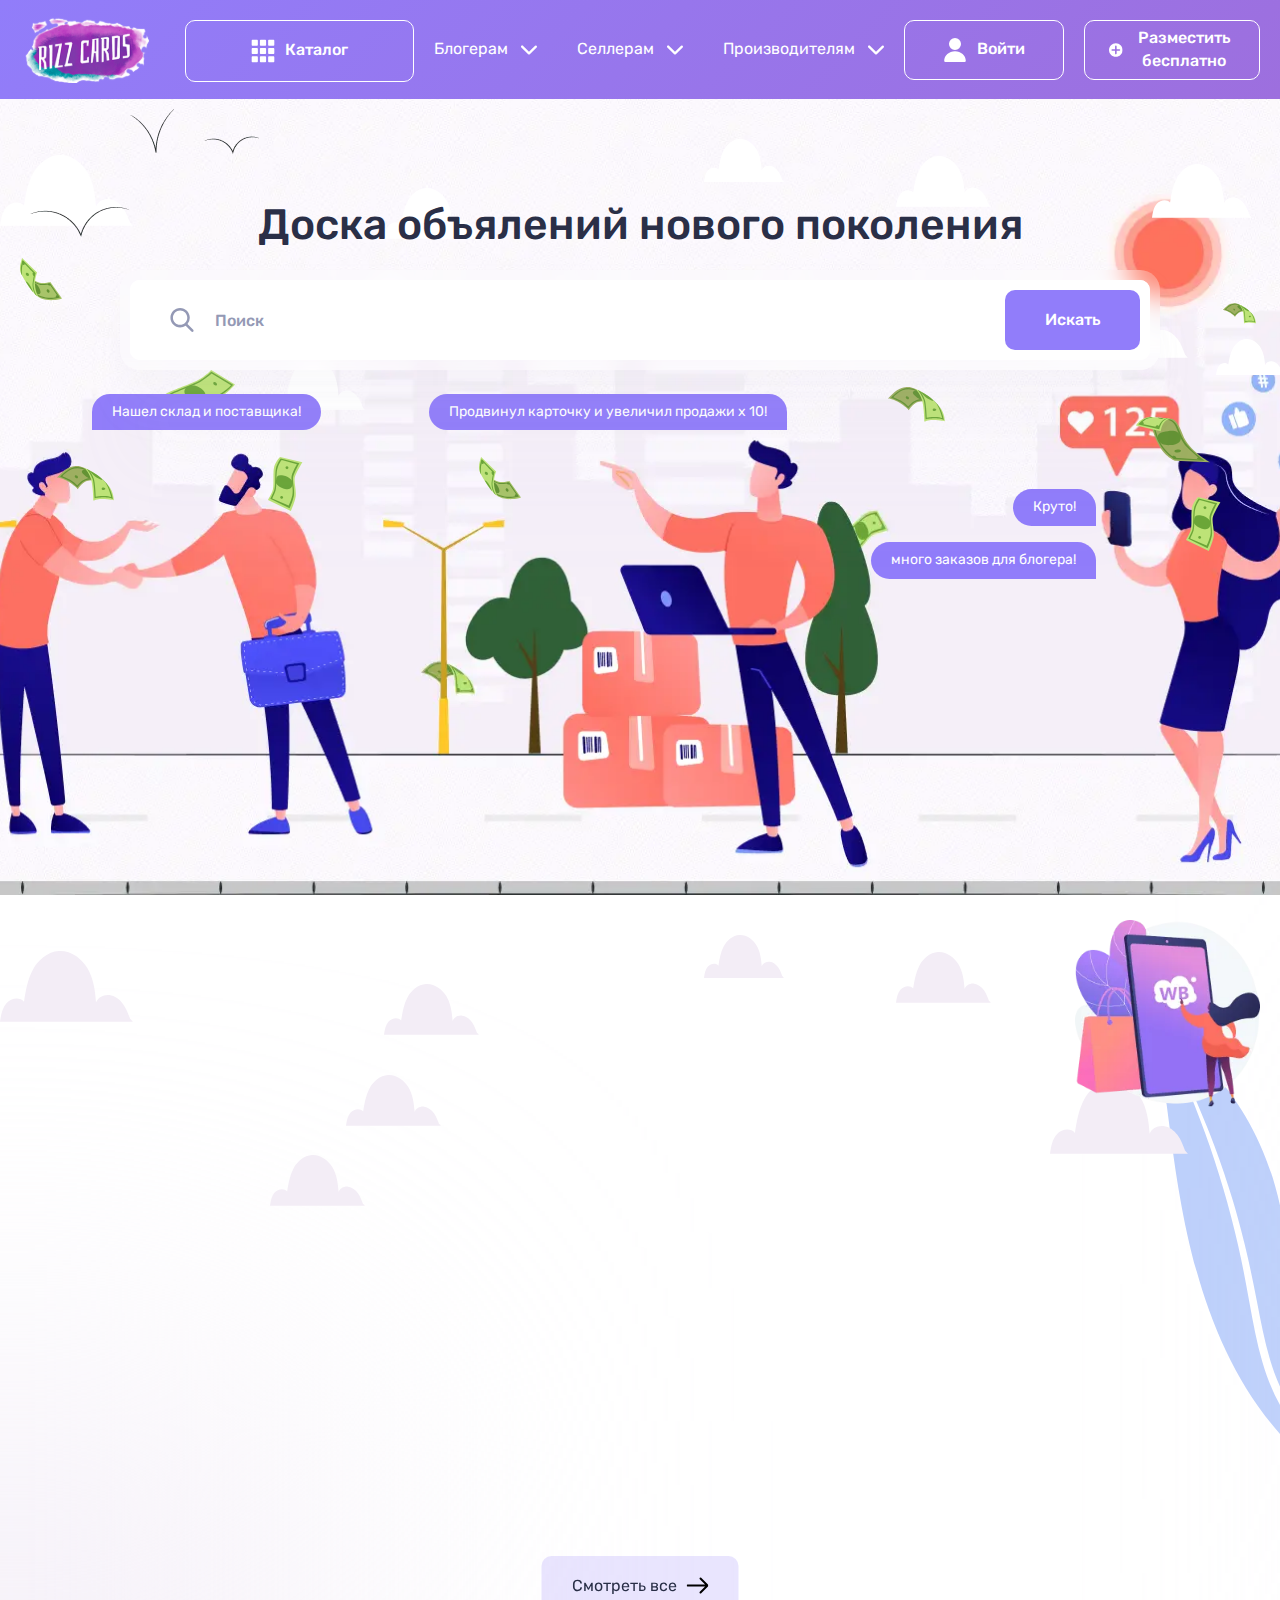
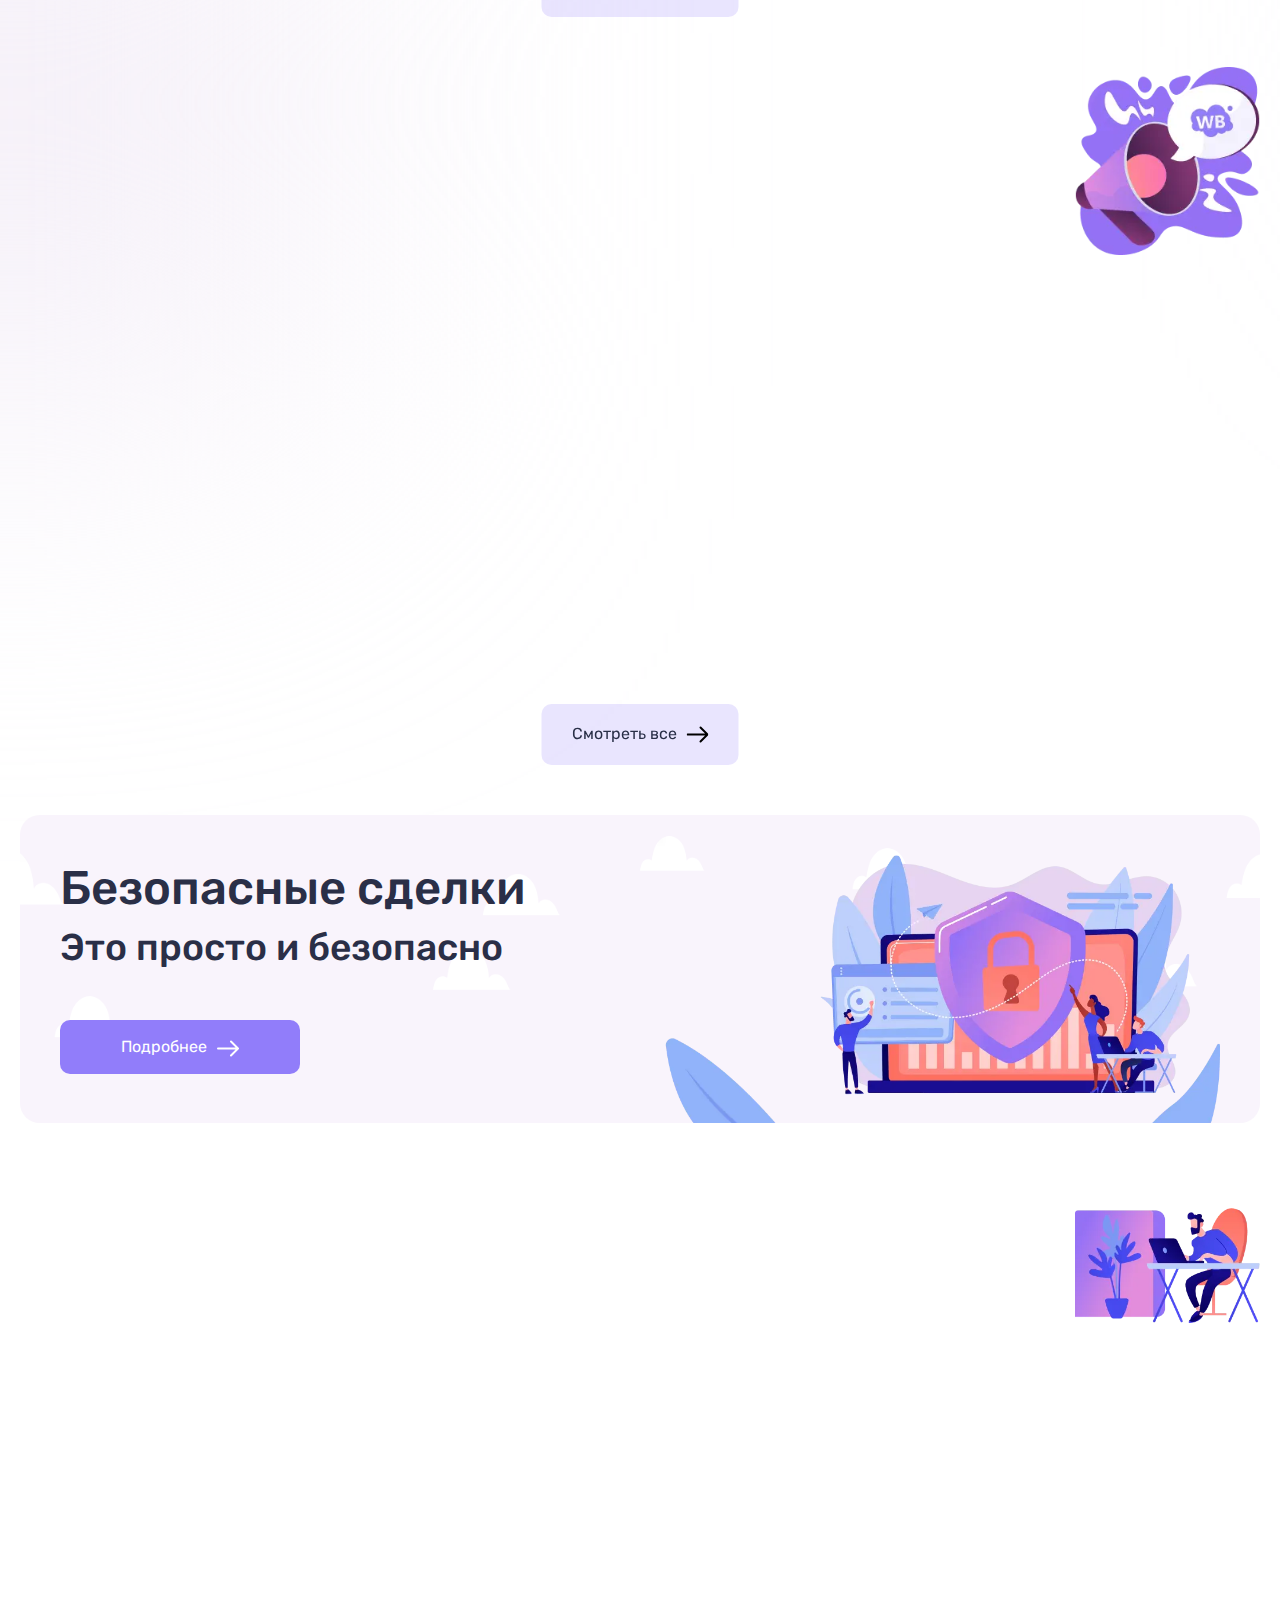
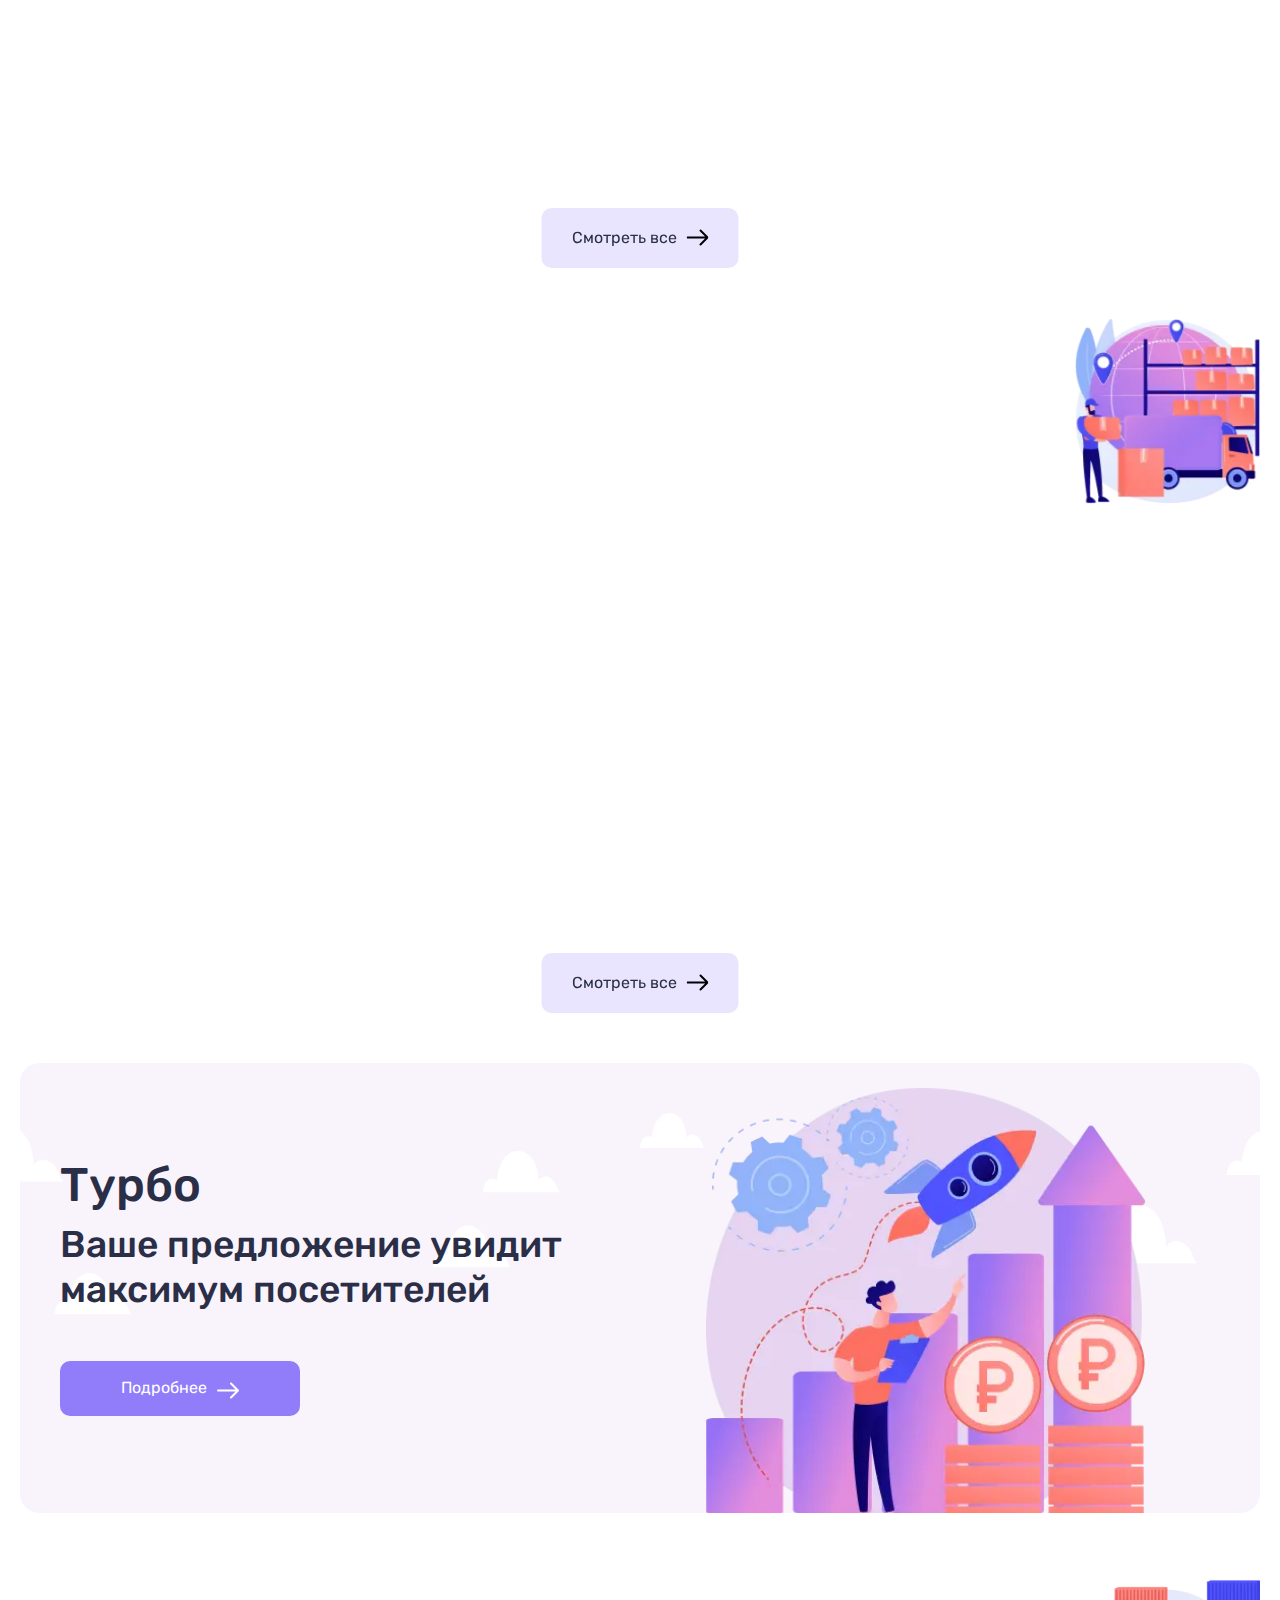
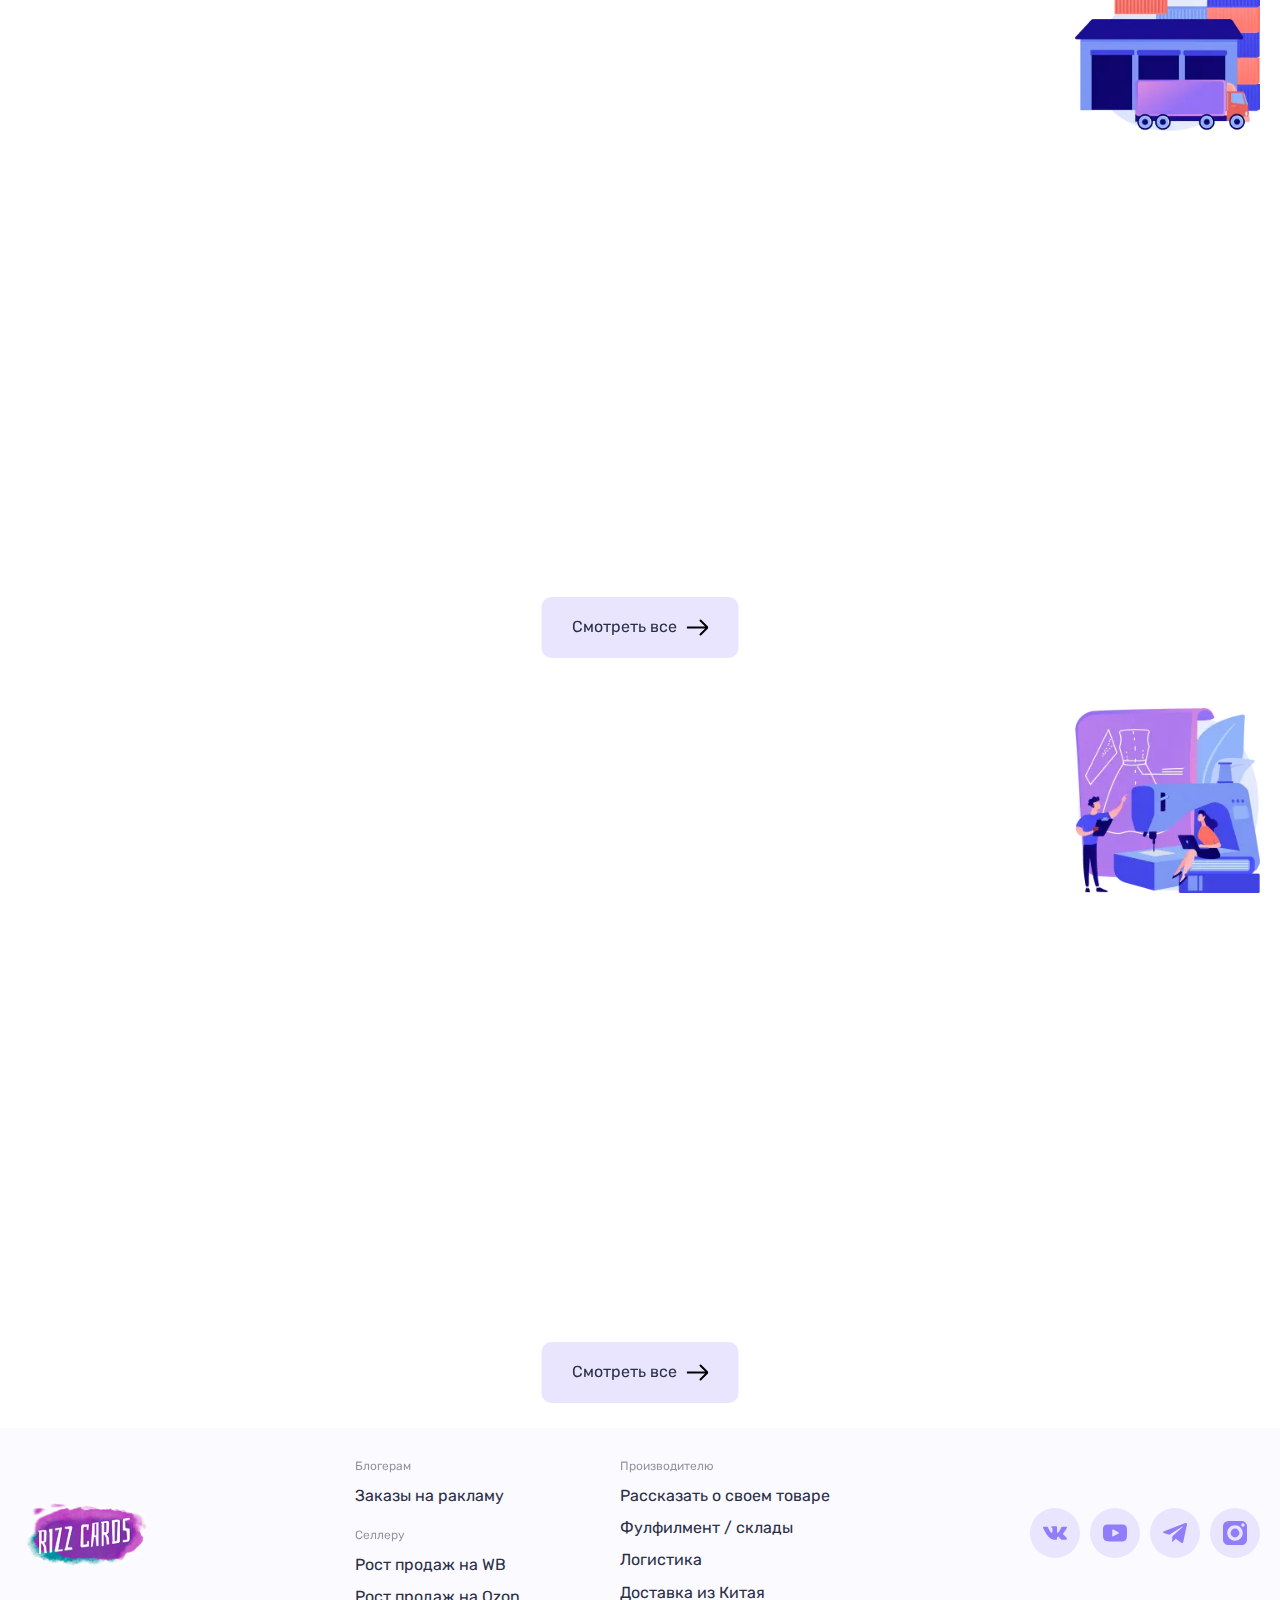
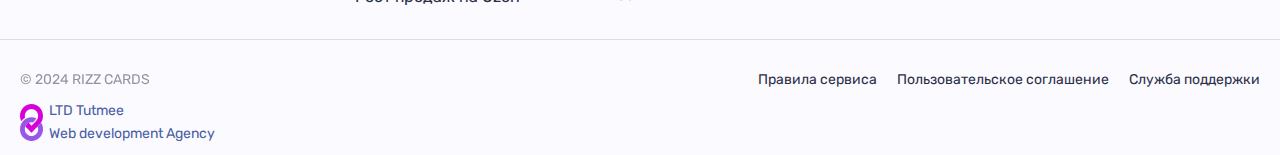
<file: index.html>
<!DOCTYPE html>
<html lang="ru">

<head>
   <meta charset="UTF-8">
   <meta http-equiv="X-UA-Compatible" content="IE=edge">
   <meta name="viewport" content="width=device-width, initial-scale=1.0">
   <meta name="description" content="Доска объялений нового поколения">
   <link rel="apple-touch-icon" sizes="180x180" href="apple-touch-icon.png">
   <link rel="icon" type="image/png" sizes="32x32" href="favicon-32x32.png">
   <link rel="icon" type="image/png" sizes="16x16" href="favicon-16x16.png">
   <link rel="icon" type="image/ico" href="favicon.ico">
   <meta name="msapplication-TileColor" content="#e5d8ed">
   <meta name="theme-color" content="#e5d8ed">
   <meta name="format-detection" content="telephone=no">
   <link rel="stylesheet" href="css/nouislider.min.css">
   <link rel="stylesheet" href="css/swiper-bundle.min.css">
   <link rel="stylesheet" href="css/style.css">
   <title>Rizz | Главная</title>
</head>

<body>
   <div class="wrapper">
      <div class="preloader">
         <span class="preloader__spinner"></span>
      </div>
      <header class="header element-animation">
         <div class="header__body container">
            <div class="header__top">
               <div class="header__logo">
                  <a href="index.html" aria-label="RizzCards">
                     <img src="img/logo.svg" alt="">
                  </a>
               </div>
               <form action="" method="" class="header__search">
                  <input type="search" placeholder="Поиск">
                  <button type="submit" class="header__search-submit" aria-label="Искать">
                     <svg class="header__search-icon">
                        <use xlink:href="img/icons/icons.svg#search"></use>
                     </svg>
                  </button>
               </form>
               <div class="header__add-buttons">
                  <button class="header__filter" aria-label="Фильтр">
                     <svg>
                        <use xlink:href="img/icons/icons.svg#filter"></use>
                     </svg>
                  </button>
                  <button class="header__menu-icon" aria-label="Меню">
                     <svg>
                        <use xlink:href="img/icons/icons.svg#burger"></use>
                     </svg>
                  </button>
               </div>
            </div>
            <div class="header__bottom">
               <div class="header__catalog">
                  <button class="header__catalog-button button" aria-label="Каталог">
                     <svg>
                        <use xlink:href="img/icons/icons.svg#menu"></use>
                     </svg>
                     <span>Каталог</span>
                  </button>
               </div>
               <div class="header__navigations">
                  <nav class="header__menu menu">
                     <ul class="menu__list">
                        <li class="menu__list-item">
                           <a href="" class="menu__link">
                              <span>Блогерам</span>
                              <svg class="menu__link-arrow">
                                 <use xlink:href="img/icons/icons.svg#chevron-down"></use>
                              </svg>
                           </a>
                           <ul class="menu__sublist">
                              <li><a href="" class="menu__sublist-link">Ссылка 1</a></li>
                              <li><a href="" class="menu__sublist-link">Ссылка 2</a></li>
                           </ul>
                        </li>
                        <li class="menu__list-item">
                           <a href="" class="menu__link">
                              <span>Селлерам</span>
                              <svg class="menu__link-arrow">
                                 <use xlink:href="img/icons/icons.svg#chevron-down"></use>
                              </svg>
                           </a>
                           <ul class="menu__sublist">
                              <li><a href="" class="menu__sublist-link">Рост продаж на WB</a></li>
                              <li><a href="" class="menu__sublist-link">Рост продаж на Ozon</a></li>
                           </ul>
                        </li>
                        <li class="menu__list-item">
                           <a href="" class="menu__link">
                              <span>Производителям</span>
                              <svg class="menu__link-arrow">
                                 <use xlink:href="img/icons/icons.svg#chevron-down"></use>
                              </svg>
                           </a>
                           <ul class="menu__sublist">
                              <li><a href="" class="menu__sublist-link">Ссылка 1</a></li>
                              <li><a href="" class="menu__sublist-link">Ссылка 2</a></li>
                           </ul>
                        </li>
                     </ul>
                  </nav>
                  <div class="header__buttons">
                     <button class="header__login button">
                        <svg>
                           <use xlink:href="img/icons/icons.svg#user"></use>
                        </svg>
                        <span>Войти</span>
                     </button>
                     <button class="header__add button">
                        <svg>
                           <use xlink:href="img/icons/icons.svg#plus"></use>
                        </svg>
                        <span>Разместить бесплатно</span>
                     </button>
                  </div>
               </div>
               <div class="header__tags">
                  <div class="header__tags-slider swiper">
                     <div class="header__tags-slider-wrapper swiper-wrapper">
                        <div class="header__tag swiper-slide">
                           <svg class="header__tag-icon">
                              <use xlink:href="img/icons/icons.svg#bloger"></use>
                           </svg>
                           <a href="catalog.html">Блогерам</a>
                        </div>
                        <div class="header__tag swiper-slide">
                           <svg class="header__tag-icon">
                              <use xlink:href="img/icons/icons.svg#seller"></use>
                           </svg>
                           <a href="catalog.html">Селлерам</a>
                        </div>
                        <div class="header__tag swiper-slide">
                           <svg class="header__tag-icon">
                              <use xlink:href="img/icons/icons.svg#manufact"></use>
                           </svg>
                           <a href="catalog.html">Производителям</a>
                        </div>
                     </div>
                  </div>
               </div>
            </div>
         </div>
         <div class="header__catalog-menu catalog-menu">
            <nav class="catalog-menu__nav">
               <div class="catalog-menu__categories">
                  <a href="catalog.html" class="catalog-menu__category" data-category="1">
                     <svg>
                        <use xlink:href="img/icons/icons.svg#w"></use>
                     </svg>
                     <span class="catalog-menu__category-text">Карточка WB</span>
                     <span class="quantity">(4)</span>
                  </a>
                  <a href="catalog.html" class="catalog-menu__category" data-category="2">
                     <svg>
                        <use xlink:href="img/icons/icons.svg#car"></use>
                     </svg>
                     <span class="catalog-menu__category-text">Транспорт</span>
                     <span class="quantity">(4)</span>
                  </a>
                  <a href="catalog.html" class="catalog-menu__category" data-category="3">
                     <svg>
                        <use xlink:href="img/icons/icons.svg#dish"></use>
                     </svg>
                     <span class="catalog-menu__category-text">Услуги</span>
                     <span class="quantity">(4)</span>
                  </a>
                  <a href="catalog.html" class="catalog-menu__category" data-category="4">
                     <svg>
                        <use xlink:href="img/icons/icons.svg#hands"></use>
                     </svg>
                     <span class="catalog-menu__category-text">Для бизнеса</span>
                     <span class="quantity">(4)</span>
                  </a>
                  <a href="catalog.html" class="catalog-menu__category" data-category="5">
                     <svg>
                        <use xlink:href="img/icons/icons.svg#baby"></use>
                     </svg>
                     <span class="catalog-menu__category-text">Детские товары</span>
                     <span class="quantity">(4)</span>
                  </a>
                  <a href="catalog.html" class="catalog-menu__category" data-category="6">
                     <svg>
                        <use xlink:href="img/icons/icons.svg#electric"></use>
                     </svg>
                     <span class="catalog-menu__category-text">Электроника</span>
                     <span class="quantity">(4)</span>
                  </a>
                  <a href="catalog.html" class="catalog-menu__category" data-category="7">
                     <svg>
                        <use xlink:href="img/icons/icons.svg#wear"></use>
                     </svg>
                     <span class="catalog-menu__category-text">Мода и стиль</span>
                     <span class="quantity">(4)</span>
                  </a>
                  <a href="catalog.html" class="catalog-menu__category" data-category="8">
                     <svg>
                        <use xlink:href="img/icons/icons.svg#cosmetic"></use>
                     </svg>
                     <span class="catalog-menu__category-text">Красота и здоровье</span>
                     <span class="quantity">(4)</span>
                  </a>
                  <a href="catalog.html" class="catalog-menu__category" data-category="9">
                     <svg>
                        <use xlink:href="img/icons/icons.svg#ball"></use>
                     </svg>
                     <span class="catalog-menu__category-text">Хобби и развлечения</span>
                     <span class="quantity">(4)</span>
                  </a>
                  <a href="catalog.html" class="catalog-menu__category" data-category="10">
                     <svg>
                        <use xlink:href="img/icons/icons.svg#sport"></use>
                     </svg>
                     <span class="catalog-menu__category-text">Спорт и отдых</span>
                     <span class="quantity">(4)</span>
                  </a>
                  <a href="catalog.html" class="catalog-menu__category" data-category="11">
                     <svg>
                        <use xlink:href="img/icons/icons.svg#shop"></use>
                     </svg>
                     <span class="catalog-menu__category-text">Для дома и дачи</span>
                     <span class="quantity">(4)</span>
                  </a>
                  <a href="catalog.html" class="catalog-menu__category" data-category="12">
                     <svg>
                        <use xlink:href="img/icons/icons.svg#animal"></use>
                     </svg>
                     <span class="catalog-menu__category-text">Животные</span>
                     <span class="quantity">(4)</span>
                  </a>
                  <a href="catalog.html" class="catalog-menu__category" data-category="13">
                     <svg>
                        <use xlink:href="img/icons/icons.svg#paint"></use>
                     </svg>
                     <span class="catalog-menu__category-text">Стройматериалы и инструменты</span>
                     <span class="quantity">(4)</span>
                  </a>
                  <a href="catalog.html" class="catalog-menu__category" data-category="14">
                     <svg>
                        <use xlink:href="img/icons/icons.svg#circle"></use>
                     </svg>
                     <span class="catalog-menu__category-text">Хэндмейд</span>
                     <span class="quantity">(4)</span>
                  </a>
                  <a href="catalog.html" class="catalog-menu__category" data-category="15">
                     <svg>
                        <use xlink:href="img/icons/icons.svg#port"></use>
                     </svg>
                     <span class="catalog-menu__category-text">Вакансии</span>
                     <span class="quantity">(4)</span>
                  </a>
               </div>
               <div class="catalog-menu__subcategories">
                  <div class="catalog-menu__subcategory" data-subcategory="1">
                     <a href="catalog.html" class="catalog-menu__title">
                        <svg class="catalog-menu__back">
                           <use xlink:href="img/icons/icons.svg#arrow-right"></use>
                        </svg>
                        Карточка WB</a>
                     <ul class="catalog-menu__list">
                        <li><a href="catalog.html" class="catalog-menu__link">Продажа квартиры <span
                                 class="quantity">(4)</span></a></li>
                        <li><a href="catalog.html" class="catalog-menu__link">Аренда комнаты длительно <span
                                 class="quantity">(4)</span></a></li>
                        <li><a href="catalog.html" class="catalog-menu__link">Продажа комнаты <span
                                 class="quantity">(4)</span></a></li>
                        <li><a href="catalog.html" class="catalog-menu__link">Аренда комнаты посуточно <span
                                 class="quantity">(4)</span></a></li>
                        <li><a href="catalog.html" class="catalog-menu__link">Продажа дома <span
                                 class="quantity">(4)</span></a></li>
                        <li><a href="catalog.html" class="catalog-menu__link">Аренда дома посуточно <span
                                 class="quantity">(4)</span></a>
                        </li>
                        <li><a href="catalog.html" class="catalog-menu__link">Аренда квартиры длительно <span
                                 class="quantity">(4)</span></a></li>
                        <li><a href="catalog.html" class="catalog-menu__link">Аренда дома длительно <span
                                 class="quantity">(4)</span></a>
                        </li>
                        <li><a href="catalog.html" class="catalog-menu__link">Аренда квартиры посуточно <span
                                 class="quantity">(4)</span></a></li>
                        <li><a href="catalog.html" class="catalog-menu__link">Коммерческая недвижимость <span
                                 class="quantity">(4)</span></a></li>
                        <li><a href="catalog.html" class="catalog-menu__link">Аренда комнаты длительно <span
                                 class="quantity">(4)</span></a></li>
                        <li><a href="catalog.html" class="catalog-menu__link">Прочие строения <span
                                 class="quantity">(4)</span></a></li>

                     </ul>
                  </div>
                  <div class="catalog-menu__subcategory" data-subcategory="2">
                     <a href="catalog.html" class="catalog-menu__title">
                        <svg class="catalog-menu__back">
                           <use xlink:href="img/icons/icons.svg#arrow-right"></use>
                        </svg>
                        Транспорт</a>
                     <ul class="catalog-menu__list">
                        <li><a href="catalog.html" class="catalog-menu__link">Продажа квартиры <span
                                 class="quantity">(4)</span></a></li>
                        <li><a href="catalog.html" class="catalog-menu__link">Аренда комнаты длительно <span
                                 class="quantity">(4)</span></a></li>
                        <li><a href="catalog.html" class="catalog-menu__link">Продажа комнаты <span
                                 class="quantity">(4)</span></a></li>
                        <li><a href="catalog.html" class="catalog-menu__link">Аренда комнаты посуточно <span
                                 class="quantity">(4)</span></a></li>
                        <li><a href="catalog.html" class="catalog-menu__link">Продажа дома <span
                                 class="quantity">(4)</span></a></li>
                        <li><a href="catalog.html" class="catalog-menu__link">Аренда дома посуточно <span
                                 class="quantity">(4)</span></a>
                        </li>
                        <li><a href="catalog.html" class="catalog-menu__link">Аренда квартиры длительно <span
                                 class="quantity">(4)</span></a></li>
                        <li><a href="catalog.html" class="catalog-menu__link">Аренда дома длительно <span
                                 class="quantity">(4)</span></a>
                        </li>
                        <li><a href="catalog.html" class="catalog-menu__link">Аренда квартиры посуточно <span
                                 class="quantity">(4)</span></a></li>
                        <li><a href="catalog.html" class="catalog-menu__link">Коммерческая недвижимость <span
                                 class="quantity">(4)</span></a></li>
                        <li><a href="catalog.html" class="catalog-menu__link">Аренда комнаты длительно <span
                                 class="quantity">(4)</span></a></li>
                        <li><a href="catalog.html" class="catalog-menu__link">Прочие строения <span
                                 class="quantity">(4)</span></a></li>
                     </ul>
                  </div>
                  <div class="catalog-menu__subcategory" data-subcategory="3">
                     <a href="catalog.html" class="catalog-menu__title">
                        <svg class="catalog-menu__back">
                           <use xlink:href="img/icons/icons.svg#arrow-right"></use>
                        </svg>
                        Услуги</a>
                     <ul class="catalog-menu__list">
                        <li><a href="catalog.html" class="catalog-menu__link">Продажа квартиры <span
                                 class="quantity">(4)</span></a></li>
                        <li><a href="catalog.html" class="catalog-menu__link">Аренда комнаты длительно <span
                                 class="quantity">(4)</span></a>
                        </li>
                        <li><a href="catalog.html" class="catalog-menu__link">Продажа комнаты <span
                                 class="quantity">(4)</span></a></li>
                        <li><a href="catalog.html" class="catalog-menu__link">Аренда комнаты посуточно <span
                                 class="quantity">(4)</span></a>
                        </li>
                        <li><a href="catalog.html" class="catalog-menu__link">Продажа дома <span
                                 class="quantity">(4)</span></a></li>
                        <li><a href="catalog.html" class="catalog-menu__link">Аренда дома посуточно <span
                                 class="quantity">(4)</span></a>
                        </li>
                        <li><a href="catalog.html" class="catalog-menu__link">Аренда квартиры длительно <span
                                 class="quantity">(4)</span></a>
                        </li>
                        <li><a href="catalog.html" class="catalog-menu__link">Аренда дома длительно <span
                                 class="quantity">(4)</span></a>
                        </li>
                        <li><a href="catalog.html" class="catalog-menu__link">Аренда квартиры посуточно <span
                                 class="quantity">(4)</span></a>
                        </li>
                        <li><a href="catalog.html" class="catalog-menu__link">Коммерческая недвижимость <span
                                 class="quantity">(4)</span></a>
                        </li>
                        <li><a href="catalog.html" class="catalog-menu__link">Аренда комнаты длительно <span
                                 class="quantity">(4)</span></a>
                        </li>
                        <li><a href="catalog.html" class="catalog-menu__link">Прочие строения <span
                                 class="quantity">(4)</span></a></li>
                     </ul>
                  </div>
               </div>
            </nav>
         </div>
      </header>
      <main>
         <section class="hero">
            <div class="hero__body container">
               <h1 class="hero__title element-animation">Доска объялений нового поколения</h1>
               <div class="hero__search element-animation">
                  <form class="hero__search-form">
                     <input type="text" placeholder="Поиск" class="hero__search-input">
                     <svg class="hero__search-icon">
                        <use xlink:href="img/icons/icons.svg#search"></use>
                     </svg>
                     <button type="submit" class="hero__search-button" aria-label="Искать"><span>Искать</span></button>
                  </form>
               </div>
               <div class="hero__talk talk-1">
                  <p class="element-animation">Нашел склад и поставщика!</p>
               </div>
               <div class="hero__talk talk-2">
                  <p class="element-animation">Продвинул карточку и увеличил продажи x 10!</p>
               </div>
               <div class="hero__talk talk-3">
                  <p class="element-animation">Круто!</p>
                  <p class="element-animation">много заказов для блогера!</p>
               </div>
               <div class="birds-1">
                  <picture>
                     <source srcset="img/hero/birds-1.webp" type="image/webp"><img src="img/hero/birds-1.png" alt="">
                  </picture>
               </div>
               <div class="birds-2">
                  <picture>
                     <source srcset="img/hero/birds-2.webp" type="image/webp"><img src="img/hero/birds-2.png" alt="">
                  </picture>
               </div>

               <div class="money money-1">
                  <img src="img/hero/money-1.svg" alt="">
               </div>
               <div class="money money-2">
                  <img src="img/hero/money-3.svg" alt="">
               </div>
               <div class="money money-3">
                  <img src="img/hero/money-2.svg" alt="">
               </div>
               <div class="money money-4">
                  <img src="img/hero/money-4.svg" alt="">
               </div>
               <div class="money money-5">
                  <img src="img/hero/money-1.svg" alt="">
               </div>
               <div class="money money-6">
                  <img src="img/hero/money-3.svg" alt="">
               </div>
               <div class="money money-7">
                  <img src="img/hero/money-5.svg" alt="">
               </div>
               <div class="money money-8">
                  <img src="img/hero/money-4.svg" alt="">
               </div>
               <div class="money money-9">
                  <img src="img/hero/money-3.svg" alt="">
               </div>
            </div>
            <div class="cloud cloud-1">
               <img src="img/hero/cloud.svg" alt="">
            </div>
            <div class="cloud cloud-2">
               <img src="img/hero/cloud.svg" alt="">
            </div>
            <div class="cloud cloud-3">
               <img src="img/hero/cloud.svg" alt="">
            </div>
            <div class="cloud cloud-4">
               <img src="img/hero/cloud.svg" alt="">
            </div>
            <div class="cloud cloud-5">
               <img src="img/hero/cloud.svg" alt="">
            </div>
            <div class="cloud cloud-6">
               <img src="img/hero/cloud.svg" alt="">
            </div>
            <div class="cloud cloud-7">
               <img src="img/hero/cloud.svg" alt="">
            </div>
            <div class="cloud cloud-8">
               <img src="img/hero/cloud.svg" alt="">
            </div>
            <div class="cloud cloud-9">
               <img src="img/hero/cloud.svg" alt="">
            </div>
            <div class="list-1">
               <img src="img/hero/sheet2.svg" alt="">
            </div>
            <div class="list-2">
               <img src="img/hero/sheet.svg" alt="">
            </div>
         </section>
         <section class="cat-block cat-block-1">
            <div class="cat-block__body container">
               <div class="cat-block__info">
                  <h2 class="cat-block__title element-animation">
                     Купить готовую<br> карточку <span class="wb">WB</span>/<span class="ozon">Ozon</span>
                  </h2>
                  <picture>
                     <source srcset="img/home/wb1.webp" type="image/webp"><img src="img/home/wb1.png" alt="">
                  </picture>
               </div>
               <div class="cat-block__content element-animation">
                  <div class="cat-block__slider swiper">
                     <div class="cat-block__slider-wrapper swiper-wrapper">
                        <a href="product-card.html" class="cat-block__slide product swiper-slide">
                           <div class="product__image">
                              <picture>
                                 <source srcset="img/products/img1.webp" type="image/webp"><img
                                    src="img/products/img1.png" alt="">
                              </picture>
                              <div class="product__images-button">
                                 <svg>
                                    <use xlink:href="img/icons/icons.svg#photo"></use>
                                 </svg>
                                 <span>3</span>
                              </div>
                           </div>
                           <div class="product__name">Продаю карточку товара</div>
                           <div class="product__price">150,000 ₽</div>
                           <div class="product__date">
                              <svg>
                                 <use xlink:href="img/icons/icons.svg#calendar"></use>
                              </svg>
                              01 июля 2024
                           </div>
                        </a>
                        <a href="product-card.html" class="cat-block__slide product swiper-slide">
                           <div class="product__image">
                              <picture>
                                 <source srcset="img/products/img2.webp" type="image/webp"><img
                                    src="img/products/img2.png" alt="">
                              </picture>
                              <div class="product__images-button">
                                 <svg>
                                    <use xlink:href="img/icons/icons.svg#photo"></use>
                                 </svg>
                                 <span>3</span>
                              </div>
                           </div>
                           <div class="product__name">Продаю карточку товара</div>
                           <div class="product__price">150,000 ₽</div>
                           <div class="product__date">
                              <svg>
                                 <use xlink:href="img/icons/icons.svg#calendar"></use>
                              </svg>
                              01 июля 2024
                           </div>
                        </a>
                        <a href="product-card.html" class="cat-block__slide product swiper-slide">
                           <div class="product__image">
                              <picture>
                                 <source srcset="img/products/img3.webp" type="image/webp"><img
                                    src="img/products/img3.png" alt="">
                              </picture>
                              <div class="product__images-button">
                                 <svg>
                                    <use xlink:href="img/icons/icons.svg#photo"></use>
                                 </svg>
                                 <span>3</span>
                              </div>
                           </div>
                           <div class="product__name">Продаю карточку товара</div>
                           <div class="product__price">150,000 ₽</div>
                           <div class="product__date">
                              <svg>
                                 <use xlink:href="img/icons/icons.svg#calendar"></use>
                              </svg>
                              01 июля 2024
                           </div>
                        </a>
                        <a href="product-card.html" class="cat-block__slide product swiper-slide">
                           <div class="product__image">
                              <picture>
                                 <source srcset="img/products/img4.webp" type="image/webp"><img
                                    src="img/products/img4.png" alt="">
                              </picture>
                              <div class="product__images-button">
                                 <svg>
                                    <use xlink:href="img/icons/icons.svg#photo"></use>
                                 </svg>
                                 <span>3</span>
                              </div>
                           </div>
                           <div class="product__name">Продаю карточку товара</div>
                           <div class="product__price">150,000 ₽</div>
                           <div class="product__date">
                              <svg>
                                 <use xlink:href="img/icons/icons.svg#calendar"></use>
                              </svg>
                              01 июля 2024
                           </div>
                        </a>
                        <a href="product-card.html" class="cat-block__slide product swiper-slide">
                           <div class="product__image">
                              <picture>
                                 <source srcset="img/products/img1.webp" type="image/webp"><img
                                    src="img/products/img1.png" alt="">
                              </picture>
                              <div class="product__images-button">
                                 <svg>
                                    <use xlink:href="img/icons/icons.svg#photo"></use>
                                 </svg>
                                 <span>3</span>
                              </div>
                           </div>
                           <div class="product__name">Продаю карточку товара</div>
                           <div class="product__price">150,000 ₽</div>
                           <div class="product__date">
                              <svg>
                                 <use xlink:href="img/icons/icons.svg#calendar"></use>
                              </svg>
                              01 июля 2024
                           </div>
                        </a>
                        <a href="product-card.html" class="cat-block__slide product swiper-slide">
                           <div class="product__image">
                              <picture>
                                 <source srcset="img/products/img2.webp" type="image/webp"><img
                                    src="img/products/img2.png" alt="">
                              </picture>
                              <div class="product__images-button">
                                 <svg>
                                    <use xlink:href="img/icons/icons.svg#photo"></use>
                                 </svg>
                                 <span>3</span>
                              </div>
                           </div>
                           <div class="product__name">Продаю карточку товара</div>
                           <div class="product__price">150,000 ₽</div>
                           <div class="product__date">
                              <svg>
                                 <use xlink:href="img/icons/icons.svg#calendar"></use>
                              </svg>
                              01 июля 2024
                           </div>
                        </a>
                        <a href="product-card.html" class="cat-block__slide product swiper-slide">
                           <div class="product__image">
                              <picture>
                                 <source srcset="img/products/img3.webp" type="image/webp"><img
                                    src="img/products/img3.png" alt="">
                              </picture>
                              <div class="product__images-button">
                                 <svg>
                                    <use xlink:href="img/icons/icons.svg#photo"></use>
                                 </svg>
                                 <span>3</span>
                              </div>
                           </div>
                           <div class="product__name">Продаю карточку товара</div>
                           <div class="product__price">150,000 ₽</div>
                           <div class="product__date">
                              <svg>
                                 <use xlink:href="img/icons/icons.svg#calendar"></use>
                              </svg>
                              01 июля 2024
                           </div>
                        </a>
                        <a href="product-card.html" class="cat-block__slide product swiper-slide">
                           <div class="product__image">
                              <picture>
                                 <source srcset="img/products/img4.webp" type="image/webp"><img
                                    src="img/products/img4.png" alt="">
                              </picture>
                              <div class="product__images-button">
                                 <svg>
                                    <use xlink:href="img/icons/icons.svg#photo"></use>
                                 </svg>
                                 <span>3</span>
                              </div>
                           </div>
                           <div class="product__name">Продаю карточку товара</div>
                           <div class="product__price">150,000 ₽</div>
                           <div class="product__date">
                              <svg>
                                 <use xlink:href="img/icons/icons.svg#calendar"></use>
                              </svg>
                              01 июля 2024
                           </div>
                        </a>
                     </div>
                     <div class="cat-block-slider-prev slider-button-prev swiper-button-prev">
                        <svg>
                           <use xlink:href="img/icons/icons.svg#arrow-right"></use>
                        </svg>
                     </div>
                     <div class="cat-block-slider-next slider-button-next swiper-button-next">
                        <svg>
                           <use xlink:href="img/icons/icons.svg#arrow-right"></use>
                        </svg>
                     </div>
                  </div>
               </div>
               <a href="catalog.html" class="show-more-link">
                  Смотреть все
                  <svg>
                     <use xlink:href="img/icons/icons.svg#arrow-right"></use>
                  </svg>
               </a>
               <button class="show-more-link show-more-products">
                  Показать еще
                  <svg>
                     <use xlink:href="img/icons/icons.svg#refresh"></use>
                  </svg>
               </button>
            </div>
            <div class="cloud cloud-1">
               <img src="img/hero/cloud-2.svg" alt="">
            </div>
            <div class="cloud cloud-2">
               <img src="img/hero/cloud-2.svg" alt="">
            </div>
            <div class="cloud cloud-3">
               <img src="img/hero/cloud-2.svg" alt="">
            </div>
            <div class="cloud cloud-4">
               <img src="img/hero/cloud-2.svg" alt="">
            </div>
            <div class="cloud cloud-5">
               <img src="img/hero/cloud-2.svg" alt="">
            </div>
            <div class="cloud cloud-6">
               <img src="img/hero/cloud-2.svg" alt="">
            </div>
            <div class="cloud cloud-7">
               <img src="img/hero/cloud-2.svg" alt="">
            </div>
            <div class="cloud cloud-8">
               <img src="img/hero/cloud-2.svg" alt="">
            </div>
            <div class="ellipse-1"></div>
            <div class="ellipse-2"></div>
         </section>
         <section class="cat-block">
            <div class="cat-block__body container">
               <div class="cat-block__info">
                  <h2 class="cat-block__title element-animation">
                     Продвигаться <br> на <span class="wb">WB</span>
                  </h2>
                  <picture>
                     <source srcset="img/home/wb2.webp" type="image/webp"><img src="img/home/wb2.png" alt="">
                  </picture>
               </div>
               <div class="cat-block__content element-animation">
                  <div class="cat-block__slider swiper">
                     <div class="cat-block__slider-wrapper swiper-wrapper">
                        <a href="product-card.html" class="cat-block__slide product swiper-slide">
                           <div class="product__image">
                              <picture>
                                 <source srcset="img/products/img1.webp" type="image/webp"><img
                                    src="img/products/img1.png" alt="">
                              </picture>
                              <div class="product__images-button">
                                 <svg>
                                    <use xlink:href="img/icons/icons.svg#photo"></use>
                                 </svg>
                                 <span>3</span>
                              </div>
                           </div>
                           <div class="product__name">Продаю карточку товара</div>
                           <div class="product__price">150,000 ₽</div>
                           <div class="product__date">
                              <svg>
                                 <use xlink:href="img/icons/icons.svg#calendar"></use>
                              </svg>
                              01 июля 2024
                           </div>
                        </a>
                        <a href="product-card.html" class="cat-block__slide product swiper-slide">
                           <div class="product__image">
                              <picture>
                                 <source srcset="img/products/img2.webp" type="image/webp"><img
                                    src="img/products/img2.png" alt="">
                              </picture>
                              <div class="product__images-button">
                                 <svg>
                                    <use xlink:href="img/icons/icons.svg#photo"></use>
                                 </svg>
                                 <span>3</span>
                              </div>
                           </div>
                           <div class="product__name">Продаю карточку товара</div>
                           <div class="product__price">150,000 ₽</div>
                           <div class="product__date">
                              <svg>
                                 <use xlink:href="img/icons/icons.svg#calendar"></use>
                              </svg>
                              01 июля 2024
                           </div>
                        </a>
                        <a href="product-card.html" class="cat-block__slide product swiper-slide">
                           <div class="product__image">
                              <picture>
                                 <source srcset="img/products/img3.webp" type="image/webp"><img
                                    src="img/products/img3.png" alt="">
                              </picture>
                              <div class="product__images-button">
                                 <svg>
                                    <use xlink:href="img/icons/icons.svg#photo"></use>
                                 </svg>
                                 <span>3</span>
                              </div>
                           </div>
                           <div class="product__name">Продаю карточку товара</div>
                           <div class="product__price">150,000 ₽</div>
                           <div class="product__date">
                              <svg>
                                 <use xlink:href="img/icons/icons.svg#calendar"></use>
                              </svg>
                              01 июля 2024
                           </div>
                        </a>
                        <a href="product-card.html" class="cat-block__slide product swiper-slide">
                           <div class="product__image">
                              <picture>
                                 <source srcset="img/products/img4.webp" type="image/webp"><img
                                    src="img/products/img4.png" alt="">
                              </picture>
                              <div class="product__images-button">
                                 <svg>
                                    <use xlink:href="img/icons/icons.svg#photo"></use>
                                 </svg>
                                 <span>3</span>
                              </div>
                           </div>
                           <div class="product__name">Продаю карточку товара</div>
                           <div class="product__price">150,000 ₽</div>
                           <div class="product__date">
                              <svg>
                                 <use xlink:href="img/icons/icons.svg#calendar"></use>
                              </svg>
                              01 июля 2024
                           </div>
                        </a>
                        <a href="product-card.html" class="cat-block__slide product swiper-slide">
                           <div class="product__image">
                              <picture>
                                 <source srcset="img/products/img1.webp" type="image/webp"><img
                                    src="img/products/img1.png" alt="">
                              </picture>
                              <div class="product__images-button">
                                 <svg>
                                    <use xlink:href="img/icons/icons.svg#photo"></use>
                                 </svg>
                                 <span>3</span>
                              </div>
                           </div>
                           <div class="product__name">Продаю карточку товара</div>
                           <div class="product__price">150,000 ₽</div>
                           <div class="product__date">
                              <svg>
                                 <use xlink:href="img/icons/icons.svg#calendar"></use>
                              </svg>
                              01 июля 2024
                           </div>
                        </a>
                        <a href="product-card.html" class="cat-block__slide product swiper-slide">
                           <div class="product__image">
                              <picture>
                                 <source srcset="img/products/img2.webp" type="image/webp"><img
                                    src="img/products/img2.png" alt="">
                              </picture>
                              <div class="product__images-button">
                                 <svg>
                                    <use xlink:href="img/icons/icons.svg#photo"></use>
                                 </svg>
                                 <span>3</span>
                              </div>
                           </div>
                           <div class="product__name">Продаю карточку товара</div>
                           <div class="product__price">150,000 ₽</div>
                           <div class="product__date">
                              <svg>
                                 <use xlink:href="img/icons/icons.svg#calendar"></use>
                              </svg>
                              01 июля 2024
                           </div>
                        </a>
                        <a href="product-card.html" class="cat-block__slide product swiper-slide">
                           <div class="product__image">
                              <picture>
                                 <source srcset="img/products/img3.webp" type="image/webp"><img
                                    src="img/products/img3.png" alt="">
                              </picture>
                              <div class="product__images-button">
                                 <svg>
                                    <use xlink:href="img/icons/icons.svg#photo"></use>
                                 </svg>
                                 <span>3</span>
                              </div>
                           </div>
                           <div class="product__name">Продаю карточку товара</div>
                           <div class="product__price">150,000 ₽</div>
                           <div class="product__date">
                              <svg>
                                 <use xlink:href="img/icons/icons.svg#calendar"></use>
                              </svg>
                              01 июля 2024
                           </div>
                        </a>
                        <a href="product-card.html" class="cat-block__slide product swiper-slide">
                           <div class="product__image">
                              <picture>
                                 <source srcset="img/products/img4.webp" type="image/webp"><img
                                    src="img/products/img4.png" alt="">
                              </picture>
                              <div class="product__images-button">
                                 <svg>
                                    <use xlink:href="img/icons/icons.svg#photo"></use>
                                 </svg>
                                 <span>3</span>
                              </div>
                           </div>
                           <div class="product__name">Продаю карточку товара</div>
                           <div class="product__price">150,000 ₽</div>
                           <div class="product__date">
                              <svg>
                                 <use xlink:href="img/icons/icons.svg#calendar"></use>
                              </svg>
                              01 июля 2024
                           </div>
                        </a>
                     </div>
                     <div class="cat-block-slider-prev slider-button-prev swiper-button-prev">
                        <svg>
                           <use xlink:href="img/icons/icons.svg#arrow-right"></use>
                        </svg>
                     </div>
                     <div class="cat-block-slider-next slider-button-next swiper-button-next">
                        <svg>
                           <use xlink:href="img/icons/icons.svg#arrow-right"></use>
                        </svg>
                     </div>
                  </div>
               </div>
               <a href="catalog.html" class="show-more-link">
                  Смотреть все
                  <svg>
                     <use xlink:href="img/icons/icons.svg#arrow-right"></use>
                  </svg>
               </a>
               <button class="show-more-link show-more-products">
                  Показать еще
                  <svg>
                     <use xlink:href="img/icons/icons.svg#refresh"></use>
                  </svg>
               </button>
            </div>
         </section>
         <section class="infoblock">
            <div class="infoblock__body container">
               <div class="infoblock__text">
                  <h3 class="infoblock__title">Безопасные сделки</h3>
                  <h4 class="infoblock__subtitle">Это просто и безопасно</h4>
                  <div class="infoblock__link">
                     <a href="">Подробнее
                        <svg>
                           <use xlink:href="img/icons/icons.svg#arrow-right"></use>
                        </svg>
                     </a>
                  </div>
               </div>
               <div class="infoblock__image">
                  <picture>
                     <source srcset="img/home/infoblock-image-1.webp" type="image/webp"><img
                        src="img/home/infoblock-image-1.png" alt="">
                  </picture>
               </div>
            </div>
         </section>
         <section class="cat-block">
            <div class="cat-block__body container">
               <div class="cat-block__info">
                  <h2 class="cat-block__title element-animation">
                     Найди <br> <span class="wb">исполнителя</span>
                  </h2>
                  <picture>
                     <source srcset="img/home/wb3.webp" type="image/webp"><img src="img/home/wb3.png" alt="">
                  </picture>
               </div>
               <div class="cat-block__content element-animation">
                  <div class="cat-block__slider swiper">
                     <div class="cat-block__slider-wrapper swiper-wrapper">
                        <a href="product-card.html" class="cat-block__slide product swiper-slide">
                           <div class="product__image">
                              <picture>
                                 <source srcset="img/products/img1.webp" type="image/webp"><img
                                    src="img/products/img1.png" alt="">
                              </picture>
                              <div class="product__images-button">
                                 <svg>
                                    <use xlink:href="img/icons/icons.svg#photo"></use>
                                 </svg>
                                 <span>3</span>
                              </div>
                           </div>
                           <div class="product__name">Продаю карточку товара</div>
                           <div class="product__price">150,000 ₽</div>
                           <div class="product__date">
                              <svg>
                                 <use xlink:href="img/icons/icons.svg#calendar"></use>
                              </svg>
                              01 июля 2024
                           </div>
                        </a>
                        <a href="product-card.html" class="cat-block__slide product swiper-slide">
                           <div class="product__image">
                              <picture>
                                 <source srcset="img/products/img2.webp" type="image/webp"><img
                                    src="img/products/img2.png" alt="">
                              </picture>
                              <div class="product__images-button">
                                 <svg>
                                    <use xlink:href="img/icons/icons.svg#photo"></use>
                                 </svg>
                                 <span>3</span>
                              </div>
                           </div>
                           <div class="product__name">Продаю карточку товара</div>
                           <div class="product__price">150,000 ₽</div>
                           <div class="product__date">
                              <svg>
                                 <use xlink:href="img/icons/icons.svg#calendar"></use>
                              </svg>
                              01 июля 2024
                           </div>
                        </a>
                        <a href="product-card.html" class="cat-block__slide product swiper-slide">
                           <div class="product__image">
                              <picture>
                                 <source srcset="img/products/img3.webp" type="image/webp"><img
                                    src="img/products/img3.png" alt="">
                              </picture>
                              <div class="product__images-button">
                                 <svg>
                                    <use xlink:href="img/icons/icons.svg#photo"></use>
                                 </svg>
                                 <span>3</span>
                              </div>
                           </div>
                           <div class="product__name">Продаю карточку товара</div>
                           <div class="product__price">150,000 ₽</div>
                           <div class="product__date">
                              <svg>
                                 <use xlink:href="img/icons/icons.svg#calendar"></use>
                              </svg>
                              01 июля 2024
                           </div>
                        </a>
                        <a href="product-card.html" class="cat-block__slide product swiper-slide">
                           <div class="product__image">
                              <picture>
                                 <source srcset="img/products/img4.webp" type="image/webp"><img
                                    src="img/products/img4.png" alt="">
                              </picture>
                              <div class="product__images-button">
                                 <svg>
                                    <use xlink:href="img/icons/icons.svg#photo"></use>
                                 </svg>
                                 <span>3</span>
                              </div>
                           </div>
                           <div class="product__name">Продаю карточку товара</div>
                           <div class="product__price">150,000 ₽</div>
                           <div class="product__date">
                              <svg>
                                 <use xlink:href="img/icons/icons.svg#calendar"></use>
                              </svg>
                              01 июля 2024
                           </div>
                        </a>
                        <a href="product-card.html" class="cat-block__slide product swiper-slide">
                           <div class="product__image">
                              <picture>
                                 <source srcset="img/products/img1.webp" type="image/webp"><img
                                    src="img/products/img1.png" alt="">
                              </picture>
                              <div class="product__images-button">
                                 <svg>
                                    <use xlink:href="img/icons/icons.svg#photo"></use>
                                 </svg>
                                 <span>3</span>
                              </div>
                           </div>
                           <div class="product__name">Продаю карточку товара</div>
                           <div class="product__price">150,000 ₽</div>
                           <div class="product__date">
                              <svg>
                                 <use xlink:href="img/icons/icons.svg#calendar"></use>
                              </svg>
                              01 июля 2024
                           </div>
                        </a>
                        <a href="product-card.html" class="cat-block__slide product swiper-slide">
                           <div class="product__image">
                              <picture>
                                 <source srcset="img/products/img2.webp" type="image/webp"><img
                                    src="img/products/img2.png" alt="">
                              </picture>
                              <div class="product__images-button">
                                 <svg>
                                    <use xlink:href="img/icons/icons.svg#photo"></use>
                                 </svg>
                                 <span>3</span>
                              </div>
                           </div>
                           <div class="product__name">Продаю карточку товара</div>
                           <div class="product__price">150,000 ₽</div>
                           <div class="product__date">
                              <svg>
                                 <use xlink:href="img/icons/icons.svg#calendar"></use>
                              </svg>
                              01 июля 2024
                           </div>
                        </a>
                        <a href="product-card.html" class="cat-block__slide product swiper-slide">
                           <div class="product__image">
                              <picture>
                                 <source srcset="img/products/img3.webp" type="image/webp"><img
                                    src="img/products/img3.png" alt="">
                              </picture>
                              <div class="product__images-button">
                                 <svg>
                                    <use xlink:href="img/icons/icons.svg#photo"></use>
                                 </svg>
                                 <span>3</span>
                              </div>
                           </div>
                           <div class="product__name">Продаю карточку товара</div>
                           <div class="product__price">150,000 ₽</div>
                           <div class="product__date">
                              <svg>
                                 <use xlink:href="img/icons/icons.svg#calendar"></use>
                              </svg>
                              01 июля 2024
                           </div>
                        </a>
                        <a href="product-card.html" class="cat-block__slide product swiper-slide">
                           <div class="product__image">
                              <picture>
                                 <source srcset="img/products/img4.webp" type="image/webp"><img
                                    src="img/products/img4.png" alt="">
                              </picture>
                              <div class="product__images-button">
                                 <svg>
                                    <use xlink:href="img/icons/icons.svg#photo"></use>
                                 </svg>
                                 <span>3</span>
                              </div>
                           </div>
                           <div class="product__name">Продаю карточку товара</div>
                           <div class="product__price">150,000 ₽</div>
                           <div class="product__date">
                              <svg>
                                 <use xlink:href="img/icons/icons.svg#calendar"></use>
                              </svg>
                              01 июля 2024
                           </div>
                        </a>
                     </div>
                     <div class="cat-block-slider-prev slider-button-prev swiper-button-prev">
                        <svg>
                           <use xlink:href="img/icons/icons.svg#arrow-right"></use>
                        </svg>
                     </div>
                     <div class="cat-block-slider-next slider-button-next swiper-button-next">
                        <svg>
                           <use xlink:href="img/icons/icons.svg#arrow-right"></use>
                        </svg>
                     </div>
                  </div>
               </div>
               <a href="catalog.html" class="show-more-link">
                  Смотреть все
                  <svg>
                     <use xlink:href="img/icons/icons.svg#arrow-right"></use>
                  </svg>
               </a>
               <button class="show-more-link show-more-products">
                  Показать еще
                  <svg>
                     <use xlink:href="img/icons/icons.svg#refresh"></use>
                  </svg>
               </button>
            </div>
         </section>
         <section class="cat-block">
            <div class="cat-block__body container">
               <div class="cat-block__info">
                  <h2 class="cat-block__title element-animation">
                     Услуги <br> <span class="wb">логистики</span>
                  </h2>
                  <picture>
                     <source srcset="img/home/wb4.webp" type="image/webp"><img src="img/home/wb4.png" alt="">
                  </picture>
               </div>
               <div class="cat-block__content element-animation">
                  <div class="cat-block__slider swiper">
                     <div class="cat-block__slider-wrapper swiper-wrapper">
                        <a href="product-card.html" class="cat-block__slide product swiper-slide">
                           <div class="product__image">
                              <picture>
                                 <source srcset="img/products/img1.webp" type="image/webp"><img
                                    src="img/products/img1.png" alt="">
                              </picture>
                              <div class="product__images-button">
                                 <svg>
                                    <use xlink:href="img/icons/icons.svg#photo"></use>
                                 </svg>
                                 <span>3</span>
                              </div>
                           </div>
                           <div class="product__name">Продаю карточку товара</div>
                           <div class="product__price">150,000 ₽</div>
                           <div class="product__date">
                              <svg>
                                 <use xlink:href="img/icons/icons.svg#calendar"></use>
                              </svg>
                              01 июля 2024
                           </div>
                        </a>
                        <a href="product-card.html" class="cat-block__slide product swiper-slide">
                           <div class="product__image">
                              <picture>
                                 <source srcset="img/products/img2.webp" type="image/webp"><img
                                    src="img/products/img2.png" alt="">
                              </picture>
                              <div class="product__images-button">
                                 <svg>
                                    <use xlink:href="img/icons/icons.svg#photo"></use>
                                 </svg>
                                 <span>3</span>
                              </div>
                           </div>
                           <div class="product__name">Продаю карточку товара</div>
                           <div class="product__price">150,000 ₽</div>
                           <div class="product__date">
                              <svg>
                                 <use xlink:href="img/icons/icons.svg#calendar"></use>
                              </svg>
                              01 июля 2024
                           </div>
                        </a>
                        <a href="product-card.html" class="cat-block__slide product swiper-slide">
                           <div class="product__image">
                              <picture>
                                 <source srcset="img/products/img3.webp" type="image/webp"><img
                                    src="img/products/img3.png" alt="">
                              </picture>
                              <div class="product__images-button">
                                 <svg>
                                    <use xlink:href="img/icons/icons.svg#photo"></use>
                                 </svg>
                                 <span>3</span>
                              </div>
                           </div>
                           <div class="product__name">Продаю карточку товара</div>
                           <div class="product__price">150,000 ₽</div>
                           <div class="product__date">
                              <svg>
                                 <use xlink:href="img/icons/icons.svg#calendar"></use>
                              </svg>
                              01 июля 2024
                           </div>
                        </a>
                        <a href="product-card.html" class="cat-block__slide product swiper-slide">
                           <div class="product__image">
                              <picture>
                                 <source srcset="img/products/img4.webp" type="image/webp"><img
                                    src="img/products/img4.png" alt="">
                              </picture>
                              <div class="product__images-button">
                                 <svg>
                                    <use xlink:href="img/icons/icons.svg#photo"></use>
                                 </svg>
                                 <span>3</span>
                              </div>
                           </div>
                           <div class="product__name">Продаю карточку товара</div>
                           <div class="product__price">150,000 ₽</div>
                           <div class="product__date">
                              <svg>
                                 <use xlink:href="img/icons/icons.svg#calendar"></use>
                              </svg>
                              01 июля 2024
                           </div>
                        </a>
                        <a href="product-card.html" class="cat-block__slide product swiper-slide">
                           <div class="product__image">
                              <picture>
                                 <source srcset="img/products/img1.webp" type="image/webp"><img
                                    src="img/products/img1.png" alt="">
                              </picture>
                              <div class="product__images-button">
                                 <svg>
                                    <use xlink:href="img/icons/icons.svg#photo"></use>
                                 </svg>
                                 <span>3</span>
                              </div>
                           </div>
                           <div class="product__name">Продаю карточку товара</div>
                           <div class="product__price">150,000 ₽</div>
                           <div class="product__date">
                              <svg>
                                 <use xlink:href="img/icons/icons.svg#calendar"></use>
                              </svg>
                              01 июля 2024
                           </div>
                        </a>
                        <a href="product-card.html" class="cat-block__slide product swiper-slide">
                           <div class="product__image">
                              <picture>
                                 <source srcset="img/products/img2.webp" type="image/webp"><img
                                    src="img/products/img2.png" alt="">
                              </picture>
                              <div class="product__images-button">
                                 <svg>
                                    <use xlink:href="img/icons/icons.svg#photo"></use>
                                 </svg>
                                 <span>3</span>
                              </div>
                           </div>
                           <div class="product__name">Продаю карточку товара</div>
                           <div class="product__price">150,000 ₽</div>
                           <div class="product__date">
                              <svg>
                                 <use xlink:href="img/icons/icons.svg#calendar"></use>
                              </svg>
                              01 июля 2024
                           </div>
                        </a>
                        <a href="product-card.html" class="cat-block__slide product swiper-slide">
                           <div class="product__image">
                              <picture>
                                 <source srcset="img/products/img3.webp" type="image/webp"><img
                                    src="img/products/img3.png" alt="">
                              </picture>
                              <div class="product__images-button">
                                 <svg>
                                    <use xlink:href="img/icons/icons.svg#photo"></use>
                                 </svg>
                                 <span>3</span>
                              </div>
                           </div>
                           <div class="product__name">Продаю карточку товара</div>
                           <div class="product__price">150,000 ₽</div>
                           <div class="product__date">
                              <svg>
                                 <use xlink:href="img/icons/icons.svg#calendar"></use>
                              </svg>
                              01 июля 2024
                           </div>
                        </a>
                        <a href="product-card.html" class="cat-block__slide product swiper-slide">
                           <div class="product__image">
                              <picture>
                                 <source srcset="img/products/img4.webp" type="image/webp"><img
                                    src="img/products/img4.png" alt="">
                              </picture>
                              <div class="product__images-button">
                                 <svg>
                                    <use xlink:href="img/icons/icons.svg#photo"></use>
                                 </svg>
                                 <span>3</span>
                              </div>
                           </div>
                           <div class="product__name">Продаю карточку товара</div>
                           <div class="product__price">150,000 ₽</div>
                           <div class="product__date">
                              <svg>
                                 <use xlink:href="img/icons/icons.svg#calendar"></use>
                              </svg>
                              01 июля 2024
                           </div>
                        </a>
                     </div>
                     <div class="cat-block-slider-prev slider-button-prev swiper-button-prev">
                        <svg>
                           <use xlink:href="img/icons/icons.svg#arrow-right"></use>
                        </svg>
                     </div>
                     <div class="cat-block-slider-next slider-button-next swiper-button-next">
                        <svg>
                           <use xlink:href="img/icons/icons.svg#arrow-right"></use>
                        </svg>
                     </div>
                  </div>
               </div>
               <a href="catalog.html" class="show-more-link">
                  Смотреть все
                  <svg>
                     <use xlink:href="img/icons/icons.svg#arrow-right"></use>
                  </svg>
               </a>
               <button class="show-more-link show-more-products">
                  Показать еще
                  <svg>
                     <use xlink:href="img/icons/icons.svg#refresh"></use>
                  </svg>
               </button>
            </div>
         </section>
         <section class="infoblock">
            <div class="infoblock__body container">
               <div class="infoblock__text">
                  <h3 class="infoblock__title">Турбо</h3>
                  <h4 class="infoblock__subtitle">Ваше предложение увидит максимум посетителей</h4>
                  <div class="infoblock__link">
                     <a href="">Подробнее
                        <svg>
                           <use xlink:href="img/icons/icons.svg#arrow-right"></use>
                        </svg>
                     </a>
                  </div>
               </div>
               <div class="infoblock__image infoblock__image-2">
                  <picture>
                     <source srcset="img/home/infoblock-image-2.webp" type="image/webp"><img
                        src="img/home/infoblock-image-2.png" alt="">
                  </picture>
               </div>
            </div>
         </section>
         <section class="cat-block">
            <div class="cat-block__body container">
               <div class="cat-block__info">
                  <h2 class="cat-block__title element-animation">
                     Фулфилмены / <br> склады
                  </h2>
                  <picture>
                     <source srcset="img/home/wb5.webp" type="image/webp"><img src="img/home/wb5.png" alt="">
                  </picture>
               </div>
               <div class="cat-block__content element-animation">
                  <div class="cat-block__slider swiper">
                     <div class="cat-block__slider-wrapper swiper-wrapper">
                        <a href="product-card.html" class="cat-block__slide product swiper-slide">
                           <div class="product__image">
                              <picture>
                                 <source srcset="img/products/img1.webp" type="image/webp"><img
                                    src="img/products/img1.png" alt="">
                              </picture>
                              <div class="product__images-button">
                                 <svg>
                                    <use xlink:href="img/icons/icons.svg#photo"></use>
                                 </svg>
                                 <span>3</span>
                              </div>
                           </div>
                           <div class="product__name">Продаю карточку товара</div>
                           <div class="product__price">150,000 ₽</div>
                           <div class="product__date">
                              <svg>
                                 <use xlink:href="img/icons/icons.svg#calendar"></use>
                              </svg>
                              01 июля 2024
                           </div>
                        </a>
                        <a href="product-card.html" class="cat-block__slide product swiper-slide">
                           <div class="product__image">
                              <picture>
                                 <source srcset="img/products/img2.webp" type="image/webp"><img
                                    src="img/products/img2.png" alt="">
                              </picture>
                              <div class="product__images-button">
                                 <svg>
                                    <use xlink:href="img/icons/icons.svg#photo"></use>
                                 </svg>
                                 <span>3</span>
                              </div>
                           </div>
                           <div class="product__name">Продаю карточку товара</div>
                           <div class="product__price">150,000 ₽</div>
                           <div class="product__date">
                              <svg>
                                 <use xlink:href="img/icons/icons.svg#calendar"></use>
                              </svg>
                              01 июля 2024
                           </div>
                        </a>
                        <a href="product-card.html" class="cat-block__slide product swiper-slide">
                           <div class="product__image">
                              <picture>
                                 <source srcset="img/products/img3.webp" type="image/webp"><img
                                    src="img/products/img3.png" alt="">
                              </picture>
                              <div class="product__images-button">
                                 <svg>
                                    <use xlink:href="img/icons/icons.svg#photo"></use>
                                 </svg>
                                 <span>3</span>
                              </div>
                           </div>
                           <div class="product__name">Продаю карточку товара</div>
                           <div class="product__price">150,000 ₽</div>
                           <div class="product__date">
                              <svg>
                                 <use xlink:href="img/icons/icons.svg#calendar"></use>
                              </svg>
                              01 июля 2024
                           </div>
                        </a>
                        <a href="product-card.html" class="cat-block__slide product swiper-slide">
                           <div class="product__image">
                              <picture>
                                 <source srcset="img/products/img4.webp" type="image/webp"><img
                                    src="img/products/img4.png" alt="">
                              </picture>
                              <div class="product__images-button">
                                 <svg>
                                    <use xlink:href="img/icons/icons.svg#photo"></use>
                                 </svg>
                                 <span>3</span>
                              </div>
                           </div>
                           <div class="product__name">Продаю карточку товара</div>
                           <div class="product__price">150,000 ₽</div>
                           <div class="product__date">
                              <svg>
                                 <use xlink:href="img/icons/icons.svg#calendar"></use>
                              </svg>
                              01 июля 2024
                           </div>
                        </a>
                        <a href="product-card.html" class="cat-block__slide product swiper-slide">
                           <div class="product__image">
                              <picture>
                                 <source srcset="img/products/img1.webp" type="image/webp"><img
                                    src="img/products/img1.png" alt="">
                              </picture>
                              <div class="product__images-button">
                                 <svg>
                                    <use xlink:href="img/icons/icons.svg#photo"></use>
                                 </svg>
                                 <span>3</span>
                              </div>
                           </div>
                           <div class="product__name">Продаю карточку товара</div>
                           <div class="product__price">150,000 ₽</div>
                           <div class="product__date">
                              <svg>
                                 <use xlink:href="img/icons/icons.svg#calendar"></use>
                              </svg>
                              01 июля 2024
                           </div>
                        </a>
                        <a href="product-card.html" class="cat-block__slide product swiper-slide">
                           <div class="product__image">
                              <picture>
                                 <source srcset="img/products/img2.webp" type="image/webp"><img
                                    src="img/products/img2.png" alt="">
                              </picture>
                              <div class="product__images-button">
                                 <svg>
                                    <use xlink:href="img/icons/icons.svg#photo"></use>
                                 </svg>
                                 <span>3</span>
                              </div>
                           </div>
                           <div class="product__name">Продаю карточку товара</div>
                           <div class="product__price">150,000 ₽</div>
                           <div class="product__date">
                              <svg>
                                 <use xlink:href="img/icons/icons.svg#calendar"></use>
                              </svg>
                              01 июля 2024
                           </div>
                        </a>
                        <a href="product-card.html" class="cat-block__slide product swiper-slide">
                           <div class="product__image">
                              <picture>
                                 <source srcset="img/products/img3.webp" type="image/webp"><img
                                    src="img/products/img3.png" alt="">
                              </picture>
                              <div class="product__images-button">
                                 <svg>
                                    <use xlink:href="img/icons/icons.svg#photo"></use>
                                 </svg>
                                 <span>3</span>
                              </div>
                           </div>
                           <div class="product__name">Продаю карточку товара</div>
                           <div class="product__price">150,000 ₽</div>
                           <div class="product__date">
                              <svg>
                                 <use xlink:href="img/icons/icons.svg#calendar"></use>
                              </svg>
                              01 июля 2024
                           </div>
                        </a>
                        <a href="product-card.html" class="cat-block__slide product swiper-slide">
                           <div class="product__image">
                              <picture>
                                 <source srcset="img/products/img4.webp" type="image/webp"><img
                                    src="img/products/img4.png" alt="">
                              </picture>
                              <div class="product__images-button">
                                 <svg>
                                    <use xlink:href="img/icons/icons.svg#photo"></use>
                                 </svg>
                                 <span>3</span>
                              </div>
                           </div>
                           <div class="product__name">Продаю карточку товара</div>
                           <div class="product__price">150,000 ₽</div>
                           <div class="product__date">
                              <svg>
                                 <use xlink:href="img/icons/icons.svg#calendar"></use>
                              </svg>
                              01 июля 2024
                           </div>
                        </a>
                     </div>
                     <div class="cat-block-slider-prev slider-button-prev swiper-button-prev">
                        <svg>
                           <use xlink:href="img/icons/icons.svg#arrow-right"></use>
                        </svg>
                     </div>
                     <div class="cat-block-slider-next slider-button-next swiper-button-next">
                        <svg>
                           <use xlink:href="img/icons/icons.svg#arrow-right"></use>
                        </svg>
                     </div>
                  </div>
               </div>
               <a href="catalog.html" class="show-more-link">
                  Смотреть все
                  <svg>
                     <use xlink:href="img/icons/icons.svg#arrow-right"></use>
                  </svg>
               </a>
               <button class="show-more-link show-more-products">
                  Показать еще
                  <svg>
                     <use xlink:href="img/icons/icons.svg#refresh"></use>
                  </svg>
               </button>
            </div>
         </section>
         <section class="cat-block">
            <div class="cat-block__body container">
               <div class="cat-block__info">
                  <h2 class="cat-block__title element-animation">
                     Опт <br> и производители
                  </h2>
                  <picture>
                     <source srcset="img/home/wb6.webp" type="image/webp"><img src="img/home/wb6.png" alt="">
                  </picture>
               </div>
               <div class="cat-block__content element-animation">
                  <div class="cat-block__slider swiper">
                     <div class="cat-block__slider-wrapper swiper-wrapper">
                        <a href="product-card.html" class="cat-block__slide product swiper-slide">
                           <div class="product__image">
                              <picture>
                                 <source srcset="img/products/img1.webp" type="image/webp"><img
                                    src="img/products/img1.png" alt="">
                              </picture>
                              <div class="product__images-button">
                                 <svg>
                                    <use xlink:href="img/icons/icons.svg#photo"></use>
                                 </svg>
                                 <span>3</span>
                              </div>
                           </div>
                           <div class="product__name">Продаю карточку товара</div>
                           <div class="product__price">150,000 ₽</div>
                           <div class="product__date">
                              <svg>
                                 <use xlink:href="img/icons/icons.svg#calendar"></use>
                              </svg>
                              01 июля 2024
                           </div>
                        </a>
                        <a href="product-card.html" class="cat-block__slide product swiper-slide">
                           <div class="product__image">
                              <picture>
                                 <source srcset="img/products/img2.webp" type="image/webp"><img
                                    src="img/products/img2.png" alt="">
                              </picture>
                              <div class="product__images-button">
                                 <svg>
                                    <use xlink:href="img/icons/icons.svg#photo"></use>
                                 </svg>
                                 <span>3</span>
                              </div>
                           </div>
                           <div class="product__name">Продаю карточку товара</div>
                           <div class="product__price">150,000 ₽</div>
                           <div class="product__date">
                              <svg>
                                 <use xlink:href="img/icons/icons.svg#calendar"></use>
                              </svg>
                              01 июля 2024
                           </div>
                        </a>
                        <a href="product-card.html" class="cat-block__slide product swiper-slide">
                           <div class="product__image">
                              <picture>
                                 <source srcset="img/products/img3.webp" type="image/webp"><img
                                    src="img/products/img3.png" alt="">
                              </picture>
                              <div class="product__images-button">
                                 <svg>
                                    <use xlink:href="img/icons/icons.svg#photo"></use>
                                 </svg>
                                 <span>3</span>
                              </div>
                           </div>
                           <div class="product__name">Продаю карточку товара</div>
                           <div class="product__price">150,000 ₽</div>
                           <div class="product__date">
                              <svg>
                                 <use xlink:href="img/icons/icons.svg#calendar"></use>
                              </svg>
                              01 июля 2024
                           </div>
                        </a>
                        <a href="product-card.html" class="cat-block__slide product swiper-slide">
                           <div class="product__image">
                              <picture>
                                 <source srcset="img/products/img4.webp" type="image/webp"><img
                                    src="img/products/img4.png" alt="">
                              </picture>
                              <div class="product__images-button">
                                 <svg>
                                    <use xlink:href="img/icons/icons.svg#photo"></use>
                                 </svg>
                                 <span>3</span>
                              </div>
                           </div>
                           <div class="product__name">Продаю карточку товара</div>
                           <div class="product__price">150,000 ₽</div>
                           <div class="product__date">
                              <svg>
                                 <use xlink:href="img/icons/icons.svg#calendar"></use>
                              </svg>
                              01 июля 2024
                           </div>
                        </a>
                        <a href="product-card.html" class="cat-block__slide product swiper-slide">
                           <div class="product__image">
                              <picture>
                                 <source srcset="img/products/img1.webp" type="image/webp"><img
                                    src="img/products/img1.png" alt="">
                              </picture>
                              <div class="product__images-button">
                                 <svg>
                                    <use xlink:href="img/icons/icons.svg#photo"></use>
                                 </svg>
                                 <span>3</span>
                              </div>
                           </div>
                           <div class="product__name">Продаю карточку товара</div>
                           <div class="product__price">150,000 ₽</div>
                           <div class="product__date">
                              <svg>
                                 <use xlink:href="img/icons/icons.svg#calendar"></use>
                              </svg>
                              01 июля 2024
                           </div>
                        </a>
                        <a href="product-card.html" class="cat-block__slide product swiper-slide">
                           <div class="product__image">
                              <picture>
                                 <source srcset="img/products/img2.webp" type="image/webp"><img
                                    src="img/products/img2.png" alt="">
                              </picture>
                              <div class="product__images-button">
                                 <svg>
                                    <use xlink:href="img/icons/icons.svg#photo"></use>
                                 </svg>
                                 <span>3</span>
                              </div>
                           </div>
                           <div class="product__name">Продаю карточку товара</div>
                           <div class="product__price">150,000 ₽</div>
                           <div class="product__date">
                              <svg>
                                 <use xlink:href="img/icons/icons.svg#calendar"></use>
                              </svg>
                              01 июля 2024
                           </div>
                        </a>
                        <a href="product-card.html" class="cat-block__slide product swiper-slide">
                           <div class="product__image">
                              <picture>
                                 <source srcset="img/products/img3.webp" type="image/webp"><img
                                    src="img/products/img3.png" alt="">
                              </picture>
                              <div class="product__images-button">
                                 <svg>
                                    <use xlink:href="img/icons/icons.svg#photo"></use>
                                 </svg>
                                 <span>3</span>
                              </div>
                           </div>
                           <div class="product__name">Продаю карточку товара</div>
                           <div class="product__price">150,000 ₽</div>
                           <div class="product__date">
                              <svg>
                                 <use xlink:href="img/icons/icons.svg#calendar"></use>
                              </svg>
                              01 июля 2024
                           </div>
                        </a>
                        <a href="product-card.html" class="cat-block__slide product swiper-slide">
                           <div class="product__image">
                              <picture>
                                 <source srcset="img/products/img4.webp" type="image/webp"><img
                                    src="img/products/img4.png" alt="">
                              </picture>
                              <div class="product__images-button">
                                 <svg>
                                    <use xlink:href="img/icons/icons.svg#photo"></use>
                                 </svg>
                                 <span>3</span>
                              </div>
                           </div>
                           <div class="product__name">Продаю карточку товара</div>
                           <div class="product__price">150,000 ₽</div>
                           <div class="product__date">
                              <svg>
                                 <use xlink:href="img/icons/icons.svg#calendar"></use>
                              </svg>
                              01 июля 2024
                           </div>
                        </a>
                     </div>
                     <div class="cat-block-slider-prev slider-button-prev swiper-button-prev">
                        <svg>
                           <use xlink:href="img/icons/icons.svg#arrow-right"></use>
                        </svg>
                     </div>
                     <div class="cat-block-slider-next slider-button-next swiper-button-next">
                        <svg>
                           <use xlink:href="img/icons/icons.svg#arrow-right"></use>
                        </svg>
                     </div>
                  </div>
               </div>
               <a href="catalog.html" class="show-more-link">
                  Смотреть все
                  <svg>
                     <use xlink:href="img/icons/icons.svg#arrow-right"></use>
                  </svg>
               </a>
               <button class="show-more-link show-more-products">
                  Показать еще
                  <svg>
                     <use xlink:href="img/icons/icons.svg#refresh"></use>
                  </svg>
               </button>
            </div>
         </section>
      </main>
      <footer class="footer">
         <div class="footer__body container">
            <div class="footer-main">
               <div class="footer__logo">
                  <a href="index.html" aria-label="RizzCards перейти на главую страницу">
                     <img src="img/logo.svg" alt="">
                  </a>
               </div>
               <div class="footer__menu">
                  <div class="footer__menu-list">
                     <div class="footer__menu-col">
                        <div>
                           <p class="footer__menu-title">
                              Блогерам
                              <svg>
                                 <use xlink:href="img/icons/icons.svg#chevron-down"></use>
                              </svg>
                           </p>
                           <div class="footer__menu-links">
                              <a href="" class="footer__menu-link">Заказы на ракламу</a>
                           </div>
                        </div>
                        <div>
                           <p class="footer__menu-title">
                              Селлеру
                              <svg>
                                 <use xlink:href="img/icons/icons.svg#chevron-down"></use>
                              </svg>
                           </p>
                           <div class="footer__menu-links">
                              <a href="" class="footer__menu-link">Рост продаж на WB</a>
                              <a href="" class="footer__menu-link">Рост продаж на Ozon</a>
                           </div>
                        </div>
                     </div>
                     <div class="footer__menu-col">
                        <div>
                           <p class="footer__menu-title">
                              Производителю
                              <svg>
                                 <use xlink:href="img/icons/icons.svg#chevron-down"></use>
                              </svg>
                           </p>
                           <div class="footer__menu-links">
                              <a href="" class="footer__menu-link">Рассказать о своем товаре</a>
                              <a href="" class="footer__menu-link">Фулфилмент / склады</a>
                              <a href="" class="footer__menu-link">Логистика</a>
                              <a href="" class="footer__menu-link">Доставка из Китая</a>
                           </div>
                        </div>
                     </div>
                  </div>
               </div>
               <div class="footer__socials">
                  <a href="" class="footer__social" aria-label="Вконтакте">
                     <svg>
                        <use xlink:href="img/icons/icons.svg#vk"></use>
                     </svg>
                  </a>
                  <a href="" class="footer__social" aria-label="Youtube">
                     <svg>
                        <use xlink:href="img/icons/icons.svg#youtube"></use>
                     </svg>
                  </a>
                  <a href="" class="footer__social" aria-label="Telegram">
                     <svg>
                        <use xlink:href="img/icons/icons.svg#telegram"></use>
                     </svg>
                  </a>
                  <a href="" class="footer__social" aria-label="instagram">
                     <svg>
                        <use xlink:href="img/icons/icons.svg#instagram"></use>
                     </svg>
                  </a>
               </div>
            </div>
         </div>
         <div class="footer__under">
            <div class="footer__under-body container">
               <p>© 2024 RIZZ CARDS</p>
               <div class="footer__policy">
                  <a href="">Правила сервиса</a>
                  <a href="">Пользовательское соглашение</a>
                  <a href="">Служба поддержки</a>
               </div>
            </div>
         </div>
         <div class="footer-dev container">
            <div class="footer-dev__body">
               <a href="https://tutmee.ru/" target="_blank" class="footer-dev__link">
                  <span>
                     LTD Tutmee <br>
                     Web development Agency
                  </span>
                  <img src="img/logo-dev.svg" alt="Tutmee">
               </a>
            </div>
         </div>
      </footer>
      <div class="header__filter-body">
         <div class="header__filter-title">
            <svg>
               <use xlink:href="img/icons/icons.svg#arrow-right"></use>
            </svg>
            Фильтры
         </div>
         <form class="header__filter-settings">
            <div class="header__filter-city">
               <input type="text" class="input-with-label" id="city">
               <label for="city" class="header__filter-label">Город или регион</label>
            </div>
            <div class="header__filter-category">
               <div class="s-dropdown">
                  <p class="dropdown__button">Категория</p>
                  <ul class="dropdown__list">
                     <li class="dropdown__list-item" data-value="category1">Категория 1</li>
                     <li class="dropdown__list-item" data-value="category2">Категория 2</li>
                     <li class="dropdown__list-item" data-value="category3">Категория 3</li>
                     <li class="dropdown__list-item" data-value="category4">Категория 4</li>
                     <li class="dropdown__list-item" data-value="category5">Категория 5</li>
                  </ul>
                  <input type="text" name="category" class="dropdown__input-hidden" value="">
               </div>
            </div>
            <div class="header__filter-status">
               <div class="checkbox">
                  <input type="checkbox" id="vip">
                  <label for="vip">Vip</label>
               </div>
            </div>
            <div class="header__filter-price">
               <div class="range">
                  <div class="range__items">
                     <div class="range__item">
                        От: <input type="text" id="input-min" aria-label="От"><span>₽</span>
                     </div>
                     <div class="range__item">
                        До: <input type="text" id="input-max" aria-label="До"><span>₽</span>
                     </div>
                  </div>
                  <div id="price-range"></div>
               </div>
            </div>
            <div class="header__filter-time">
               <div class="header__filter-time-title">
                  Срок размещения
                  <svg>
                     <use xlink:href="img/icons/icons.svg#chevron-down"></use>
                  </svg>
               </div>
               <div class="header__filter-date-items">
                  <p class="custom-radio">
                     <input type="radio" name="date" id="hours24" class="custom-radio-input">
                     <label for="hours24" class="custom-radio-label">За 24 часа</label>
                  </p>
                  <p class="custom-radio">
                     <input type="radio" name="date" id="day7" class="custom-radio-input" checked>
                     <label for="day7" class="custom-radio-label">За 7 дней</label>
                  </p>
                  <p class="custom-radio">
                     <input type="radio" name="date" id="alltime" class="custom-radio-input">
                     <label for="alltime" class="custom-radio-label">За все время</label>
                  </p>
               </div>
            </div>
            <button type="submit" class="header__filter-apply">Применить</button>
            <button type="reset" class="header__filter-reset">
               <svg>
                  <use xlink:href="img/icons/icons.svg#close"></use>
               </svg>
               Сбросить фильтр
            </button>
         </form>
      </div>
      <div class="mobile-menu">
         <a href="#" class="mobile-menu__item active" aria-label="Главная страница">
            <svg>
               <use xlink:href="img/icons/icons.svg#mm-home"></use>
            </svg>
         </a>
         <a href="#" class="mobile-menu__item" aria-label="Избранное">
            <svg>
               <use xlink:href="img/icons/icons.svg#mm-heart"></use>
            </svg>
         </a>
         <a href="#" class="mobile-menu__item" aria-label="Добавить объявление">
            <svg>
               <use xlink:href="img/icons/icons.svg#mm-plus"></use>
            </svg>
         </a>
         <a href="#" class="mobile-menu__item" aria-label="Комментарии">
            <svg>
               <use xlink:href="img/icons/icons.svg#mm-comment"></use>
            </svg>
         </a>
         <a href="#" class="mobile-menu__item" aria-label="Мой профиль">
            <svg>
               <use xlink:href="img/icons/icons.svg#mm-user"></use>
            </svg>
         </a>
      </div>
   </div>
   <script src="js/nouislider.min.js?_v=20240806100927"></script>
   <script src="js/swiper-bundle.min.js?_v=20240806100927"></script>
   <script src="js/app.js?_v=20240806100927"></script>
</body>

</html>
</file>
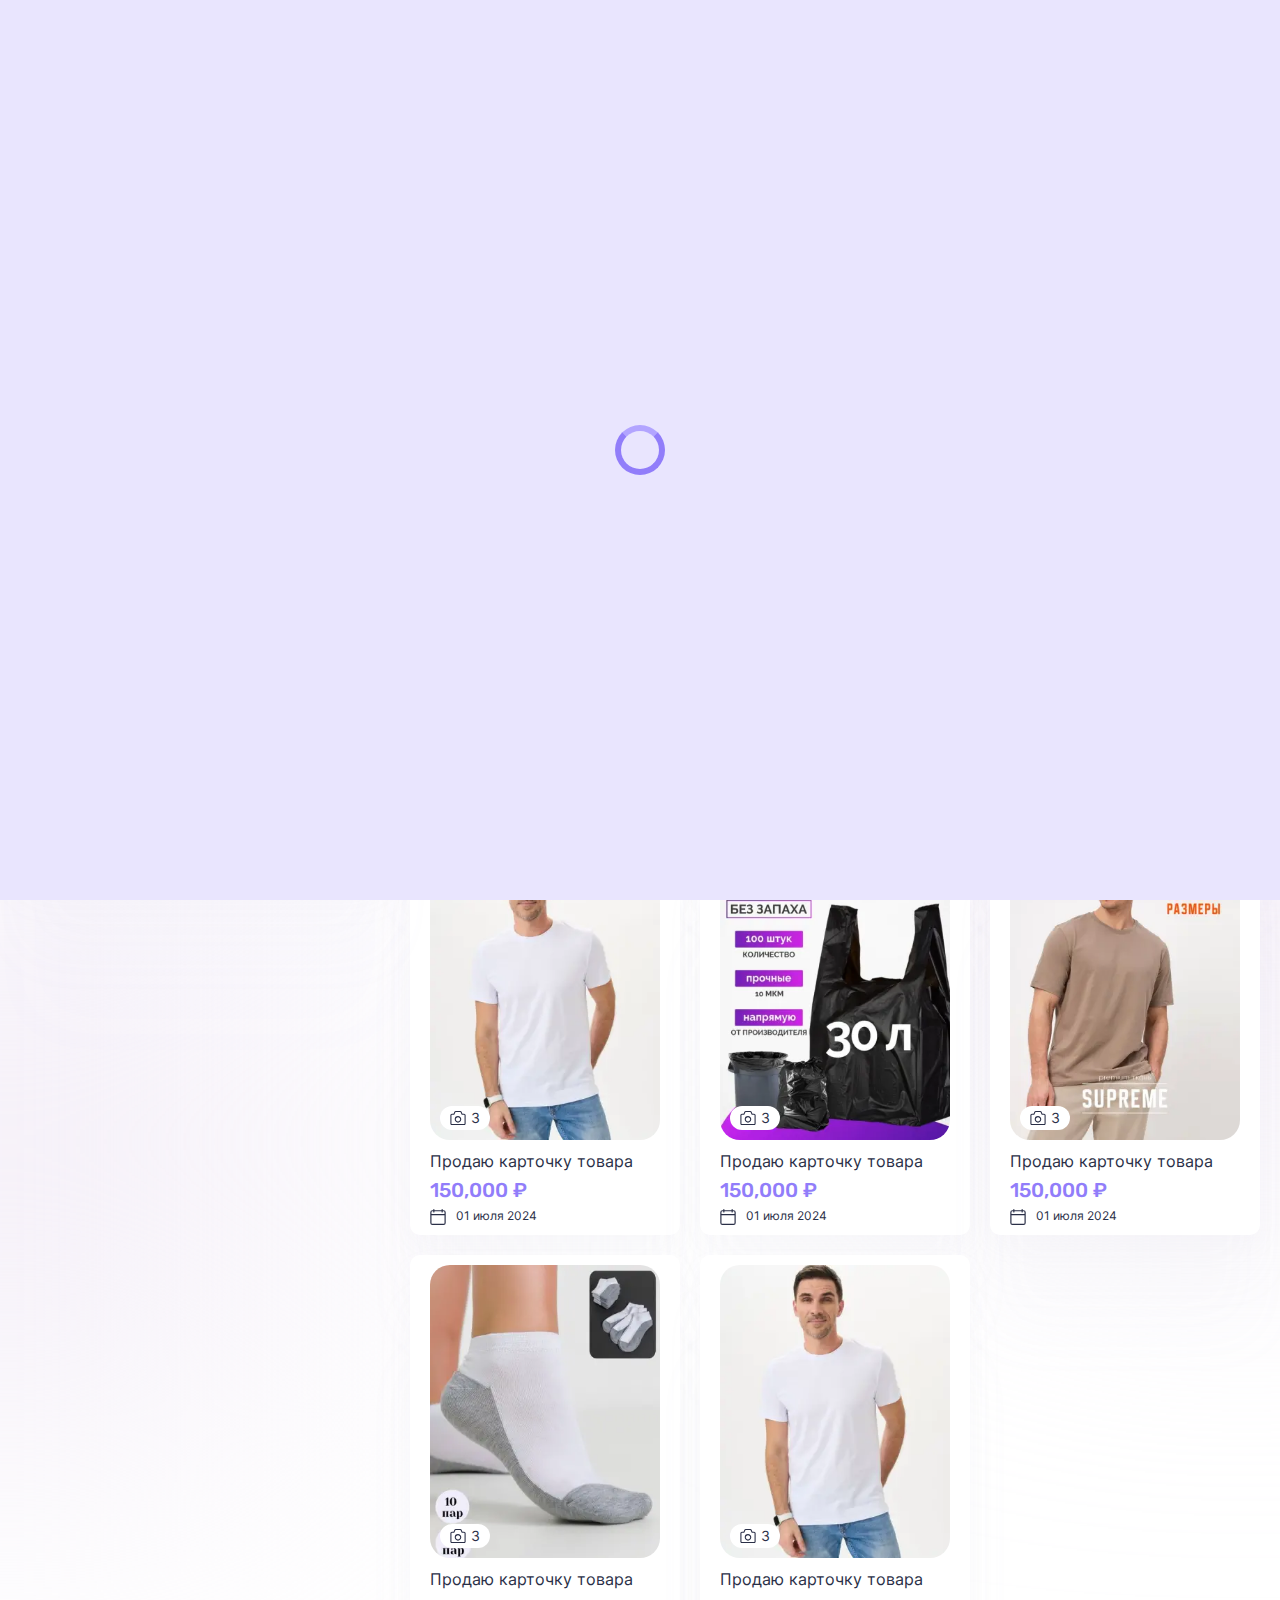
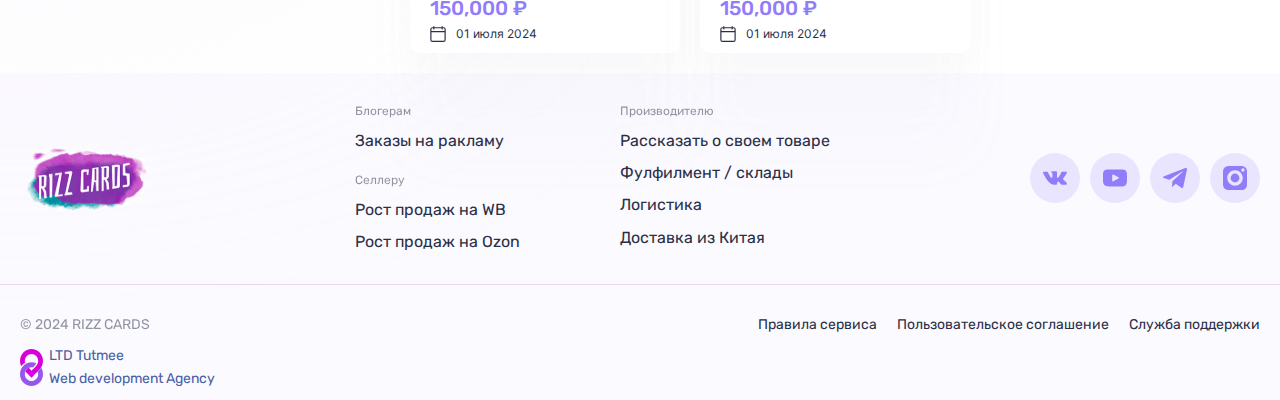
<file: catalog.html>
<!DOCTYPE html>
<html lang="ru">

<head>
   <meta charset="UTF-8">
   <meta http-equiv="X-UA-Compatible" content="IE=edge">
   <meta name="viewport" content="width=device-width, initial-scale=1.0">
   <meta name="description" content="Доска объялений нового поколения">
   <link rel="apple-touch-icon" sizes="180x180" href="apple-touch-icon.png">
   <link rel="icon" type="image/png" sizes="32x32" href="favicon-32x32.png">
   <link rel="icon" type="image/png" sizes="16x16" href="favicon-16x16.png">
   <link rel="icon" type="image/ico" href="favicon.ico">
   <meta name="msapplication-TileColor" content="#e5d8ed">
   <meta name="theme-color" content="#e5d8ed">
   <meta name="format-detection" content="telephone=no">
   <link rel="stylesheet" href="css/nouislider.min.css">
   <link rel="stylesheet" href="css/swiper-bundle.min.css">
   <link rel="stylesheet" href="css/style.css">
   <title>Rizz | Каталог</title>
</head>

<body>
   <div class="wrapper">
      <div class="preloader">
         <span class="preloader__spinner"></span>
      </div>
      <header class="header element-animation">
         <div class="header__body container">
            <div class="header__top">
               <div class="header__logo">
                  <a href="index.html" aria-label="RizzCards">
                     <img src="img/logo.svg" alt="">
                  </a>
               </div>
               <form action="" method="" class="header__search">
                  <input type="search" placeholder="Поиск">
                  <button type="submit" class="header__search-submit" aria-label="Искать">
                     <svg class="header__search-icon">
                        <use xlink:href="img/icons/icons.svg#search"></use>
                     </svg>
                  </button>
               </form>
               <div class="header__add-buttons">
                  <button class="header__filter" aria-label="Фильтр">
                     <svg>
                        <use xlink:href="img/icons/icons.svg#filter"></use>
                     </svg>
                  </button>
                  <button class="header__menu-icon" aria-label="Меню">
                     <svg>
                        <use xlink:href="img/icons/icons.svg#burger"></use>
                     </svg>
                  </button>
               </div>
            </div>
            <div class="header__bottom">
               <div class="header__catalog">
                  <button class="header__catalog-button button" aria-label="Каталог">
                     <svg>
                        <use xlink:href="img/icons/icons.svg#menu"></use>
                     </svg>
                     <span>Каталог</span>
                  </button>
               </div>
               <div class="header__navigations">
                  <nav class="header__menu menu">
                     <ul class="menu__list">
                        <li class="menu__list-item">
                           <a href="" class="menu__link">
                              <span>Блогерам</span>
                              <svg class="menu__link-arrow">
                                 <use xlink:href="img/icons/icons.svg#chevron-down"></use>
                              </svg>
                           </a>
                           <ul class="menu__sublist">
                              <li><a href="" class="menu__sublist-link">Ссылка 1</a></li>
                              <li><a href="" class="menu__sublist-link">Ссылка 2</a></li>
                           </ul>
                        </li>
                        <li class="menu__list-item">
                           <a href="" class="menu__link">
                              <span>Селлерам</span>
                              <svg class="menu__link-arrow">
                                 <use xlink:href="img/icons/icons.svg#chevron-down"></use>
                              </svg>
                           </a>
                           <ul class="menu__sublist">
                              <li><a href="" class="menu__sublist-link">Рост продаж на WB</a></li>
                              <li><a href="" class="menu__sublist-link">Рост продаж на Ozon</a></li>
                           </ul>
                        </li>
                        <li class="menu__list-item">
                           <a href="" class="menu__link">
                              <span>Производителям</span>
                              <svg class="menu__link-arrow">
                                 <use xlink:href="img/icons/icons.svg#chevron-down"></use>
                              </svg>
                           </a>
                           <ul class="menu__sublist">
                              <li><a href="" class="menu__sublist-link">Ссылка 1</a></li>
                              <li><a href="" class="menu__sublist-link">Ссылка 2</a></li>
                           </ul>
                        </li>
                     </ul>
                  </nav>
                  <div class="header__buttons">
                     <button class="header__login button">
                        <svg>
                           <use xlink:href="img/icons/icons.svg#user"></use>
                        </svg>
                        <span>Войти</span>
                     </button>
                     <button class="header__add button">
                        <svg>
                           <use xlink:href="img/icons/icons.svg#plus"></use>
                        </svg>
                        <span>Разместить бесплатно</span>
                     </button>
                  </div>
               </div>
               <div class="header__tags">
                  <div class="header__tags-slider swiper">
                     <div class="header__tags-slider-wrapper swiper-wrapper">
                        <div class="header__tag swiper-slide">
                           <svg class="header__tag-icon">
                              <use xlink:href="img/icons/icons.svg#bloger"></use>
                           </svg>
                           <a href="catalog.html">Блогерам</a>
                        </div>
                        <div class="header__tag swiper-slide">
                           <svg class="header__tag-icon">
                              <use xlink:href="img/icons/icons.svg#seller"></use>
                           </svg>
                           <a href="catalog.html">Селлерам</a>
                        </div>
                        <div class="header__tag swiper-slide">
                           <svg class="header__tag-icon">
                              <use xlink:href="img/icons/icons.svg#manufact"></use>
                           </svg>
                           <a href="catalog.html">Производителям</a>
                        </div>
                     </div>
                  </div>
               </div>
            </div>
         </div>
         <div class="header__catalog-menu catalog-menu">
            <nav class="catalog-menu__nav">
               <div class="catalog-menu__categories">
                  <a href="catalog.html" class="catalog-menu__category" data-category="1">
                     <svg>
                        <use xlink:href="img/icons/icons.svg#w"></use>
                     </svg>
                     <span class="catalog-menu__category-text">Карточка WB</span>
                     <span class="quantity">(4)</span>
                  </a>
                  <a href="catalog.html" class="catalog-menu__category" data-category="2">
                     <svg>
                        <use xlink:href="img/icons/icons.svg#car"></use>
                     </svg>
                     <span class="catalog-menu__category-text">Транспорт</span>
                     <span class="quantity">(4)</span>
                  </a>
                  <a href="catalog.html" class="catalog-menu__category" data-category="3">
                     <svg>
                        <use xlink:href="img/icons/icons.svg#dish"></use>
                     </svg>
                     <span class="catalog-menu__category-text">Услуги</span>
                     <span class="quantity">(4)</span>
                  </a>
                  <a href="catalog.html" class="catalog-menu__category" data-category="4">
                     <svg>
                        <use xlink:href="img/icons/icons.svg#hands"></use>
                     </svg>
                     <span class="catalog-menu__category-text">Для бизнеса</span>
                     <span class="quantity">(4)</span>
                  </a>
                  <a href="catalog.html" class="catalog-menu__category" data-category="5">
                     <svg>
                        <use xlink:href="img/icons/icons.svg#baby"></use>
                     </svg>
                     <span class="catalog-menu__category-text">Детские товары</span>
                     <span class="quantity">(4)</span>
                  </a>
                  <a href="catalog.html" class="catalog-menu__category" data-category="6">
                     <svg>
                        <use xlink:href="img/icons/icons.svg#electric"></use>
                     </svg>
                     <span class="catalog-menu__category-text">Электроника</span>
                     <span class="quantity">(4)</span>
                  </a>
                  <a href="catalog.html" class="catalog-menu__category" data-category="7">
                     <svg>
                        <use xlink:href="img/icons/icons.svg#wear"></use>
                     </svg>
                     <span class="catalog-menu__category-text">Мода и стиль</span>
                     <span class="quantity">(4)</span>
                  </a>
                  <a href="catalog.html" class="catalog-menu__category" data-category="8">
                     <svg>
                        <use xlink:href="img/icons/icons.svg#cosmetic"></use>
                     </svg>
                     <span class="catalog-menu__category-text">Красота и здоровье</span>
                     <span class="quantity">(4)</span>
                  </a>
                  <a href="catalog.html" class="catalog-menu__category" data-category="9">
                     <svg>
                        <use xlink:href="img/icons/icons.svg#ball"></use>
                     </svg>
                     <span class="catalog-menu__category-text">Хобби и развлечения</span>
                     <span class="quantity">(4)</span>
                  </a>
                  <a href="catalog.html" class="catalog-menu__category" data-category="10">
                     <svg>
                        <use xlink:href="img/icons/icons.svg#sport"></use>
                     </svg>
                     <span class="catalog-menu__category-text">Спорт и отдых</span>
                     <span class="quantity">(4)</span>
                  </a>
                  <a href="catalog.html" class="catalog-menu__category" data-category="11">
                     <svg>
                        <use xlink:href="img/icons/icons.svg#shop"></use>
                     </svg>
                     <span class="catalog-menu__category-text">Для дома и дачи</span>
                     <span class="quantity">(4)</span>
                  </a>
                  <a href="catalog.html" class="catalog-menu__category" data-category="12">
                     <svg>
                        <use xlink:href="img/icons/icons.svg#animal"></use>
                     </svg>
                     <span class="catalog-menu__category-text">Животные</span>
                     <span class="quantity">(4)</span>
                  </a>
                  <a href="catalog.html" class="catalog-menu__category" data-category="13">
                     <svg>
                        <use xlink:href="img/icons/icons.svg#paint"></use>
                     </svg>
                     <span class="catalog-menu__category-text">Стройматериалы и инструменты</span>
                     <span class="quantity">(4)</span>
                  </a>
                  <a href="catalog.html" class="catalog-menu__category" data-category="14">
                     <svg>
                        <use xlink:href="img/icons/icons.svg#circle"></use>
                     </svg>
                     <span class="catalog-menu__category-text">Хэндмейд</span>
                     <span class="quantity">(4)</span>
                  </a>
                  <a href="catalog.html" class="catalog-menu__category" data-category="15">
                     <svg>
                        <use xlink:href="img/icons/icons.svg#port"></use>
                     </svg>
                     <span class="catalog-menu__category-text">Вакансии</span>
                     <span class="quantity">(4)</span>
                  </a>
               </div>
               <div class="catalog-menu__subcategories">
                  <div class="catalog-menu__subcategory" data-subcategory="1">
                     <a href="catalog.html" class="catalog-menu__title">
                        <svg class="catalog-menu__back">
                           <use xlink:href="img/icons/icons.svg#arrow-right"></use>
                        </svg>
                        Карточка WB</a>
                     <ul class="catalog-menu__list">
                        <li><a href="catalog.html" class="catalog-menu__link">Продажа квартиры <span
                                 class="quantity">(4)</span></a></li>
                        <li><a href="catalog.html" class="catalog-menu__link">Аренда комнаты длительно <span
                                 class="quantity">(4)</span></a></li>
                        <li><a href="catalog.html" class="catalog-menu__link">Продажа комнаты <span
                                 class="quantity">(4)</span></a></li>
                        <li><a href="catalog.html" class="catalog-menu__link">Аренда комнаты посуточно <span
                                 class="quantity">(4)</span></a></li>
                        <li><a href="catalog.html" class="catalog-menu__link">Продажа дома <span
                                 class="quantity">(4)</span></a></li>
                        <li><a href="catalog.html" class="catalog-menu__link">Аренда дома посуточно <span
                                 class="quantity">(4)</span></a>
                        </li>
                        <li><a href="catalog.html" class="catalog-menu__link">Аренда квартиры длительно <span
                                 class="quantity">(4)</span></a></li>
                        <li><a href="catalog.html" class="catalog-menu__link">Аренда дома длительно <span
                                 class="quantity">(4)</span></a>
                        </li>
                        <li><a href="catalog.html" class="catalog-menu__link">Аренда квартиры посуточно <span
                                 class="quantity">(4)</span></a></li>
                        <li><a href="catalog.html" class="catalog-menu__link">Коммерческая недвижимость <span
                                 class="quantity">(4)</span></a></li>
                        <li><a href="catalog.html" class="catalog-menu__link">Аренда комнаты длительно <span
                                 class="quantity">(4)</span></a></li>
                        <li><a href="catalog.html" class="catalog-menu__link">Прочие строения <span
                                 class="quantity">(4)</span></a></li>

                     </ul>
                  </div>
                  <div class="catalog-menu__subcategory" data-subcategory="2">
                     <a href="catalog.html" class="catalog-menu__title">
                        <svg class="catalog-menu__back">
                           <use xlink:href="img/icons/icons.svg#arrow-right"></use>
                        </svg>
                        Транспорт</a>
                     <ul class="catalog-menu__list">
                        <li><a href="catalog.html" class="catalog-menu__link">Продажа квартиры <span
                                 class="quantity">(4)</span></a></li>
                        <li><a href="catalog.html" class="catalog-menu__link">Аренда комнаты длительно <span
                                 class="quantity">(4)</span></a></li>
                        <li><a href="catalog.html" class="catalog-menu__link">Продажа комнаты <span
                                 class="quantity">(4)</span></a></li>
                        <li><a href="catalog.html" class="catalog-menu__link">Аренда комнаты посуточно <span
                                 class="quantity">(4)</span></a></li>
                        <li><a href="catalog.html" class="catalog-menu__link">Продажа дома <span
                                 class="quantity">(4)</span></a></li>
                        <li><a href="catalog.html" class="catalog-menu__link">Аренда дома посуточно <span
                                 class="quantity">(4)</span></a>
                        </li>
                        <li><a href="catalog.html" class="catalog-menu__link">Аренда квартиры длительно <span
                                 class="quantity">(4)</span></a></li>
                        <li><a href="catalog.html" class="catalog-menu__link">Аренда дома длительно <span
                                 class="quantity">(4)</span></a>
                        </li>
                        <li><a href="catalog.html" class="catalog-menu__link">Аренда квартиры посуточно <span
                                 class="quantity">(4)</span></a></li>
                        <li><a href="catalog.html" class="catalog-menu__link">Коммерческая недвижимость <span
                                 class="quantity">(4)</span></a></li>
                        <li><a href="catalog.html" class="catalog-menu__link">Аренда комнаты длительно <span
                                 class="quantity">(4)</span></a></li>
                        <li><a href="catalog.html" class="catalog-menu__link">Прочие строения <span
                                 class="quantity">(4)</span></a></li>
                     </ul>
                  </div>
                  <div class="catalog-menu__subcategory" data-subcategory="3">
                     <a href="catalog.html" class="catalog-menu__title">
                        <svg class="catalog-menu__back">
                           <use xlink:href="img/icons/icons.svg#arrow-right"></use>
                        </svg>
                        Услуги</a>
                     <ul class="catalog-menu__list">
                        <li><a href="catalog.html" class="catalog-menu__link">Продажа квартиры <span
                                 class="quantity">(4)</span></a></li>
                        <li><a href="catalog.html" class="catalog-menu__link">Аренда комнаты длительно <span
                                 class="quantity">(4)</span></a>
                        </li>
                        <li><a href="catalog.html" class="catalog-menu__link">Продажа комнаты <span
                                 class="quantity">(4)</span></a></li>
                        <li><a href="catalog.html" class="catalog-menu__link">Аренда комнаты посуточно <span
                                 class="quantity">(4)</span></a>
                        </li>
                        <li><a href="catalog.html" class="catalog-menu__link">Продажа дома <span
                                 class="quantity">(4)</span></a></li>
                        <li><a href="catalog.html" class="catalog-menu__link">Аренда дома посуточно <span
                                 class="quantity">(4)</span></a>
                        </li>
                        <li><a href="catalog.html" class="catalog-menu__link">Аренда квартиры длительно <span
                                 class="quantity">(4)</span></a>
                        </li>
                        <li><a href="catalog.html" class="catalog-menu__link">Аренда дома длительно <span
                                 class="quantity">(4)</span></a>
                        </li>
                        <li><a href="catalog.html" class="catalog-menu__link">Аренда квартиры посуточно <span
                                 class="quantity">(4)</span></a>
                        </li>
                        <li><a href="catalog.html" class="catalog-menu__link">Коммерческая недвижимость <span
                                 class="quantity">(4)</span></a>
                        </li>
                        <li><a href="catalog.html" class="catalog-menu__link">Аренда комнаты длительно <span
                                 class="quantity">(4)</span></a>
                        </li>
                        <li><a href="catalog.html" class="catalog-menu__link">Прочие строения <span
                                 class="quantity">(4)</span></a></li>
                     </ul>
                  </div>
               </div>
            </nav>
         </div>
      </header>
      <main>
         <div class="catalog-search element-animation">
            <div class="catalog-search__body container">
               <form action="" method="" class="catalog-search__form">
                  <input type="search" placeholder="Поиск">
                  <svg class="catalog-search__icon">
                     <use xlink:href="img/icons/icons.svg#search"></use>
                  </svg>
                  <button type="submit" class="catalog-search__submit" aria-label="Искать"> Искать </button>
               </form>
            </div>
         </div>
         <section class="catalog">
            <div class="catalog__body container">

               <div class="breadcrumbs">
                  <a href="">Главная</a>
                  /
                  <span>Карточка WB</span>
               </div>

               <h1 class="catalog__title title element-animation">Карточки WB - покупка и продажа</h1>
               <div class="catalog__settings">
                  <div class="catalog__sort">
                     <div class="s-dropdown">
                        <p class="dropdown__button">По умолчанию</p>
                        <ul class="dropdown__list">
                           <li class="dropdown__list-item" data-value="category1">Опция 1</li>
                           <li class="dropdown__list-item" data-value="category2">Опция 2</li>
                           <li class="dropdown__list-item" data-value="category3">Опция 3</li>
                           <li class="dropdown__list-item" data-value="category4">Опция 4</li>
                        </ul>
                        <input type="text" name="category" class="dropdown__input-hidden" value="">
                     </div>
                  </div>
                  <button class="catalog__notifications" aria-label="Уведомления">
                     <svg>
                        <use xlink:href="img/icons/icons.svg#bell"></use>
                     </svg>
                  </button>
                  <div class="catalog__view">
                     <button class="catalog__view-grid active" aria-label="Сеточное отображение">
                        <svg>
                           <use xlink:href="img/icons/icons.svg#menu2"></use>
                        </svg>
                     </button>
                     <button class="catalog__view-mozaik" aria-label="Отображение по рядам">
                        <svg>
                           <use xlink:href="img/icons/icons.svg#rows"></use>
                        </svg>
                     </button>
                  </div>
               </div>
               <div class="catalog__content">
                  <div class="catalog__filters">
                     <div class="header__filter-body movied-filters">
                        <div class="header__filter-title">
                           <svg>
                              <use xlink:href="img/icons/icons.svg#arrow-right"></use>
                           </svg>
                           Фильтры
                        </div>
                        <form class="header__filter-settings">
                           <div class="header__filter-status">
                              <div class="checkbox">
                                 <input type="checkbox" id="vip">
                                 <label for="vip">Vip</label>
                              </div>
                           </div>
                           <div class="header__filter-price">
                              <div class="range">
                                 <div class="range__items">
                                    <div class="range__item">
                                       От: <input type="text" id="input-min"><span>₽</span>
                                    </div>
                                    <div class="range__item">
                                       До: <input type="text" id="input-max"><span>₽</span>
                                    </div>
                                 </div>
                                 <div id="price-range"></div>
                              </div>
                           </div>
                           <div class="header__filter-time">
                              <div class="header__filter-time-title">
                                 Срок размещения
                                 <svg>
                                    <use xlink:href="img/icons/icons.svg#chevron-down"></use>
                                 </svg>
                              </div>
                              <div class="header__filter-date-items">
                                 <p class="custom-radio">
                                    <input type="radio" name="date" id="hours24" class="custom-radio-input">
                                    <label for="hours24" class="custom-radio-label">За 24 часа</label>
                                 </p>
                                 <p class="custom-radio">
                                    <input type="radio" name="date" id="day7" class="custom-radio-input">
                                    <label for="day7" class="custom-radio-label">За 7 дней</label>
                                 </p>
                                 <p class="custom-radio">
                                    <input type="radio" name="date" id="alltime" class="custom-radio-input">
                                    <label for="alltime" class="custom-radio-label">За все время</label>
                                 </p>
                              </div>
                           </div>
                           <button type="submit" class="header__filter-apply">Применить</button>
                           <button type="reset" class="header__filter-reset">
                              <svg>
                                 <use xlink:href="img/icons/icons.svg#close"></use>
                              </svg>
                              Сбросить фильтр
                           </button>
                        </form>
                     </div>
                  </div>
                  <div class="catalog__products">
                     <a href="product-card.html" class="product">
                        <div class="product__image">
                           <picture>
                              <source srcset="img/products/img1.webp" type="image/webp"><img src="img/products/img1.png"
                                 alt="">
                           </picture>
                           <div class="product__images-button">
                              <svg>
                                 <use xlink:href="img/icons/icons.svg#photo"></use>
                              </svg>
                              <span>3</span>
                           </div>
                        </div>
                        <div class="product__info">
                           <div class="product__name">Продаю карточку товара</div>
                           <div class="product__price">150,000 ₽</div>
                           <div class="product__description">
                              <div class="product__description-title">Описание</div>
                              Продаю карточку — Набор свечей для торта 'Фонтан' - непременный атрибут праздника. Такие
                              свечи обязательно поднимут
                              настроение. Время работы до 40 сек. Высота свечи: 12.5 см. Материал: бумага, пластик,
                              горючая смесь. Предназначено
                              для использования на открытом воздухе. <br><br>
                              В упаковке 4 штуки.
                           </div>
                           <div class="product__date">
                              <svg>
                                 <use xlink:href="img/icons/icons.svg#calendar"></use>
                              </svg>
                              01 июля 2024
                           </div>
                        </div>
                     </a>
                     <a href="product-card.html" class="product">
                        <div class="product__image">
                           <picture>
                              <source srcset="img/products/img2.webp" type="image/webp"><img src="img/products/img2.png"
                                 alt="">
                           </picture>
                           <div class="product__images-button">
                              <svg>
                                 <use xlink:href="img/icons/icons.svg#photo"></use>
                              </svg>
                              <span>3</span>
                           </div>
                        </div>
                        <div class="product__info">
                           <div class="product__name">Продаю карточку товара</div>
                           <div class="product__price">150,000 ₽</div>
                           <div class="product__description">
                              <div class="product__description-title">Описание</div>
                              Продаю карточку — Набор свечей для торта 'Фонтан' - непременный атрибут праздника. Такие
                              свечи обязательно поднимут
                              настроение. Время работы до 40 сек. Высота свечи: 12.5 см. Материал: бумага, пластик,
                              горючая смесь. Предназначено
                              для использования на открытом воздухе. <br><br>
                              В упаковке 4 штуки.
                           </div>
                           <div class="product__date">
                              <svg>
                                 <use xlink:href="img/icons/icons.svg#calendar"></use>
                              </svg>
                              01 июля 2024
                           </div>
                        </div>
                     </a>
                     <a href="product-card.html" class="product">
                        <div class="product__image">
                           <picture>
                              <source srcset="img/products/img3.webp" type="image/webp"><img src="img/products/img3.png"
                                 alt="">
                           </picture>
                           <div class="product__images-button">
                              <svg>
                                 <use xlink:href="img/icons/icons.svg#photo"></use>
                              </svg>
                              <span>3</span>
                           </div>
                        </div>
                        <div class="product__info">
                           <div class="product__name">Продаю карточку товара</div>
                           <div class="product__price">150,000 ₽</div>
                           <div class="product__description">
                              <div class="product__description-title">Описание</div>
                              Продаю карточку — Набор свечей для торта 'Фонтан' - непременный атрибут праздника. Такие
                              свечи обязательно поднимут
                              настроение. Время работы до 40 сек. Высота свечи: 12.5 см. Материал: бумага, пластик,
                              горючая смесь. Предназначено
                              для использования на открытом воздухе. <br><br>
                              В упаковке 4 штуки.
                           </div>
                           <div class="product__date">
                              <svg>
                                 <use xlink:href="img/icons/icons.svg#calendar"></use>
                              </svg>
                              01 июля 2024
                           </div>
                        </div>
                     </a>
                     <a href="product-card.html" class="product">
                        <div class="product__image">
                           <picture>
                              <source srcset="img/products/img4.webp" type="image/webp"><img src="img/products/img4.png"
                                 alt="">
                           </picture>
                           <div class="product__images-button">
                              <svg>
                                 <use xlink:href="img/icons/icons.svg#photo"></use>
                              </svg>
                              <span>3</span>
                           </div>
                        </div>
                        <div class="product__info">
                           <div class="product__name">Продаю карточку товара</div>
                           <div class="product__price">150,000 ₽</div>
                           <div class="product__description">
                              <div class="product__description-title">Описание</div>
                              Продаю карточку — Набор свечей для торта 'Фонтан' - непременный атрибут праздника. Такие
                              свечи обязательно поднимут
                              настроение. Время работы до 40 сек. Высота свечи: 12.5 см. Материал: бумага, пластик,
                              горючая смесь. Предназначено
                              для использования на открытом воздухе. <br><br>
                              В упаковке 4 штуки.
                           </div>
                           <div class="product__date">
                              <svg>
                                 <use xlink:href="img/icons/icons.svg#calendar"></use>
                              </svg>
                              01 июля 2024
                           </div>
                        </div>
                     </a>
                     <a href="product-card.html" class="product">
                        <div class="product__image">
                           <picture>
                              <source srcset="img/products/img1.webp" type="image/webp"><img src="img/products/img1.png"
                                 alt="">
                           </picture>
                           <div class="product__images-button">
                              <svg>
                                 <use xlink:href="img/icons/icons.svg#photo"></use>
                              </svg>
                              <span>3</span>
                           </div>
                        </div>
                        <div class="product__info">
                           <div class="product__name">Продаю карточку товара</div>
                           <div class="product__price">150,000 ₽</div>
                           <div class="product__description">
                              <div class="product__description-title">Описание</div>
                              Продаю карточку — Набор свечей для торта 'Фонтан' - непременный атрибут праздника. Такие
                              свечи обязательно поднимут
                              настроение. Время работы до 40 сек. Высота свечи: 12.5 см. Материал: бумага, пластик,
                              горючая смесь. Предназначено
                              для использования на открытом воздухе. <br><br>
                              В упаковке 4 штуки.
                           </div>
                           <div class="product__date">
                              <svg>
                                 <use xlink:href="img/icons/icons.svg#calendar"></use>
                              </svg>
                              01 июля 2024
                           </div>
                        </div>
                     </a>
                     <a href="product-card.html" class="product">
                        <div class="product__image">
                           <picture>
                              <source srcset="img/products/img2.webp" type="image/webp"><img src="img/products/img2.png"
                                 alt="">
                           </picture>
                           <div class="product__images-button">
                              <svg>
                                 <use xlink:href="img/icons/icons.svg#photo"></use>
                              </svg>
                              <span>3</span>
                           </div>
                        </div>
                        <div class="product__info">
                           <div class="product__name">Продаю карточку товара</div>
                           <div class="product__price">150,000 ₽</div>
                           <div class="product__description">
                              <div class="product__description-title">Описание</div>
                              Продаю карточку — Набор свечей для торта 'Фонтан' - непременный атрибут праздника. Такие
                              свечи обязательно поднимут
                              настроение. Время работы до 40 сек. Высота свечи: 12.5 см. Материал: бумага, пластик,
                              горючая смесь. Предназначено
                              для использования на открытом воздухе. <br><br>
                              В упаковке 4 штуки.
                           </div>
                           <div class="product__date">
                              <svg>
                                 <use xlink:href="img/icons/icons.svg#calendar"></use>
                              </svg>
                              01 июля 2024
                           </div>
                        </div>
                     </a>
                     <a href="product-card.html" class="product">
                        <div class="product__image">
                           <picture>
                              <source srcset="img/products/img3.webp" type="image/webp"><img src="img/products/img3.png"
                                 alt="">
                           </picture>
                           <div class="product__images-button">
                              <svg>
                                 <use xlink:href="img/icons/icons.svg#photo"></use>
                              </svg>
                              <span>3</span>
                           </div>
                        </div>
                        <div class="product__info">
                           <div class="product__name">Продаю карточку товара</div>
                           <div class="product__price">150,000 ₽</div>
                           <div class="product__description">
                              <div class="product__description-title">Описание</div>
                              Продаю карточку — Набор свечей для торта 'Фонтан' - непременный атрибут праздника. Такие
                              свечи обязательно поднимут
                              настроение. Время работы до 40 сек. Высота свечи: 12.5 см. Материал: бумага, пластик,
                              горючая смесь. Предназначено
                              для использования на открытом воздухе. <br><br>
                              В упаковке 4 штуки.
                           </div>
                           <div class="product__date">
                              <svg>
                                 <use xlink:href="img/icons/icons.svg#calendar"></use>
                              </svg>
                              01 июля 2024
                           </div>
                        </div>
                     </a>
                     <a href="product-card.html" class="product">
                        <div class="product__image">
                           <picture>
                              <source srcset="img/products/img4.webp" type="image/webp"><img src="img/products/img4.png"
                                 alt="">
                           </picture>
                           <div class="product__images-button">
                              <svg>
                                 <use xlink:href="img/icons/icons.svg#photo"></use>
                              </svg>
                              <span>3</span>
                           </div>
                        </div>
                        <div class="product__info">
                           <div class="product__name">Продаю карточку товара</div>
                           <div class="product__price">150,000 ₽</div>
                           <div class="product__description">
                              <div class="product__description-title">Описание</div>
                              Продаю карточку — Набор свечей для торта 'Фонтан' - непременный атрибут праздника. Такие
                              свечи обязательно поднимут
                              настроение. Время работы до 40 сек. Высота свечи: 12.5 см. Материал: бумага, пластик,
                              горючая смесь. Предназначено
                              для использования на открытом воздухе. <br><br>
                              В упаковке 4 штуки.
                           </div>
                           <div class="product__date">
                              <svg>
                                 <use xlink:href="img/icons/icons.svg#calendar"></use>
                              </svg>
                              01 июля 2024
                           </div>
                        </div>
                     </a>
                  </div>
               </div>
            </div>
            <div class="ellipse-3"></div>
            <div class="ellipse-4"></div>
         </section>
      </main>
      <footer class="footer">
         <div class="footer__body container">
            <div class="footer-main">
               <div class="footer__logo">
                  <a href="index.html" aria-label="RizzCards перейти на главую страницу">
                     <img src="img/logo.svg" alt="">
                  </a>
               </div>
               <div class="footer__menu">
                  <div class="footer__menu-list">
                     <div class="footer__menu-col">
                        <div>
                           <p class="footer__menu-title">
                              Блогерам
                              <svg>
                                 <use xlink:href="img/icons/icons.svg#chevron-down"></use>
                              </svg>
                           </p>
                           <div class="footer__menu-links">
                              <a href="" class="footer__menu-link">Заказы на ракламу</a>
                           </div>
                        </div>
                        <div>
                           <p class="footer__menu-title">
                              Селлеру
                              <svg>
                                 <use xlink:href="img/icons/icons.svg#chevron-down"></use>
                              </svg>
                           </p>
                           <div class="footer__menu-links">
                              <a href="" class="footer__menu-link">Рост продаж на WB</a>
                              <a href="" class="footer__menu-link">Рост продаж на Ozon</a>
                           </div>
                        </div>
                     </div>
                     <div class="footer__menu-col">
                        <div>
                           <p class="footer__menu-title">
                              Производителю
                              <svg>
                                 <use xlink:href="img/icons/icons.svg#chevron-down"></use>
                              </svg>
                           </p>
                           <div class="footer__menu-links">
                              <a href="" class="footer__menu-link">Рассказать о своем товаре</a>
                              <a href="" class="footer__menu-link">Фулфилмент / склады</a>
                              <a href="" class="footer__menu-link">Логистика</a>
                              <a href="" class="footer__menu-link">Доставка из Китая</a>
                           </div>
                        </div>
                     </div>
                  </div>
               </div>
               <div class="footer__socials">
                  <a href="" class="footer__social" aria-label="Вконтакте">
                     <svg>
                        <use xlink:href="img/icons/icons.svg#vk"></use>
                     </svg>
                  </a>
                  <a href="" class="footer__social" aria-label="Youtube">
                     <svg>
                        <use xlink:href="img/icons/icons.svg#youtube"></use>
                     </svg>
                  </a>
                  <a href="" class="footer__social" aria-label="Telegram">
                     <svg>
                        <use xlink:href="img/icons/icons.svg#telegram"></use>
                     </svg>
                  </a>
                  <a href="" class="footer__social" aria-label="instagram">
                     <svg>
                        <use xlink:href="img/icons/icons.svg#instagram"></use>
                     </svg>
                  </a>
               </div>
            </div>
         </div>
         <div class="footer__under">
            <div class="footer__under-body container">
               <p>© 2024 RIZZ CARDS</p>
               <div class="footer__policy">
                  <a href="">Правила сервиса</a>
                  <a href="">Пользовательское соглашение</a>
                  <a href="">Служба поддержки</a>
               </div>
            </div>
         </div>
         <div class="footer-dev container">
            <div class="footer-dev__body">
               <a href="https://tutmee.ru/" target="_blank" class="footer-dev__link">
                  <span>
                     LTD Tutmee <br>
                     Web development Agency
                  </span>
                  <img src="img/logo-dev.svg" alt="Tutmee">
               </a>
            </div>
         </div>
      </footer>

      <div class="mobile-menu">
         <a class="mobile-menu__item">
            <svg>
               <use xlink:href="img/icons/icons.svg#mm-home"></use>
            </svg>
         </a>
         <a class="mobile-menu__item">
            <svg>
               <use xlink:href="img/icons/icons.svg#mm-heart"></use>
            </svg>
         </a>
         <a class="mobile-menu__item">
            <svg>
               <use xlink:href="img/icons/icons.svg#mm-plus"></use>
            </svg>
         </a>
         <a class="mobile-menu__item">
            <svg>
               <use xlink:href="img/icons/icons.svg#mm-comment"></use>
            </svg>
         </a>
         <a class="mobile-menu__item">
            <svg>
               <use xlink:href="img/icons/icons.svg#mm-user"></use>
            </svg>
         </a>
      </div>
   </div>
   <script src="js/nouislider.min.js?_v=20240806100927"></script>
   <script src="js/swiper-bundle.min.js?_v=20240806100927"></script>
   <script src="js/app.js?_v=20240806100927"></script>
</body>

</html>
</file>
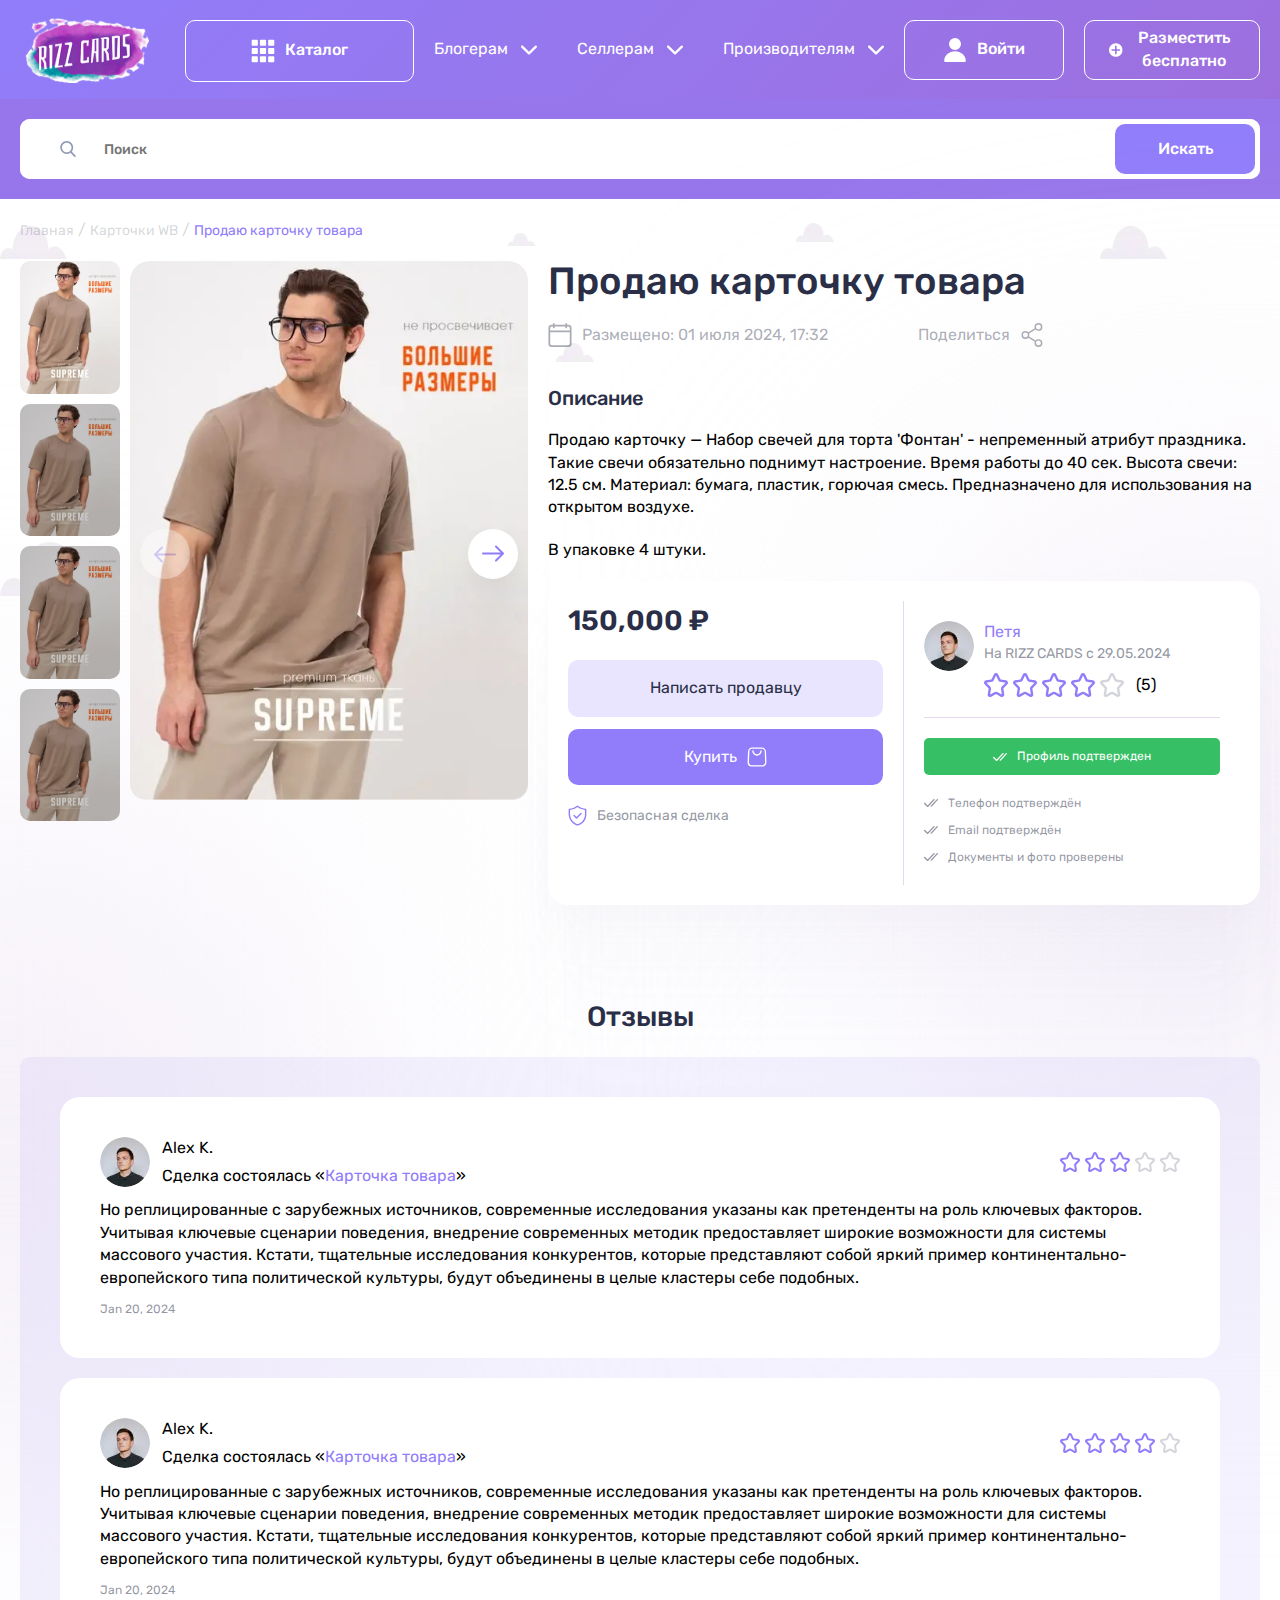
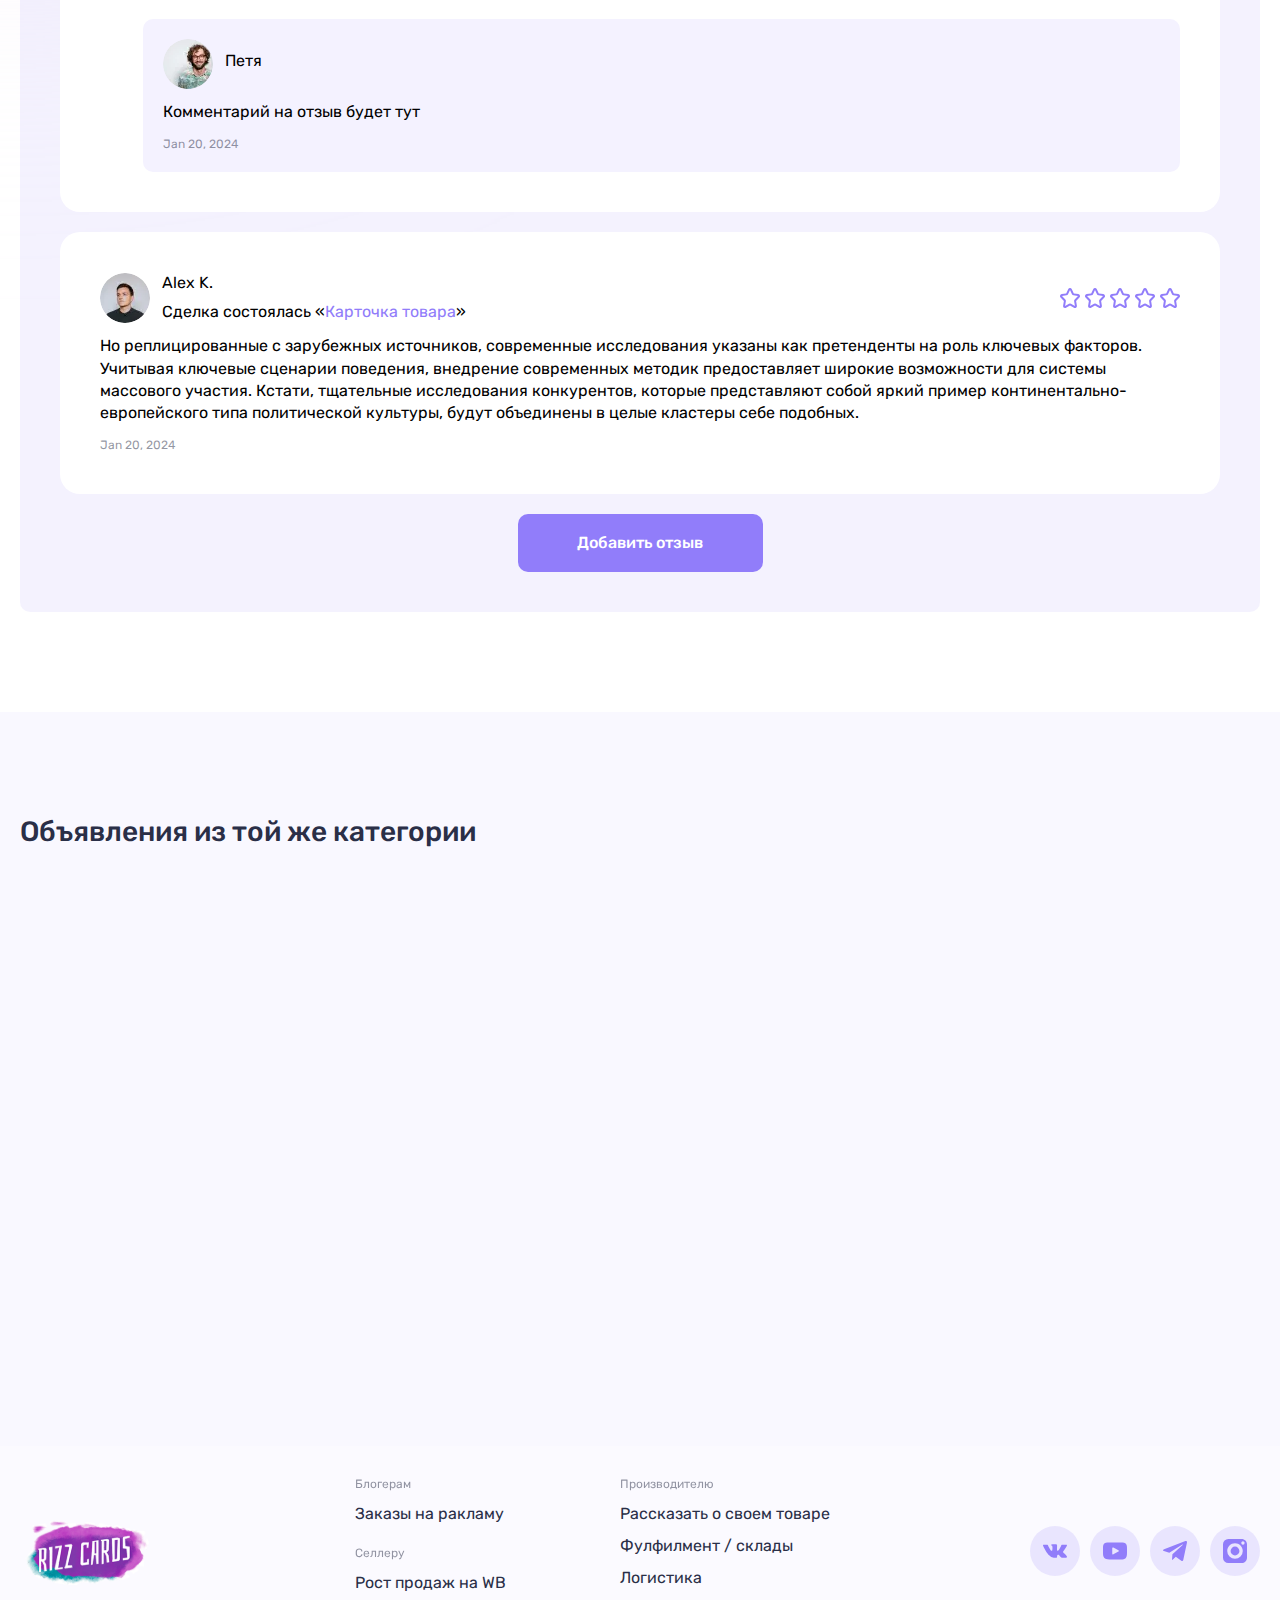
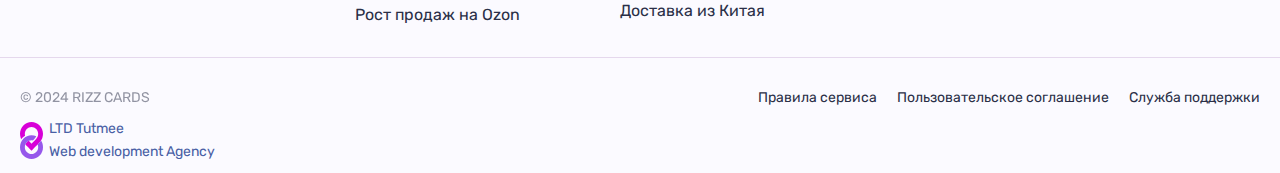
<file: product-card.html>
<!DOCTYPE html>
<html lang="ru">

<head>
   <meta charset="UTF-8">
   <meta http-equiv="X-UA-Compatible" content="IE=edge">
   <meta name="viewport" content="width=device-width, initial-scale=1.0">
   <meta name="description" content="Доска объялений нового поколения">
   <link rel="apple-touch-icon" sizes="180x180" href="apple-touch-icon.png">
   <link rel="icon" type="image/png" sizes="32x32" href="favicon-32x32.png">
   <link rel="icon" type="image/png" sizes="16x16" href="favicon-16x16.png">
   <link rel="icon" type="image/ico" href="favicon.ico">
   <meta name="msapplication-TileColor" content="#e5d8ed">
   <meta name="theme-color" content="#e5d8ed">
   <meta name="format-detection" content="telephone=no">
   <link rel="stylesheet" href="css/nouislider.min.css">
   <link rel="stylesheet" href="css/swiper-bundle.min.css">
   <link rel="stylesheet" href="css/style.css">
   <title>Rizz | Карточка товара</title>
</head>

<body>
   <div class="wrapper">
      <div class="preloader">
         <span class="preloader__spinner"></span>
      </div>
      <header class="header element-animation">
         <div class="header__body container">
            <div class="header__top">
               <div class="header__logo">
                  <a href="index.html" aria-label="RizzCards">
                     <img src="img/logo.svg" alt="">
                  </a>
               </div>
               <form action="" method="" class="header__search">
                  <input type="search" placeholder="Поиск">
                  <button type="submit" class="header__search-submit" aria-label="Искать">
                     <svg class="header__search-icon">
                        <use xlink:href="img/icons/icons.svg#search"></use>
                     </svg>
                  </button>
               </form>
               <div class="header__add-buttons">
                  <button class="header__filter" aria-label="Фильтр">
                     <svg>
                        <use xlink:href="img/icons/icons.svg#filter"></use>
                     </svg>
                  </button>
                  <button class="header__menu-icon" aria-label="Меню">
                     <svg>
                        <use xlink:href="img/icons/icons.svg#burger"></use>
                     </svg>
                  </button>
               </div>
            </div>
            <div class="header__bottom">
               <div class="header__catalog">
                  <button class="header__catalog-button button" aria-label="Каталог">
                     <svg>
                        <use xlink:href="img/icons/icons.svg#menu"></use>
                     </svg>
                     <span>Каталог</span>
                  </button>
               </div>
               <div class="header__navigations">
                  <nav class="header__menu menu">
                     <ul class="menu__list">
                        <li class="menu__list-item">
                           <a href="" class="menu__link">
                              <span>Блогерам</span>
                              <svg class="menu__link-arrow">
                                 <use xlink:href="img/icons/icons.svg#chevron-down"></use>
                              </svg>
                           </a>
                           <ul class="menu__sublist">
                              <li><a href="" class="menu__sublist-link">Ссылка 1</a></li>
                              <li><a href="" class="menu__sublist-link">Ссылка 2</a></li>
                           </ul>
                        </li>
                        <li class="menu__list-item">
                           <a href="" class="menu__link">
                              <span>Селлерам</span>
                              <svg class="menu__link-arrow">
                                 <use xlink:href="img/icons/icons.svg#chevron-down"></use>
                              </svg>
                           </a>
                           <ul class="menu__sublist">
                              <li><a href="" class="menu__sublist-link">Рост продаж на WB</a></li>
                              <li><a href="" class="menu__sublist-link">Рост продаж на Ozon</a></li>
                           </ul>
                        </li>
                        <li class="menu__list-item">
                           <a href="" class="menu__link">
                              <span>Производителям</span>
                              <svg class="menu__link-arrow">
                                 <use xlink:href="img/icons/icons.svg#chevron-down"></use>
                              </svg>
                           </a>
                           <ul class="menu__sublist">
                              <li><a href="" class="menu__sublist-link">Ссылка 1</a></li>
                              <li><a href="" class="menu__sublist-link">Ссылка 2</a></li>
                           </ul>
                        </li>
                     </ul>
                  </nav>
                  <div class="header__buttons">
                     <button class="header__login button">
                        <svg>
                           <use xlink:href="img/icons/icons.svg#user"></use>
                        </svg>
                        <span>Войти</span>
                     </button>
                     <button class="header__add button">
                        <svg>
                           <use xlink:href="img/icons/icons.svg#plus"></use>
                        </svg>
                        <span>Разместить бесплатно</span>
                     </button>
                  </div>
               </div>
               <div class="header__tags">
                  <div class="header__tags-slider swiper">
                     <div class="header__tags-slider-wrapper swiper-wrapper">
                        <div class="header__tag swiper-slide">
                           <svg class="header__tag-icon">
                              <use xlink:href="img/icons/icons.svg#bloger"></use>
                           </svg>
                           <a href="catalog.html">Блогерам</a>
                        </div>
                        <div class="header__tag swiper-slide">
                           <svg class="header__tag-icon">
                              <use xlink:href="img/icons/icons.svg#seller"></use>
                           </svg>
                           <a href="catalog.html">Селлерам</a>
                        </div>
                        <div class="header__tag swiper-slide">
                           <svg class="header__tag-icon">
                              <use xlink:href="img/icons/icons.svg#manufact"></use>
                           </svg>
                           <a href="catalog.html">Производителям</a>
                        </div>
                     </div>
                  </div>
               </div>
            </div>
         </div>
         <div class="header__catalog-menu catalog-menu">
            <nav class="catalog-menu__nav">
               <div class="catalog-menu__categories">
                  <a href="catalog.html" class="catalog-menu__category" data-category="1">
                     <svg>
                        <use xlink:href="img/icons/icons.svg#w"></use>
                     </svg>
                     <span class="catalog-menu__category-text">Карточка WB</span>
                     <span class="quantity">(4)</span>
                  </a>
                  <a href="catalog.html" class="catalog-menu__category" data-category="2">
                     <svg>
                        <use xlink:href="img/icons/icons.svg#car"></use>
                     </svg>
                     <span class="catalog-menu__category-text">Транспорт</span>
                     <span class="quantity">(4)</span>
                  </a>
                  <a href="catalog.html" class="catalog-menu__category" data-category="3">
                     <svg>
                        <use xlink:href="img/icons/icons.svg#dish"></use>
                     </svg>
                     <span class="catalog-menu__category-text">Услуги</span>
                     <span class="quantity">(4)</span>
                  </a>
                  <a href="catalog.html" class="catalog-menu__category" data-category="4">
                     <svg>
                        <use xlink:href="img/icons/icons.svg#hands"></use>
                     </svg>
                     <span class="catalog-menu__category-text">Для бизнеса</span>
                     <span class="quantity">(4)</span>
                  </a>
                  <a href="catalog.html" class="catalog-menu__category" data-category="5">
                     <svg>
                        <use xlink:href="img/icons/icons.svg#baby"></use>
                     </svg>
                     <span class="catalog-menu__category-text">Детские товары</span>
                     <span class="quantity">(4)</span>
                  </a>
                  <a href="catalog.html" class="catalog-menu__category" data-category="6">
                     <svg>
                        <use xlink:href="img/icons/icons.svg#electric"></use>
                     </svg>
                     <span class="catalog-menu__category-text">Электроника</span>
                     <span class="quantity">(4)</span>
                  </a>
                  <a href="catalog.html" class="catalog-menu__category" data-category="7">
                     <svg>
                        <use xlink:href="img/icons/icons.svg#wear"></use>
                     </svg>
                     <span class="catalog-menu__category-text">Мода и стиль</span>
                     <span class="quantity">(4)</span>
                  </a>
                  <a href="catalog.html" class="catalog-menu__category" data-category="8">
                     <svg>
                        <use xlink:href="img/icons/icons.svg#cosmetic"></use>
                     </svg>
                     <span class="catalog-menu__category-text">Красота и здоровье</span>
                     <span class="quantity">(4)</span>
                  </a>
                  <a href="catalog.html" class="catalog-menu__category" data-category="9">
                     <svg>
                        <use xlink:href="img/icons/icons.svg#ball"></use>
                     </svg>
                     <span class="catalog-menu__category-text">Хобби и развлечения</span>
                     <span class="quantity">(4)</span>
                  </a>
                  <a href="catalog.html" class="catalog-menu__category" data-category="10">
                     <svg>
                        <use xlink:href="img/icons/icons.svg#sport"></use>
                     </svg>
                     <span class="catalog-menu__category-text">Спорт и отдых</span>
                     <span class="quantity">(4)</span>
                  </a>
                  <a href="catalog.html" class="catalog-menu__category" data-category="11">
                     <svg>
                        <use xlink:href="img/icons/icons.svg#shop"></use>
                     </svg>
                     <span class="catalog-menu__category-text">Для дома и дачи</span>
                     <span class="quantity">(4)</span>
                  </a>
                  <a href="catalog.html" class="catalog-menu__category" data-category="12">
                     <svg>
                        <use xlink:href="img/icons/icons.svg#animal"></use>
                     </svg>
                     <span class="catalog-menu__category-text">Животные</span>
                     <span class="quantity">(4)</span>
                  </a>
                  <a href="catalog.html" class="catalog-menu__category" data-category="13">
                     <svg>
                        <use xlink:href="img/icons/icons.svg#paint"></use>
                     </svg>
                     <span class="catalog-menu__category-text">Стройматериалы и инструменты</span>
                     <span class="quantity">(4)</span>
                  </a>
                  <a href="catalog.html" class="catalog-menu__category" data-category="14">
                     <svg>
                        <use xlink:href="img/icons/icons.svg#circle"></use>
                     </svg>
                     <span class="catalog-menu__category-text">Хэндмейд</span>
                     <span class="quantity">(4)</span>
                  </a>
                  <a href="catalog.html" class="catalog-menu__category" data-category="15">
                     <svg>
                        <use xlink:href="img/icons/icons.svg#port"></use>
                     </svg>
                     <span class="catalog-menu__category-text">Вакансии</span>
                     <span class="quantity">(4)</span>
                  </a>
               </div>
               <div class="catalog-menu__subcategories">
                  <div class="catalog-menu__subcategory" data-subcategory="1">
                     <a href="catalog.html" class="catalog-menu__title">
                        <svg class="catalog-menu__back">
                           <use xlink:href="img/icons/icons.svg#arrow-right"></use>
                        </svg>
                        Карточка WB</a>
                     <ul class="catalog-menu__list">
                        <li><a href="catalog.html" class="catalog-menu__link">Продажа квартиры <span
                                 class="quantity">(4)</span></a></li>
                        <li><a href="catalog.html" class="catalog-menu__link">Аренда комнаты длительно <span
                                 class="quantity">(4)</span></a></li>
                        <li><a href="catalog.html" class="catalog-menu__link">Продажа комнаты <span
                                 class="quantity">(4)</span></a></li>
                        <li><a href="catalog.html" class="catalog-menu__link">Аренда комнаты посуточно <span
                                 class="quantity">(4)</span></a></li>
                        <li><a href="catalog.html" class="catalog-menu__link">Продажа дома <span
                                 class="quantity">(4)</span></a></li>
                        <li><a href="catalog.html" class="catalog-menu__link">Аренда дома посуточно <span
                                 class="quantity">(4)</span></a>
                        </li>
                        <li><a href="catalog.html" class="catalog-menu__link">Аренда квартиры длительно <span
                                 class="quantity">(4)</span></a></li>
                        <li><a href="catalog.html" class="catalog-menu__link">Аренда дома длительно <span
                                 class="quantity">(4)</span></a>
                        </li>
                        <li><a href="catalog.html" class="catalog-menu__link">Аренда квартиры посуточно <span
                                 class="quantity">(4)</span></a></li>
                        <li><a href="catalog.html" class="catalog-menu__link">Коммерческая недвижимость <span
                                 class="quantity">(4)</span></a></li>
                        <li><a href="catalog.html" class="catalog-menu__link">Аренда комнаты длительно <span
                                 class="quantity">(4)</span></a></li>
                        <li><a href="catalog.html" class="catalog-menu__link">Прочие строения <span
                                 class="quantity">(4)</span></a></li>

                     </ul>
                  </div>
                  <div class="catalog-menu__subcategory" data-subcategory="2">
                     <a href="catalog.html" class="catalog-menu__title">
                        <svg class="catalog-menu__back">
                           <use xlink:href="img/icons/icons.svg#arrow-right"></use>
                        </svg>
                        Транспорт</a>
                     <ul class="catalog-menu__list">
                        <li><a href="catalog.html" class="catalog-menu__link">Продажа квартиры <span
                                 class="quantity">(4)</span></a></li>
                        <li><a href="catalog.html" class="catalog-menu__link">Аренда комнаты длительно <span
                                 class="quantity">(4)</span></a></li>
                        <li><a href="catalog.html" class="catalog-menu__link">Продажа комнаты <span
                                 class="quantity">(4)</span></a></li>
                        <li><a href="catalog.html" class="catalog-menu__link">Аренда комнаты посуточно <span
                                 class="quantity">(4)</span></a></li>
                        <li><a href="catalog.html" class="catalog-menu__link">Продажа дома <span
                                 class="quantity">(4)</span></a></li>
                        <li><a href="catalog.html" class="catalog-menu__link">Аренда дома посуточно <span
                                 class="quantity">(4)</span></a>
                        </li>
                        <li><a href="catalog.html" class="catalog-menu__link">Аренда квартиры длительно <span
                                 class="quantity">(4)</span></a></li>
                        <li><a href="catalog.html" class="catalog-menu__link">Аренда дома длительно <span
                                 class="quantity">(4)</span></a>
                        </li>
                        <li><a href="catalog.html" class="catalog-menu__link">Аренда квартиры посуточно <span
                                 class="quantity">(4)</span></a></li>
                        <li><a href="catalog.html" class="catalog-menu__link">Коммерческая недвижимость <span
                                 class="quantity">(4)</span></a></li>
                        <li><a href="catalog.html" class="catalog-menu__link">Аренда комнаты длительно <span
                                 class="quantity">(4)</span></a></li>
                        <li><a href="catalog.html" class="catalog-menu__link">Прочие строения <span
                                 class="quantity">(4)</span></a></li>
                     </ul>
                  </div>
                  <div class="catalog-menu__subcategory" data-subcategory="3">
                     <a href="catalog.html" class="catalog-menu__title">
                        <svg class="catalog-menu__back">
                           <use xlink:href="img/icons/icons.svg#arrow-right"></use>
                        </svg>
                        Услуги</a>
                     <ul class="catalog-menu__list">
                        <li><a href="catalog.html" class="catalog-menu__link">Продажа квартиры <span
                                 class="quantity">(4)</span></a></li>
                        <li><a href="catalog.html" class="catalog-menu__link">Аренда комнаты длительно <span
                                 class="quantity">(4)</span></a>
                        </li>
                        <li><a href="catalog.html" class="catalog-menu__link">Продажа комнаты <span
                                 class="quantity">(4)</span></a></li>
                        <li><a href="catalog.html" class="catalog-menu__link">Аренда комнаты посуточно <span
                                 class="quantity">(4)</span></a>
                        </li>
                        <li><a href="catalog.html" class="catalog-menu__link">Продажа дома <span
                                 class="quantity">(4)</span></a></li>
                        <li><a href="catalog.html" class="catalog-menu__link">Аренда дома посуточно <span
                                 class="quantity">(4)</span></a>
                        </li>
                        <li><a href="catalog.html" class="catalog-menu__link">Аренда квартиры длительно <span
                                 class="quantity">(4)</span></a>
                        </li>
                        <li><a href="catalog.html" class="catalog-menu__link">Аренда дома длительно <span
                                 class="quantity">(4)</span></a>
                        </li>
                        <li><a href="catalog.html" class="catalog-menu__link">Аренда квартиры посуточно <span
                                 class="quantity">(4)</span></a>
                        </li>
                        <li><a href="catalog.html" class="catalog-menu__link">Коммерческая недвижимость <span
                                 class="quantity">(4)</span></a>
                        </li>
                        <li><a href="catalog.html" class="catalog-menu__link">Аренда комнаты длительно <span
                                 class="quantity">(4)</span></a>
                        </li>
                        <li><a href="catalog.html" class="catalog-menu__link">Прочие строения <span
                                 class="quantity">(4)</span></a></li>
                     </ul>
                  </div>
               </div>
            </nav>
         </div>
      </header>
      <main>
         <div class="catalog-search element-animation">
            <div class="catalog-search__body container">
               <form action="" method="" class="catalog-search__form">
                  <input type="search" placeholder="Поиск">
                  <svg class="catalog-search__icon">
                     <use xlink:href="img/icons/icons.svg#search"></use>
                  </svg>
                  <button type="submit" class="catalog-search__submit" aria-label="Искать"> Искать </button>
               </form>
            </div>
         </div>
         <section class="catalog product-page">
            <div class="catalog__body container">

               <div class="breadcrumbs">
                  <a href="">Главная</a>
                  /
                  <a href="">Карточки WB</a>
                  /
                  <span>Продаю карточку товара</span>
               </div>

               <div class="product-card">
                  <div class="product-card__gallery">
                     <div class="product-card__sl-con">
                        <div thumbsSlider="" class="product-card__slider-thumb swiper">
                           <div class="product-card__slider-thumb-wrapper swiper-wrapper">
                              <div class="product-card__thumb swiper-slide">
                                 <picture>
                                    <source srcset="img/products/img5.webp" type="image/webp"><img
                                       src="img/products/img5.png">
                                 </picture>
                              </div>
                              <div class="product-card__thumb swiper-slide">
                                 <picture>
                                    <source srcset="img/products/img5.webp" type="image/webp"><img
                                       src="img/products/img5.png">
                                 </picture>
                              </div>
                              <div class="product-card__thumb swiper-slide">
                                 <picture>
                                    <source srcset="img/products/img5.webp" type="image/webp"><img
                                       src="img/products/img5.png">
                                 </picture>
                              </div>
                              <div class="product-card__thumb swiper-slide">
                                 <picture>
                                    <source srcset="img/products/img5.webp" type="image/webp"><img
                                       src="img/products/img5.png">
                                 </picture>
                              </div>
                           </div>
                        </div>
                     </div>

                     <div class="product-card__slider swiper">
                        <div class="swiper-wrapper">
                           <div class="product-card__slide swiper-slide">
                              <picture>
                                 <source srcset="img/products/img5.webp" type="image/webp"><img
                                    src="img/products/img5.png">
                              </picture>
                           </div>
                           <div class="product-card__slide swiper-slide">
                              <picture>
                                 <source srcset="img/products/img5.webp" type="image/webp"><img
                                    src="img/products/img5.png">
                              </picture>
                           </div>
                           <div class="product-card__slide swiper-slide">
                              <picture>
                                 <source srcset="img/products/img5.webp" type="image/webp"><img
                                    src="img/products/img5.png">
                              </picture>
                           </div>
                           <div class="product-card__slide swiper-slide">
                              <picture>
                                 <source srcset="img/products/img5.webp" type="image/webp"><img
                                    src="img/products/img5.png">
                              </picture>
                           </div>
                        </div>
                        <div class="product-card__slider-prev slider-button-prev swiper-button-prev">
                           <svg>
                              <use xlink:href="img/icons/icons.svg#arrow-right"></use>
                           </svg>
                        </div>
                        <div class="product-card__slider-next slider-button-next swiper-button-next">
                           <svg>
                              <use xlink:href="img/icons/icons.svg#arrow-right"></use>
                           </svg>
                        </div>
                     </div>

                  </div>
                  <div class="product-card__details">
                     <div class="product-card__details-main">
                        <h1 class="product-card__name">Продаю карточку товара</h1>
                        <div class="product-card__date-share">
                           <div class="product-card__date">
                              <svg>
                                 <use xlink:href="img/icons/icons.svg#calendar"></use>
                              </svg>
                              <span>Размещено: 01 июля 2024, 17:32</span>
                           </div>
                           <div class="product-card__share">
                              <button class="product-card__share-open">
                                 <span>Поделиться</span>
                                 <svg>
                                    <use xlink:href="img/icons/icons.svg#share"></use>
                                 </svg>
                              </button>
                              <div class="product-card__share-block share-block">
                                 <div class="share-block__title">Поделиться</div>
                                 <div class="share-block__socials">
                                    <a href="" class="share-block__link" aria-label="Вконтакте">
                                       <svg>
                                          <use xlink:href="img/icons/icons.svg#vk"></use>
                                       </svg>
                                    </a>
                                    <a href="" class="share-block__link" aria-label="Одноклассники">
                                       <svg>
                                          <use xlink:href="img/icons/icons.svg#ok"></use>
                                       </svg>
                                    </a>
                                 </div>
                                 <div class="share-block__copy">
                                    <input type="text" id="text-to-copy"
                                       value="https://rizz.cards/kartochka-wb/prodayu-kartochku-tovara-2"
                                       class="share-block__copy-text" disabled>
                                    <button class="share-block__copy-button" id="button-to-copy">
                                       <svg>
                                          <use xlink:href="img/icons/icons.svg#copy"></use>
                                       </svg>
                                       <span class="success-message">Скопировано!</span>
                                    </button>
                                 </div>
                              </div>
                           </div>
                        </div>
                        <div class="product-card__description">
                           <div class="product-card__description-title">Описание</div>
                           <div class="product-card__description-text">
                              <p>Продаю карточку — Набор свечей для торта 'Фонтан' - непременный атрибут праздника.
                                 Такие свечи обязательно поднимут
                                 настроение. Время работы до 40 сек. Высота свечи: 12.5 см. Материал: бумага, пластик,
                                 горючая смесь. Предназначено
                                 для использования на открытом воздухе.</p>
                              <p>В упаковке 4 штуки.</p>
                           </div>
                        </div>
                     </div>
                     <div class="product-card__details-more">
                        <div class="product-card__price-links">
                           <div class="product-card__price">150,000 ₽</div>
                           <button class="product-card__write-message">Написать продавцу</button>
                           <button class="product-card__buy">Купить
                              <svg>
                                 <use xlink:href="img/icons/icons.svg#cart"></use>
                              </svg>
                           </button>
                           <p class="product-card__bs">
                              <svg>
                                 <use xlink:href="img/icons/icons.svg#shield"></use>
                              </svg>
                              Безопасная сделка
                           </p>
                        </div>
                        <div class="product-card__author author">
                           <div class="author__card">
                              <a href="user.html" class="author__image">
                                 <picture>
                                    <source srcset="img/testimonials/author-ava.webp" type="image/webp"><img
                                       src="img/testimonials/author-ava.png" alt="">
                                 </picture>
                              </a>
                              <div class="author__info">
                                 <a href="user.html" class="author__name">Петя</a>
                                 <p class="author__reg-date">На RIZZ CARDS с 29.05.2024</p>
                                 <div class="author__rating rating">
                                    <svg class="rating__star checked">
                                       <use xlink:href="img/icons/icons.svg#star"></use>
                                    </svg>
                                    <svg class="rating__star checked">
                                       <use xlink:href="img/icons/icons.svg#star"></use>
                                    </svg>
                                    <svg class="rating__star checked">
                                       <use xlink:href="img/icons/icons.svg#star"></use>
                                    </svg>
                                    <svg class="rating__star checked">
                                       <use xlink:href="img/icons/icons.svg#star"></use>
                                    </svg>
                                    <svg class="rating__star">
                                       <use xlink:href="img/icons/icons.svg#star"></use>
                                    </svg>
                                    <span>(5)</span>
                                 </div>
                              </div>
                           </div>
                           <div class="author__verify">
                              <a href="user.html" class="author__verify-profil">
                                 <svg>
                                    <use xlink:href="img/icons/icons.svg#double-check"></use>
                                 </svg>
                                 <span>Профиль подтвержден</span>
                              </a>
                              <div class="author__verify-contacts">
                                 <p>
                                    <svg>
                                       <use xlink:href="img/icons/icons.svg#double-check"></use>
                                    </svg>
                                    <span>Телефон подтверждён</span>
                                 </p>
                                 <p>
                                    <svg>
                                       <use xlink:href="img/icons/icons.svg#double-check"></use>
                                    </svg>
                                    <span>Email подтверждён</span>
                                 </p>
                                 <p>
                                    <svg>
                                       <use xlink:href="img/icons/icons.svg#double-check"></use>
                                    </svg>
                                    <span>Документы и фото проверены</span>
                                 </p>
                              </div>
                           </div>

                        </div>
                     </div>
                  </div>
               </div>
            </div>
            <div class="ellipse-3"></div>
            <div class="ellipse-4"></div>
         </section>
         <section class="testimonials">
            <div class="testimonials__body container">
               <h2 class="testimonials__title">Отзывы</h2>
               <div class="testimonials__chat">

                  <div class="testimonials__chat-items">
                     <div class="testimonial">
                        <div class="testimonial__body">
                           <div class="testimonial__author">
                              <div class="testimonial__author-image">
                                 <picture>
                                    <source srcset="img/testimonials/author-ava.webp" type="image/webp"><img
                                       src="img/testimonials/author-ava.png" alt="">
                                 </picture>
                              </div>
                              <div class="testimonial__author-info">
                                 <div class="testimonial__author-main">
                                    <p class="testimonial__author-name">Alex K.</p>
                                    <p class="testimonial__author-status">Сделка состоялась «<span>Карточка
                                          товара</span>»</p>
                                 </div>
                                 <div class="testimonial__author-rating rating">
                                    <svg class="rating__star checked">
                                       <use xlink:href="img/icons/icons.svg#star"></use>
                                    </svg>
                                    <svg class="rating__star checked">
                                       <use xlink:href="img/icons/icons.svg#star"></use>
                                    </svg>
                                    <svg class="rating__star checked">
                                       <use xlink:href="img/icons/icons.svg#star"></use>
                                    </svg>
                                    <svg class="rating__star ">
                                       <use xlink:href="img/icons/icons.svg#star"></use>
                                    </svg>
                                    <svg class="rating__star">
                                       <use xlink:href="img/icons/icons.svg#star"></use>
                                    </svg>
                                 </div>
                              </div>
                           </div>
                           <div class="testimonial__message">
                              Но реплицированные с зарубежных источников, современные исследования указаны как
                              претенденты
                              на роль ключевых факторов.
                              Учитывая ключевые сценарии поведения, внедрение современных методик предоставляет широкие
                              возможности для системы
                              массового участия. Кстати, тщательные исследования конкурентов, которые представляют собой
                              яркий пример
                              континентально-европейского типа политической культуры, будут объединены в целые кластеры
                              себе подобных.
                           </div>
                           <div class="testimonial__date">
                              Jan 20, 2024
                           </div>
                        </div>
                     </div>
                     <div class="testimonial">
                        <div class="testimonial__body">
                           <div class="testimonial__author">
                              <div class="testimonial__author-image">
                                 <picture>
                                    <source srcset="img/testimonials/author-ava.webp" type="image/webp"><img
                                       src="img/testimonials/author-ava.png" alt="">
                                 </picture>
                              </div>
                              <div class="testimonial__author-info">
                                 <div class="testimonial__author-main">
                                    <p class="testimonial__author-name">Alex K.</p>
                                    <p class="testimonial__author-status">Сделка состоялась «<span>Карточка
                                          товара</span>»</p>
                                 </div>
                                 <div class="testimonial__author-rating rating">
                                    <svg class="rating__star checked">
                                       <use xlink:href="img/icons/icons.svg#star"></use>
                                    </svg>
                                    <svg class="rating__star checked">
                                       <use xlink:href="img/icons/icons.svg#star"></use>
                                    </svg>
                                    <svg class="rating__star checked">
                                       <use xlink:href="img/icons/icons.svg#star"></use>
                                    </svg>
                                    <svg class="rating__star checked">
                                       <use xlink:href="img/icons/icons.svg#star"></use>
                                    </svg>
                                    <svg class="rating__star">
                                       <use xlink:href="img/icons/icons.svg#star"></use>
                                    </svg>
                                 </div>
                              </div>
                           </div>
                           <div class="testimonial__message">
                              Но реплицированные с зарубежных источников, современные исследования указаны как
                              претенденты
                              на роль ключевых факторов.
                              Учитывая ключевые сценарии поведения, внедрение современных методик предоставляет широкие
                              возможности для системы
                              массового участия. Кстати, тщательные исследования конкурентов, которые представляют собой
                              яркий пример
                              континентально-европейского типа политической культуры, будут объединены в целые кластеры
                              себе подобных.
                           </div>
                           <div class="testimonial__date">
                              Jan 20, 2024
                           </div>
                        </div>
                        <div class="testimonial__body testimonial__answer">
                           <div class="testimonial__author">
                              <div class="testimonial__author-image">
                                 <picture>
                                    <source srcset="img/testimonials/author-ava2.webp" type="image/webp"><img
                                       src="img/testimonials/author-ava2.png" alt="">
                                 </picture>
                              </div>
                              <div class="testimonial__author-info">
                                 <div class="testimonial__author-main">
                                    <p class="testimonial__author-name">Петя</p>
                                 </div>
                              </div>
                           </div>
                           <div class="testimonial__message">
                              Комментарий на отзыв будет тут
                           </div>
                           <div class="testimonial__date">
                              Jan 20, 2024
                           </div>
                        </div>
                     </div>
                     <div class="testimonial">
                        <div class="testimonial__body">
                           <div class="testimonial__author">
                              <div class="testimonial__author-image">
                                 <picture>
                                    <source srcset="img/testimonials/author-ava.webp" type="image/webp"><img
                                       src="img/testimonials/author-ava.png" alt="">
                                 </picture>
                              </div>
                              <div class="testimonial__author-info">
                                 <div class="testimonial__author-main">
                                    <p class="testimonial__author-name">Alex K.</p>
                                    <p class="testimonial__author-status">Сделка состоялась «<span>Карточка
                                          товара</span>»</p>
                                 </div>
                                 <div class="testimonial__author-rating rating">
                                    <svg class="rating__star checked">
                                       <use xlink:href="img/icons/icons.svg#star"></use>
                                    </svg>
                                    <svg class="rating__star checked">
                                       <use xlink:href="img/icons/icons.svg#star"></use>
                                    </svg>
                                    <svg class="rating__star checked">
                                       <use xlink:href="img/icons/icons.svg#star"></use>
                                    </svg>
                                    <svg class="rating__star checked">
                                       <use xlink:href="img/icons/icons.svg#star"></use>
                                    </svg>
                                    <svg class="rating__star checked">
                                       <use xlink:href="img/icons/icons.svg#star"></use>
                                    </svg>
                                 </div>
                              </div>
                           </div>
                           <div class="testimonial__message">
                              Но реплицированные с зарубежных источников, современные исследования указаны как
                              претенденты
                              на роль ключевых факторов.
                              Учитывая ключевые сценарии поведения, внедрение современных методик предоставляет широкие
                              возможности для системы
                              массового участия. Кстати, тщательные исследования конкурентов, которые представляют собой
                              яркий пример
                              континентально-европейского типа политической культуры, будут объединены в целые кластеры
                              себе подобных.
                           </div>
                           <div class="testimonial__date">
                              Jan 20, 2024
                           </div>
                        </div>
                     </div>
                     <p class="empty-chat-message">Отзывов нет</p>
                  </div>
                  <a href="" class="button-violet">Добавить отзыв</a>
               </div>
            </div>
         </section>
         <section class="cat-block similar-products">
            <div class="cat-block__body similar-products__body container">
               <div class="cat-block__info">
                  <p class="similar-products__title"> Объявления из той же категории </p>
               </div>
               <div class="cat-block__content element-animation">
                  <div class="cat-block__slider swiper">
                     <div class="cat-block__slider-wrapper swiper-wrapper">
                        <a href="product-card.html" class="cat-block__slide product swiper-slide">
                           <div class="product__image">
                              <picture>
                                 <source srcset="img/products/img1.webp" type="image/webp"><img
                                    src="img/products/img1.png" alt="">
                              </picture>
                              <div class="product__images-button">
                                 <svg>
                                    <use xlink:href="img/icons/icons.svg#photo"></use>
                                 </svg>
                                 <span>3</span>
                              </div>
                           </div>
                           <div class="product__name">Продаю карточку товара</div>
                           <div class="product__price">150,000 ₽</div>
                           <div class="product__date">
                              <svg>
                                 <use xlink:href="img/icons/icons.svg#calendar"></use>
                              </svg>
                              01 июля 2024
                           </div>
                        </a>
                        <a href="product-card.html" class="cat-block__slide product swiper-slide">
                           <div class="product__image">
                              <picture>
                                 <source srcset="img/products/img2.webp" type="image/webp"><img
                                    src="img/products/img2.png" alt="">
                              </picture>
                              <div class="product__images-button">
                                 <svg>
                                    <use xlink:href="img/icons/icons.svg#photo"></use>
                                 </svg>
                                 <span>3</span>
                              </div>
                           </div>
                           <div class="product__name">Продаю карточку товара</div>
                           <div class="product__price">150,000 ₽</div>
                           <div class="product__date">
                              <svg>
                                 <use xlink:href="img/icons/icons.svg#calendar"></use>
                              </svg>
                              01 июля 2024
                           </div>
                        </a>
                        <a href="product-card.html" class="cat-block__slide product swiper-slide">
                           <div class="product__image">
                              <picture>
                                 <source srcset="img/products/img3.webp" type="image/webp"><img
                                    src="img/products/img3.png" alt="">
                              </picture>
                              <div class="product__images-button">
                                 <svg>
                                    <use xlink:href="img/icons/icons.svg#photo"></use>
                                 </svg>
                                 <span>3</span>
                              </div>
                           </div>
                           <div class="product__name">Продаю карточку товара</div>
                           <div class="product__price">150,000 ₽</div>
                           <div class="product__date">
                              <svg>
                                 <use xlink:href="img/icons/icons.svg#calendar"></use>
                              </svg>
                              01 июля 2024
                           </div>
                        </a>
                        <a href="product-card.html" class="cat-block__slide product swiper-slide">
                           <div class="product__image">
                              <picture>
                                 <source srcset="img/products/img4.webp" type="image/webp"><img
                                    src="img/products/img4.png" alt="">
                              </picture>
                              <div class="product__images-button">
                                 <svg>
                                    <use xlink:href="img/icons/icons.svg#photo"></use>
                                 </svg>
                                 <span>3</span>
                              </div>
                           </div>
                           <div class="product__name">Продаю карточку товара</div>
                           <div class="product__price">150,000 ₽</div>
                           <div class="product__date">
                              <svg>
                                 <use xlink:href="img/icons/icons.svg#calendar"></use>
                              </svg>
                              01 июля 2024
                           </div>
                        </a>
                        <a href="product-card.html" class="cat-block__slide product swiper-slide">
                           <div class="product__image">
                              <picture>
                                 <source srcset="img/products/img1.webp" type="image/webp"><img
                                    src="img/products/img1.png" alt="">
                              </picture>
                              <div class="product__images-button">
                                 <svg>
                                    <use xlink:href="img/icons/icons.svg#photo"></use>
                                 </svg>
                                 <span>3</span>
                              </div>
                           </div>
                           <div class="product__name">Продаю карточку товара</div>
                           <div class="product__price">150,000 ₽</div>
                           <div class="product__date">
                              <svg>
                                 <use xlink:href="img/icons/icons.svg#calendar"></use>
                              </svg>
                              01 июля 2024
                           </div>
                        </a>
                        <a href="product-card.html" class="cat-block__slide product swiper-slide">
                           <div class="product__image">
                              <picture>
                                 <source srcset="img/products/img2.webp" type="image/webp"><img
                                    src="img/products/img2.png" alt="">
                              </picture>
                              <div class="product__images-button">
                                 <svg>
                                    <use xlink:href="img/icons/icons.svg#photo"></use>
                                 </svg>
                                 <span>3</span>
                              </div>
                           </div>
                           <div class="product__name">Продаю карточку товара</div>
                           <div class="product__price">150,000 ₽</div>
                           <div class="product__date">
                              <svg>
                                 <use xlink:href="img/icons/icons.svg#calendar"></use>
                              </svg>
                              01 июля 2024
                           </div>
                        </a>
                        <a href="product-card.html" class="cat-block__slide product swiper-slide">
                           <div class="product__image">
                              <picture>
                                 <source srcset="img/products/img3.webp" type="image/webp"><img
                                    src="img/products/img3.png" alt="">
                              </picture>
                              <div class="product__images-button">
                                 <svg>
                                    <use xlink:href="img/icons/icons.svg#photo"></use>
                                 </svg>
                                 <span>3</span>
                              </div>
                           </div>
                           <div class="product__name">Продаю карточку товара</div>
                           <div class="product__price">150,000 ₽</div>
                           <div class="product__date">
                              <svg>
                                 <use xlink:href="img/icons/icons.svg#calendar"></use>
                              </svg>
                              01 июля 2024
                           </div>
                        </a>
                        <a href="product-card.html" class="cat-block__slide product swiper-slide">
                           <div class="product__image">
                              <picture>
                                 <source srcset="img/products/img4.webp" type="image/webp"><img
                                    src="img/products/img4.png" alt="">
                              </picture>
                              <div class="product__images-button">
                                 <svg>
                                    <use xlink:href="img/icons/icons.svg#photo"></use>
                                 </svg>
                                 <span>3</span>
                              </div>
                           </div>
                           <div class="product__name">Продаю карточку товара</div>
                           <div class="product__price">150,000 ₽</div>
                           <div class="product__date">
                              <svg>
                                 <use xlink:href="img/icons/icons.svg#calendar"></use>
                              </svg>
                              01 июля 2024
                           </div>
                        </a>
                     </div>
                     <div class="cat-block-slider-prev slider-button-prev swiper-button-prev">
                        <svg>
                           <use xlink:href="img/icons/icons.svg#arrow-right"></use>
                        </svg>
                     </div>
                     <div class="cat-block-slider-next slider-button-next swiper-button-next">
                        <svg>
                           <use xlink:href="img/icons/icons.svg#arrow-right"></use>
                        </svg>
                     </div>
                  </div>
               </div>
               <button class="show-more-link show-more-products">
                  Показать еще
                  <svg>
                     <use xlink:href="img/icons/icons.svg#refresh"></use>
                  </svg>
               </button>
            </div>

         </section>
      </main>
      <footer class="footer">
         <div class="footer__body container">
            <div class="footer-main">
               <div class="footer__logo">
                  <a href="index.html" aria-label="RizzCards перейти на главую страницу">
                     <img src="img/logo.svg" alt="">
                  </a>
               </div>
               <div class="footer__menu">
                  <div class="footer__menu-list">
                     <div class="footer__menu-col">
                        <div>
                           <p class="footer__menu-title">
                              Блогерам
                              <svg>
                                 <use xlink:href="img/icons/icons.svg#chevron-down"></use>
                              </svg>
                           </p>
                           <div class="footer__menu-links">
                              <a href="" class="footer__menu-link">Заказы на ракламу</a>
                           </div>
                        </div>
                        <div>
                           <p class="footer__menu-title">
                              Селлеру
                              <svg>
                                 <use xlink:href="img/icons/icons.svg#chevron-down"></use>
                              </svg>
                           </p>
                           <div class="footer__menu-links">
                              <a href="" class="footer__menu-link">Рост продаж на WB</a>
                              <a href="" class="footer__menu-link">Рост продаж на Ozon</a>
                           </div>
                        </div>
                     </div>
                     <div class="footer__menu-col">
                        <div>
                           <p class="footer__menu-title">
                              Производителю
                              <svg>
                                 <use xlink:href="img/icons/icons.svg#chevron-down"></use>
                              </svg>
                           </p>
                           <div class="footer__menu-links">
                              <a href="" class="footer__menu-link">Рассказать о своем товаре</a>
                              <a href="" class="footer__menu-link">Фулфилмент / склады</a>
                              <a href="" class="footer__menu-link">Логистика</a>
                              <a href="" class="footer__menu-link">Доставка из Китая</a>
                           </div>
                        </div>
                     </div>
                  </div>
               </div>
               <div class="footer__socials">
                  <a href="" class="footer__social" aria-label="Вконтакте">
                     <svg>
                        <use xlink:href="img/icons/icons.svg#vk"></use>
                     </svg>
                  </a>
                  <a href="" class="footer__social" aria-label="Youtube">
                     <svg>
                        <use xlink:href="img/icons/icons.svg#youtube"></use>
                     </svg>
                  </a>
                  <a href="" class="footer__social" aria-label="Telegram">
                     <svg>
                        <use xlink:href="img/icons/icons.svg#telegram"></use>
                     </svg>
                  </a>
                  <a href="" class="footer__social" aria-label="instagram">
                     <svg>
                        <use xlink:href="img/icons/icons.svg#instagram"></use>
                     </svg>
                  </a>
               </div>
            </div>
         </div>
         <div class="footer__under">
            <div class="footer__under-body container">
               <p>© 2024 RIZZ CARDS</p>
               <div class="footer__policy">
                  <a href="">Правила сервиса</a>
                  <a href="">Пользовательское соглашение</a>
                  <a href="">Служба поддержки</a>
               </div>
            </div>
         </div>
         <div class="footer-dev container">
            <div class="footer-dev__body">
               <a href="https://tutmee.ru/" target="_blank" class="footer-dev__link">
                  <span>
                     LTD Tutmee <br>
                     Web development Agency
                  </span>
                  <img src="img/logo-dev.svg" alt="Tutmee">
               </a>
            </div>
         </div>
      </footer>
      <div class="header__filter-body">
         <div class="header__filter-title">
            <svg>
               <use xlink:href="img/icons/icons.svg#arrow-right"></use>
            </svg>
            Фильтры
         </div>
         <form class="header__filter-settings">
            <div class="header__filter-city">
               <input type="text" class="input-with-label">
               <span class="header__filter-label">Город или регион</span>
            </div>
            <div class="header__filter-category">
               <div class="s-dropdown">
                  <p class="dropdown__button">Категория</p>
                  <ul class="dropdown__list">
                     <li class="dropdown__list-item" data-value="category1">Категория 1</li>
                     <li class="dropdown__list-item" data-value="category2">Категория 2</li>
                     <li class="dropdown__list-item" data-value="category3">Категория 3</li>
                     <li class="dropdown__list-item" data-value="category4">Категория 4</li>
                     <li class="dropdown__list-item" data-value="category5">Категория 5</li>
                  </ul>
                  <input type="text" name="category" class="dropdown__input-hidden" value="">
               </div>
            </div>
            <div class="header__filter-status">
               <div class="checkbox">
                  <input type="checkbox" id="vip">
                  <label for="vip">Vip</label>
               </div>
            </div>
            <div class="header__filter-price">
               <div class="range">
                  <div class="range__items">
                     <div class="range__item">
                        От: <input type="text" id="input-min"><span>₽</span>
                     </div>
                     <div class="range__item">
                        До: <input type="text" id="input-max"><span>₽</span>
                     </div>
                  </div>
                  <div id="price-range"></div>
               </div>
            </div>
            <div class="header__filter-time">
               <div class="header__filter-time-title">
                  Срок размещения
                  <svg>
                     <use xlink:href="img/icons/icons.svg#chevron-down"></use>
                  </svg>
               </div>
               <div class="header__filter-date-items">
                  <p class="custom-radio">
                     <input type="radio" name="date" id="hours24" class="custom-radio-input">
                     <label for="hours24" class="custom-radio-label">За 24 часа</label>
                  </p>
                  <p class="custom-radio">
                     <input type="radio" name="date" id="day7" class="custom-radio-input" checked>
                     <label for="day7" class="custom-radio-label">За 7 дней</label>
                  </p>
                  <p class="custom-radio">
                     <input type="radio" name="date" id="alltime" class="custom-radio-input">
                     <label for="alltime" class="custom-radio-label">За все время</label>
                  </p>
               </div>
            </div>
            <button type="submit" class="header__filter-apply">Применить</button>
            <button type="reset" class="header__filter-reset">
               <svg>
                  <use xlink:href="img/icons/icons.svg#close"></use>
               </svg>
               Сбросить фильтр
            </button>
         </form>
      </div>
      <div class="mobile-menu">
         <a class="mobile-menu__item">
            <svg>
               <use xlink:href="img/icons/icons.svg#mm-home"></use>
            </svg>
         </a>
         <a class="mobile-menu__item">
            <svg>
               <use xlink:href="img/icons/icons.svg#mm-heart"></use>
            </svg>
         </a>
         <a class="mobile-menu__item">
            <svg>
               <use xlink:href="img/icons/icons.svg#mm-plus"></use>
            </svg>
         </a>
         <a class="mobile-menu__item">
            <svg>
               <use xlink:href="img/icons/icons.svg#mm-comment"></use>
            </svg>
         </a>
         <a class="mobile-menu__item">
            <svg>
               <use xlink:href="img/icons/icons.svg#mm-user"></use>
            </svg>
         </a>
      </div>
   </div>
   <script src="js/nouislider.min.js?_v=20240806100927"></script>
   <script src="js/swiper-bundle.min.js?_v=20240806100927"></script>
   <script src="js/app.js?_v=20240806100927"></script>
</body>

</html>
</file>
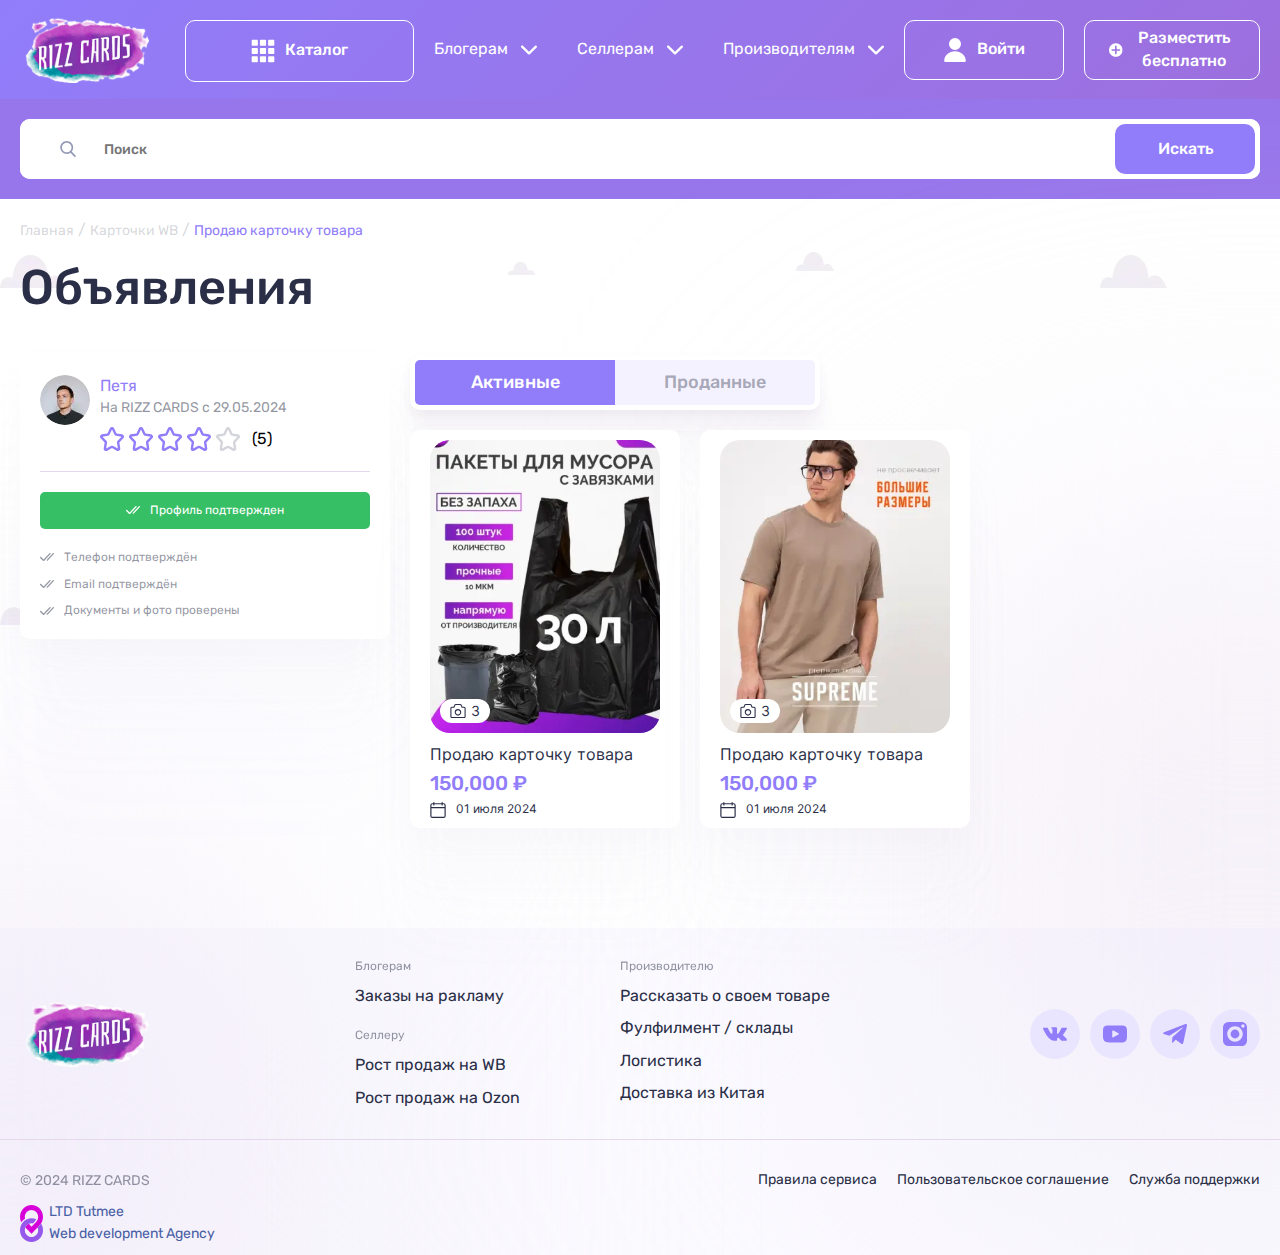
<file: user.html>
<!DOCTYPE html>
<html lang="ru">

<head>
   <meta charset="UTF-8">
   <meta http-equiv="X-UA-Compatible" content="IE=edge">
   <meta name="viewport" content="width=device-width, initial-scale=1.0">
   <meta name="description" content="Доска объялений нового поколения">
   <link rel="apple-touch-icon" sizes="180x180" href="apple-touch-icon.png">
   <link rel="icon" type="image/png" sizes="32x32" href="favicon-32x32.png">
   <link rel="icon" type="image/png" sizes="16x16" href="favicon-16x16.png">
   <link rel="icon" type="image/ico" href="favicon.ico">
   <meta name="msapplication-TileColor" content="#e5d8ed">
   <meta name="theme-color" content="#e5d8ed">
   <meta name="format-detection" content="telephone=no">
   <link rel="stylesheet" href="css/nouislider.min.css">
   <link rel="stylesheet" href="css/swiper-bundle.min.css">
   <link rel="stylesheet" href="css/style.css">
   <title>Rizz | Профиль продавца</title>
</head>

<body>
   <div class="wrapper">
      <div class="preloader">
         <span class="preloader__spinner"></span>
      </div>
      <header class="header element-animation">
         <div class="header__body container">
            <div class="header__top">
               <div class="header__logo">
                  <a href="index.html" aria-label="RizzCards">
                     <img src="img/logo.svg" alt="">
                  </a>
               </div>
               <form action="" method="" class="header__search">
                  <input type="search" placeholder="Поиск">
                  <button type="submit" class="header__search-submit" aria-label="Искать">
                     <svg class="header__search-icon">
                        <use xlink:href="img/icons/icons.svg#search"></use>
                     </svg>
                  </button>
               </form>
               <div class="header__add-buttons">
                  <button class="header__filter" aria-label="Фильтр">
                     <svg>
                        <use xlink:href="img/icons/icons.svg#filter"></use>
                     </svg>
                  </button>
                  <button class="header__menu-icon" aria-label="Меню">
                     <svg>
                        <use xlink:href="img/icons/icons.svg#burger"></use>
                     </svg>
                  </button>
               </div>
            </div>
            <div class="header__bottom">
               <div class="header__catalog">
                  <button class="header__catalog-button button" aria-label="Каталог">
                     <svg>
                        <use xlink:href="img/icons/icons.svg#menu"></use>
                     </svg>
                     <span>Каталог</span>
                  </button>
               </div>
               <div class="header__navigations">
                  <nav class="header__menu menu">
                     <ul class="menu__list">
                        <li class="menu__list-item">
                           <a href="" class="menu__link">
                              <span>Блогерам</span>
                              <svg class="menu__link-arrow">
                                 <use xlink:href="img/icons/icons.svg#chevron-down"></use>
                              </svg>
                           </a>
                           <ul class="menu__sublist">
                              <li><a href="" class="menu__sublist-link">Ссылка 1</a></li>
                              <li><a href="" class="menu__sublist-link">Ссылка 2</a></li>
                           </ul>
                        </li>
                        <li class="menu__list-item">
                           <a href="" class="menu__link">
                              <span>Селлерам</span>
                              <svg class="menu__link-arrow">
                                 <use xlink:href="img/icons/icons.svg#chevron-down"></use>
                              </svg>
                           </a>
                           <ul class="menu__sublist">
                              <li><a href="" class="menu__sublist-link">Рост продаж на WB</a></li>
                              <li><a href="" class="menu__sublist-link">Рост продаж на Ozon</a></li>
                           </ul>
                        </li>
                        <li class="menu__list-item">
                           <a href="" class="menu__link">
                              <span>Производителям</span>
                              <svg class="menu__link-arrow">
                                 <use xlink:href="img/icons/icons.svg#chevron-down"></use>
                              </svg>
                           </a>
                           <ul class="menu__sublist">
                              <li><a href="" class="menu__sublist-link">Ссылка 1</a></li>
                              <li><a href="" class="menu__sublist-link">Ссылка 2</a></li>
                           </ul>
                        </li>
                     </ul>
                  </nav>
                  <div class="header__buttons">
                     <button class="header__login button">
                        <svg>
                           <use xlink:href="img/icons/icons.svg#user"></use>
                        </svg>
                        <span>Войти</span>
                     </button>
                     <button class="header__add button">
                        <svg>
                           <use xlink:href="img/icons/icons.svg#plus"></use>
                        </svg>
                        <span>Разместить бесплатно</span>
                     </button>
                  </div>
               </div>
               <div class="header__tags">
                  <div class="header__tags-slider swiper">
                     <div class="header__tags-slider-wrapper swiper-wrapper">
                        <div class="header__tag swiper-slide">
                           <svg class="header__tag-icon">
                              <use xlink:href="img/icons/icons.svg#bloger"></use>
                           </svg>
                           <a href="catalog.html">Блогерам</a>
                        </div>
                        <div class="header__tag swiper-slide">
                           <svg class="header__tag-icon">
                              <use xlink:href="img/icons/icons.svg#seller"></use>
                           </svg>
                           <a href="catalog.html">Селлерам</a>
                        </div>
                        <div class="header__tag swiper-slide">
                           <svg class="header__tag-icon">
                              <use xlink:href="img/icons/icons.svg#manufact"></use>
                           </svg>
                           <a href="catalog.html">Производителям</a>
                        </div>
                     </div>
                  </div>
               </div>
            </div>
         </div>
         <div class="header__catalog-menu catalog-menu">
            <nav class="catalog-menu__nav">
               <div class="catalog-menu__categories">
                  <a href="catalog.html" class="catalog-menu__category" data-category="1">
                     <svg>
                        <use xlink:href="img/icons/icons.svg#w"></use>
                     </svg>
                     <span class="catalog-menu__category-text">Карточка WB</span>
                     <span class="quantity">(4)</span>
                  </a>
                  <a href="catalog.html" class="catalog-menu__category" data-category="2">
                     <svg>
                        <use xlink:href="img/icons/icons.svg#car"></use>
                     </svg>
                     <span class="catalog-menu__category-text">Транспорт</span>
                     <span class="quantity">(4)</span>
                  </a>
                  <a href="catalog.html" class="catalog-menu__category" data-category="3">
                     <svg>
                        <use xlink:href="img/icons/icons.svg#dish"></use>
                     </svg>
                     <span class="catalog-menu__category-text">Услуги</span>
                     <span class="quantity">(4)</span>
                  </a>
                  <a href="catalog.html" class="catalog-menu__category" data-category="4">
                     <svg>
                        <use xlink:href="img/icons/icons.svg#hands"></use>
                     </svg>
                     <span class="catalog-menu__category-text">Для бизнеса</span>
                     <span class="quantity">(4)</span>
                  </a>
                  <a href="catalog.html" class="catalog-menu__category" data-category="5">
                     <svg>
                        <use xlink:href="img/icons/icons.svg#baby"></use>
                     </svg>
                     <span class="catalog-menu__category-text">Детские товары</span>
                     <span class="quantity">(4)</span>
                  </a>
                  <a href="catalog.html" class="catalog-menu__category" data-category="6">
                     <svg>
                        <use xlink:href="img/icons/icons.svg#electric"></use>
                     </svg>
                     <span class="catalog-menu__category-text">Электроника</span>
                     <span class="quantity">(4)</span>
                  </a>
                  <a href="catalog.html" class="catalog-menu__category" data-category="7">
                     <svg>
                        <use xlink:href="img/icons/icons.svg#wear"></use>
                     </svg>
                     <span class="catalog-menu__category-text">Мода и стиль</span>
                     <span class="quantity">(4)</span>
                  </a>
                  <a href="catalog.html" class="catalog-menu__category" data-category="8">
                     <svg>
                        <use xlink:href="img/icons/icons.svg#cosmetic"></use>
                     </svg>
                     <span class="catalog-menu__category-text">Красота и здоровье</span>
                     <span class="quantity">(4)</span>
                  </a>
                  <a href="catalog.html" class="catalog-menu__category" data-category="9">
                     <svg>
                        <use xlink:href="img/icons/icons.svg#ball"></use>
                     </svg>
                     <span class="catalog-menu__category-text">Хобби и развлечения</span>
                     <span class="quantity">(4)</span>
                  </a>
                  <a href="catalog.html" class="catalog-menu__category" data-category="10">
                     <svg>
                        <use xlink:href="img/icons/icons.svg#sport"></use>
                     </svg>
                     <span class="catalog-menu__category-text">Спорт и отдых</span>
                     <span class="quantity">(4)</span>
                  </a>
                  <a href="catalog.html" class="catalog-menu__category" data-category="11">
                     <svg>
                        <use xlink:href="img/icons/icons.svg#shop"></use>
                     </svg>
                     <span class="catalog-menu__category-text">Для дома и дачи</span>
                     <span class="quantity">(4)</span>
                  </a>
                  <a href="catalog.html" class="catalog-menu__category" data-category="12">
                     <svg>
                        <use xlink:href="img/icons/icons.svg#animal"></use>
                     </svg>
                     <span class="catalog-menu__category-text">Животные</span>
                     <span class="quantity">(4)</span>
                  </a>
                  <a href="catalog.html" class="catalog-menu__category" data-category="13">
                     <svg>
                        <use xlink:href="img/icons/icons.svg#paint"></use>
                     </svg>
                     <span class="catalog-menu__category-text">Стройматериалы и инструменты</span>
                     <span class="quantity">(4)</span>
                  </a>
                  <a href="catalog.html" class="catalog-menu__category" data-category="14">
                     <svg>
                        <use xlink:href="img/icons/icons.svg#circle"></use>
                     </svg>
                     <span class="catalog-menu__category-text">Хэндмейд</span>
                     <span class="quantity">(4)</span>
                  </a>
                  <a href="catalog.html" class="catalog-menu__category" data-category="15">
                     <svg>
                        <use xlink:href="img/icons/icons.svg#port"></use>
                     </svg>
                     <span class="catalog-menu__category-text">Вакансии</span>
                     <span class="quantity">(4)</span>
                  </a>
               </div>
               <div class="catalog-menu__subcategories">
                  <div class="catalog-menu__subcategory" data-subcategory="1">
                     <a href="catalog.html" class="catalog-menu__title">
                        <svg class="catalog-menu__back">
                           <use xlink:href="img/icons/icons.svg#arrow-right"></use>
                        </svg>
                        Карточка WB</a>
                     <ul class="catalog-menu__list">
                        <li><a href="catalog.html" class="catalog-menu__link">Продажа квартиры <span
                                 class="quantity">(4)</span></a></li>
                        <li><a href="catalog.html" class="catalog-menu__link">Аренда комнаты длительно <span
                                 class="quantity">(4)</span></a></li>
                        <li><a href="catalog.html" class="catalog-menu__link">Продажа комнаты <span
                                 class="quantity">(4)</span></a></li>
                        <li><a href="catalog.html" class="catalog-menu__link">Аренда комнаты посуточно <span
                                 class="quantity">(4)</span></a></li>
                        <li><a href="catalog.html" class="catalog-menu__link">Продажа дома <span
                                 class="quantity">(4)</span></a></li>
                        <li><a href="catalog.html" class="catalog-menu__link">Аренда дома посуточно <span
                                 class="quantity">(4)</span></a>
                        </li>
                        <li><a href="catalog.html" class="catalog-menu__link">Аренда квартиры длительно <span
                                 class="quantity">(4)</span></a></li>
                        <li><a href="catalog.html" class="catalog-menu__link">Аренда дома длительно <span
                                 class="quantity">(4)</span></a>
                        </li>
                        <li><a href="catalog.html" class="catalog-menu__link">Аренда квартиры посуточно <span
                                 class="quantity">(4)</span></a></li>
                        <li><a href="catalog.html" class="catalog-menu__link">Коммерческая недвижимость <span
                                 class="quantity">(4)</span></a></li>
                        <li><a href="catalog.html" class="catalog-menu__link">Аренда комнаты длительно <span
                                 class="quantity">(4)</span></a></li>
                        <li><a href="catalog.html" class="catalog-menu__link">Прочие строения <span
                                 class="quantity">(4)</span></a></li>

                     </ul>
                  </div>
                  <div class="catalog-menu__subcategory" data-subcategory="2">
                     <a href="catalog.html" class="catalog-menu__title">
                        <svg class="catalog-menu__back">
                           <use xlink:href="img/icons/icons.svg#arrow-right"></use>
                        </svg>
                        Транспорт</a>
                     <ul class="catalog-menu__list">
                        <li><a href="catalog.html" class="catalog-menu__link">Продажа квартиры <span
                                 class="quantity">(4)</span></a></li>
                        <li><a href="catalog.html" class="catalog-menu__link">Аренда комнаты длительно <span
                                 class="quantity">(4)</span></a></li>
                        <li><a href="catalog.html" class="catalog-menu__link">Продажа комнаты <span
                                 class="quantity">(4)</span></a></li>
                        <li><a href="catalog.html" class="catalog-menu__link">Аренда комнаты посуточно <span
                                 class="quantity">(4)</span></a></li>
                        <li><a href="catalog.html" class="catalog-menu__link">Продажа дома <span
                                 class="quantity">(4)</span></a></li>
                        <li><a href="catalog.html" class="catalog-menu__link">Аренда дома посуточно <span
                                 class="quantity">(4)</span></a>
                        </li>
                        <li><a href="catalog.html" class="catalog-menu__link">Аренда квартиры длительно <span
                                 class="quantity">(4)</span></a></li>
                        <li><a href="catalog.html" class="catalog-menu__link">Аренда дома длительно <span
                                 class="quantity">(4)</span></a>
                        </li>
                        <li><a href="catalog.html" class="catalog-menu__link">Аренда квартиры посуточно <span
                                 class="quantity">(4)</span></a></li>
                        <li><a href="catalog.html" class="catalog-menu__link">Коммерческая недвижимость <span
                                 class="quantity">(4)</span></a></li>
                        <li><a href="catalog.html" class="catalog-menu__link">Аренда комнаты длительно <span
                                 class="quantity">(4)</span></a></li>
                        <li><a href="catalog.html" class="catalog-menu__link">Прочие строения <span
                                 class="quantity">(4)</span></a></li>
                     </ul>
                  </div>
                  <div class="catalog-menu__subcategory" data-subcategory="3">
                     <a href="catalog.html" class="catalog-menu__title">
                        <svg class="catalog-menu__back">
                           <use xlink:href="img/icons/icons.svg#arrow-right"></use>
                        </svg>
                        Услуги</a>
                     <ul class="catalog-menu__list">
                        <li><a href="catalog.html" class="catalog-menu__link">Продажа квартиры <span
                                 class="quantity">(4)</span></a></li>
                        <li><a href="catalog.html" class="catalog-menu__link">Аренда комнаты длительно <span
                                 class="quantity">(4)</span></a>
                        </li>
                        <li><a href="catalog.html" class="catalog-menu__link">Продажа комнаты <span
                                 class="quantity">(4)</span></a></li>
                        <li><a href="catalog.html" class="catalog-menu__link">Аренда комнаты посуточно <span
                                 class="quantity">(4)</span></a>
                        </li>
                        <li><a href="catalog.html" class="catalog-menu__link">Продажа дома <span
                                 class="quantity">(4)</span></a></li>
                        <li><a href="catalog.html" class="catalog-menu__link">Аренда дома посуточно <span
                                 class="quantity">(4)</span></a>
                        </li>
                        <li><a href="catalog.html" class="catalog-menu__link">Аренда квартиры длительно <span
                                 class="quantity">(4)</span></a>
                        </li>
                        <li><a href="catalog.html" class="catalog-menu__link">Аренда дома длительно <span
                                 class="quantity">(4)</span></a>
                        </li>
                        <li><a href="catalog.html" class="catalog-menu__link">Аренда квартиры посуточно <span
                                 class="quantity">(4)</span></a>
                        </li>
                        <li><a href="catalog.html" class="catalog-menu__link">Коммерческая недвижимость <span
                                 class="quantity">(4)</span></a>
                        </li>
                        <li><a href="catalog.html" class="catalog-menu__link">Аренда комнаты длительно <span
                                 class="quantity">(4)</span></a>
                        </li>
                        <li><a href="catalog.html" class="catalog-menu__link">Прочие строения <span
                                 class="quantity">(4)</span></a></li>
                     </ul>
                  </div>
               </div>
            </nav>
         </div>
      </header>
      <main>
         <div class="catalog-search element-animation">
            <div class="catalog-search__body container">
               <form action="" method="" class="catalog-search__form">
                  <input type="search" placeholder="Поиск">
                  <svg class="catalog-search__icon">
                     <use xlink:href="img/icons/icons.svg#search"></use>
                  </svg>
                  <button type="submit" class="catalog-search__submit" aria-label="Искать"> Искать </button>
               </form>
            </div>
         </div>
         <section class="profile">
            <div class="profile__body container">
               <div class="breadcrumbs">
                  <a href="">Главная</a>
                  /
                  <a href="">Карточки WB</a>
                  /
                  <span>Продаю карточку товара</span>
               </div>
               <h2 class="profile__title title">Объявления</h2>
               <div class="profile__content">
                  <div class="profile__aside">
                     <div class="profile__author author">
                        <div class="author__card">
                           <a href="user.html" class="author__image">
                              <picture>
                                 <source srcset="img/testimonials/author-ava.webp" type="image/webp"><img
                                    src="img/testimonials/author-ava.png" alt="">
                              </picture>
                           </a>
                           <div class="author__info">
                              <a href="user.html" class="author__name">Петя</a>
                              <p class="author__reg-date">На RIZZ CARDS с 29.05.2024</p>
                              <div class="author__rating rating">
                                 <svg class="rating__star checked">
                                    <use xlink:href="img/icons/icons.svg#star"></use>
                                 </svg>
                                 <svg class="rating__star checked">
                                    <use xlink:href="img/icons/icons.svg#star"></use>
                                 </svg>
                                 <svg class="rating__star checked">
                                    <use xlink:href="img/icons/icons.svg#star"></use>
                                 </svg>
                                 <svg class="rating__star checked">
                                    <use xlink:href="img/icons/icons.svg#star"></use>
                                 </svg>
                                 <svg class="rating__star">
                                    <use xlink:href="img/icons/icons.svg#star"></use>
                                 </svg>
                                 <span>(5)</span>
                              </div>
                           </div>
                        </div>
                        <div class="author__verify">
                           <a href="user.html" class="author__verify-profil">
                              <svg>
                                 <use xlink:href="img/icons/icons.svg#double-check"></use>
                              </svg>
                              <span>Профиль подтвержден</span>
                           </a>
                           <div class="author__verify-contacts">
                              <p>
                                 <svg>
                                    <use xlink:href="img/icons/icons.svg#double-check"></use>
                                 </svg>
                                 <span>Телефон подтверждён</span>
                              </p>
                              <p>
                                 <svg>
                                    <use xlink:href="img/icons/icons.svg#double-check"></use>
                                 </svg>
                                 <span>Email подтверждён</span>
                              </p>
                              <p>
                                 <svg>
                                    <use xlink:href="img/icons/icons.svg#double-check"></use>
                                 </svg>
                                 <span>Документы и фото проверены</span>
                              </p>
                           </div>
                        </div>
                     </div>
                  </div>
                  <div class="profile__adds">
                     <div class="profile__tabs">
                        <div class="profile__tab" data-tab="1">
                           Активные
                        </div>
                        <div class="profile__tab" data-tab="2">
                           Проданные
                        </div>
                     </div>
                     <div class="profile__contents">
                        <div class="profile__tab-content" data-content="1">
                           <a href="product-card.html" class="product">
                              <div class="product__image">
                                 <picture>
                                    <source srcset="img/products/img1.webp" type="image/webp"><img
                                       src="img/products/img1.png" alt="">
                                 </picture>
                                 <div class="product__images-button">
                                    <svg>
                                       <use xlink:href="img/icons/icons.svg#photo"></use>
                                    </svg>
                                    <span>3</span>
                                 </div>
                              </div>
                              <div class="product__info">
                                 <div class="product__name">Продаю карточку товара</div>
                                 <div class="product__price">150,000 ₽</div>

                                 <div class="product__date">
                                    <svg>
                                       <use xlink:href="img/icons/icons.svg#calendar"></use>
                                    </svg>
                                    01 июля 2024
                                 </div>
                              </div>
                           </a>
                           <a href="product-card.html" class="product">
                              <div class="product__image">
                                 <picture>
                                    <source srcset="img/products/img2.webp" type="image/webp"><img
                                       src="img/products/img2.png" alt="">
                                 </picture>
                                 <div class="product__images-button">
                                    <svg>
                                       <use xlink:href="img/icons/icons.svg#photo"></use>
                                    </svg>
                                    <span>3</span>
                                 </div>
                              </div>
                              <div class="product__info">
                                 <div class="product__name">Продаю карточку товара</div>
                                 <div class="product__price">150,000 ₽</div>

                                 <div class="product__date">
                                    <svg>
                                       <use xlink:href="img/icons/icons.svg#calendar"></use>
                                    </svg>
                                    01 июля 2024
                                 </div>
                              </div>
                           </a>
                        </div>
                        <div class="profile__tab-content" data-content="2">
                           <a href="product-card.html" class="product">
                              <div class="product__image">
                                 <picture>
                                    <source srcset="img/products/img1.webp" type="image/webp"><img
                                       src="img/products/img1.png" alt="">
                                 </picture>
                                 <div class="product__images-button">
                                    <svg>
                                       <use xlink:href="img/icons/icons.svg#photo"></use>
                                    </svg>
                                    <span>3</span>
                                 </div>
                              </div>
                              <div class="product__info">
                                 <div class="product__name">Продаю карточку товара</div>
                                 <div class="product__price">150,000 ₽</div>

                                 <div class="product__date">
                                    <svg>
                                       <use xlink:href="img/icons/icons.svg#calendar"></use>
                                    </svg>
                                    01 июля 2024
                                 </div>
                              </div>
                           </a>
                           <a href="product-card.html" class="product">
                              <div class="product__image">
                                 <picture>
                                    <source srcset="img/products/img2.webp" type="image/webp"><img
                                       src="img/products/img2.png" alt="">
                                 </picture>
                                 <div class="product__images-button">
                                    <svg>
                                       <use xlink:href="img/icons/icons.svg#photo"></use>
                                    </svg>
                                    <span>3</span>
                                 </div>
                              </div>
                              <div class="product__info">
                                 <div class="product__name">Продаю карточку товара</div>
                                 <div class="product__price">150,000 ₽</div>

                                 <div class="product__date">
                                    <svg>
                                       <use xlink:href="img/icons/icons.svg#calendar"></use>
                                    </svg>
                                    01 июля 2024
                                 </div>
                              </div>
                           </a>
                           <a href="product-card.html" class="product">
                              <div class="product__image">
                                 <picture>
                                    <source srcset="img/products/img3.webp" type="image/webp"><img
                                       src="img/products/img3.png" alt="">
                                 </picture>
                                 <div class="product__images-button">
                                    <svg>
                                       <use xlink:href="img/icons/icons.svg#photo"></use>
                                    </svg>
                                    <span>3</span>
                                 </div>
                              </div>
                              <div class="product__info">
                                 <div class="product__name">Продаю карточку товара</div>
                                 <div class="product__price">150,000 ₽</div>

                                 <div class="product__date">
                                    <svg>
                                       <use xlink:href="img/icons/icons.svg#calendar"></use>
                                    </svg>
                                    01 июля 2024
                                 </div>
                              </div>
                           </a>
                           <a href="product-card.html" class="product">
                              <div class="product__image">
                                 <picture>
                                    <source srcset="img/products/img4.webp" type="image/webp"><img
                                       src="img/products/img4.png" alt="">
                                 </picture>
                                 <div class="product__images-button">
                                    <svg>
                                       <use xlink:href="img/icons/icons.svg#photo"></use>
                                    </svg>
                                    <span>3</span>
                                 </div>
                              </div>
                              <div class="product__info">
                                 <div class="product__name">Продаю карточку товара</div>
                                 <div class="product__price">150,000 ₽</div>

                                 <div class="product__date">
                                    <svg>
                                       <use xlink:href="img/icons/icons.svg#calendar"></use>
                                    </svg>
                                    01 июля 2024
                                 </div>
                              </div>
                           </a>
                        </div>
                     </div>
                  </div>
               </div>
            </div>
            <div class="ellipse-5"></div>
            <div class="ellipse-6"></div>
         </section>
      </main>
      <footer class="footer">
         <div class="footer__body container">
            <div class="footer-main">
               <div class="footer__logo">
                  <a href="index.html" aria-label="RizzCards перейти на главую страницу">
                     <img src="img/logo.svg" alt="">
                  </a>
               </div>
               <div class="footer__menu">
                  <div class="footer__menu-list">
                     <div class="footer__menu-col">
                        <div>
                           <p class="footer__menu-title">
                              Блогерам
                              <svg>
                                 <use xlink:href="img/icons/icons.svg#chevron-down"></use>
                              </svg>
                           </p>
                           <div class="footer__menu-links">
                              <a href="" class="footer__menu-link">Заказы на ракламу</a>
                           </div>
                        </div>
                        <div>
                           <p class="footer__menu-title">
                              Селлеру
                              <svg>
                                 <use xlink:href="img/icons/icons.svg#chevron-down"></use>
                              </svg>
                           </p>
                           <div class="footer__menu-links">
                              <a href="" class="footer__menu-link">Рост продаж на WB</a>
                              <a href="" class="footer__menu-link">Рост продаж на Ozon</a>
                           </div>
                        </div>
                     </div>
                     <div class="footer__menu-col">
                        <div>
                           <p class="footer__menu-title">
                              Производителю
                              <svg>
                                 <use xlink:href="img/icons/icons.svg#chevron-down"></use>
                              </svg>
                           </p>
                           <div class="footer__menu-links">
                              <a href="" class="footer__menu-link">Рассказать о своем товаре</a>
                              <a href="" class="footer__menu-link">Фулфилмент / склады</a>
                              <a href="" class="footer__menu-link">Логистика</a>
                              <a href="" class="footer__menu-link">Доставка из Китая</a>
                           </div>
                        </div>
                     </div>
                  </div>
               </div>
               <div class="footer__socials">
                  <a href="" class="footer__social" aria-label="Вконтакте">
                     <svg>
                        <use xlink:href="img/icons/icons.svg#vk"></use>
                     </svg>
                  </a>
                  <a href="" class="footer__social" aria-label="Youtube">
                     <svg>
                        <use xlink:href="img/icons/icons.svg#youtube"></use>
                     </svg>
                  </a>
                  <a href="" class="footer__social" aria-label="Telegram">
                     <svg>
                        <use xlink:href="img/icons/icons.svg#telegram"></use>
                     </svg>
                  </a>
                  <a href="" class="footer__social" aria-label="instagram">
                     <svg>
                        <use xlink:href="img/icons/icons.svg#instagram"></use>
                     </svg>
                  </a>
               </div>
            </div>
         </div>
         <div class="footer__under">
            <div class="footer__under-body container">
               <p>© 2024 RIZZ CARDS</p>
               <div class="footer__policy">
                  <a href="">Правила сервиса</a>
                  <a href="">Пользовательское соглашение</a>
                  <a href="">Служба поддержки</a>
               </div>
            </div>
         </div>
         <div class="footer-dev container">
            <div class="footer-dev__body">
               <a href="https://tutmee.ru/" target="_blank" class="footer-dev__link">
                  <span>
                     LTD Tutmee <br>
                     Web development Agency
                  </span>
                  <img src="img/logo-dev.svg" alt="Tutmee">
               </a>
            </div>
         </div>
      </footer>
      <div class="header__filter-body">
         <div class="header__filter-title">
            <svg>
               <use xlink:href="img/icons/icons.svg#arrow-right"></use>
            </svg>
            Фильтры
         </div>
         <form class="header__filter-settings">
            <div class="header__filter-city">
               <input type="text" class="input-with-label">
               <span class="header__filter-label">Город или регион</span>
            </div>
            <div class="header__filter-category">
               <div class="s-dropdown">
                  <p class="dropdown__button">Категория</p>
                  <ul class="dropdown__list">
                     <li class="dropdown__list-item" data-value="category1">Категория 1</li>
                     <li class="dropdown__list-item" data-value="category2">Категория 2</li>
                     <li class="dropdown__list-item" data-value="category3">Категория 3</li>
                     <li class="dropdown__list-item" data-value="category4">Категория 4</li>
                     <li class="dropdown__list-item" data-value="category5">Категория 5</li>
                  </ul>
                  <input type="text" name="category" class="dropdown__input-hidden" value="">
               </div>
            </div>
            <div class="header__filter-status">
               <div class="checkbox">
                  <input type="checkbox" id="vip">
                  <label for="vip">Vip</label>
               </div>
            </div>
            <div class="header__filter-price">
               <div class="range">
                  <div class="range__items">
                     <div class="range__item">
                        От: <input type="text" id="input-min"><span>₽</span>
                     </div>
                     <div class="range__item">
                        До: <input type="text" id="input-max"><span>₽</span>
                     </div>
                  </div>
                  <div id="price-range"></div>
               </div>
            </div>
            <div class="header__filter-time">
               <div class="header__filter-time-title">
                  Срок размещения
                  <svg>
                     <use xlink:href="img/icons/icons.svg#chevron-down"></use>
                  </svg>
               </div>
               <div class="header__filter-date-items">
                  <p class="custom-radio">
                     <input type="radio" name="date" id="hours24" class="custom-radio-input">
                     <label for="hours24" class="custom-radio-label">За 24 часа</label>
                  </p>
                  <p class="custom-radio">
                     <input type="radio" name="date" id="day7" class="custom-radio-input" checked>
                     <label for="day7" class="custom-radio-label">За 7 дней</label>
                  </p>
                  <p class="custom-radio">
                     <input type="radio" name="date" id="alltime" class="custom-radio-input">
                     <label for="alltime" class="custom-radio-label">За все время</label>
                  </p>
               </div>
            </div>
            <button type="submit" class="header__filter-apply">Применить</button>
            <button type="reset" class="header__filter-reset">
               <svg>
                  <use xlink:href="img/icons/icons.svg#close"></use>
               </svg>
               Сбросить фильтр
            </button>
         </form>
      </div>
      <div class="mobile-menu">
         <a class="mobile-menu__item">
            <svg>
               <use xlink:href="img/icons/icons.svg#mm-home"></use>
            </svg>
         </a>
         <a class="mobile-menu__item">
            <svg>
               <use xlink:href="img/icons/icons.svg#mm-heart"></use>
            </svg>
         </a>
         <a class="mobile-menu__item">
            <svg>
               <use xlink:href="img/icons/icons.svg#mm-plus"></use>
            </svg>
         </a>
         <a class="mobile-menu__item">
            <svg>
               <use xlink:href="img/icons/icons.svg#mm-comment"></use>
            </svg>
         </a>
         <a class="mobile-menu__item active">
            <svg>
               <use xlink:href="img/icons/icons.svg#mm-user"></use>
            </svg>
         </a>
      </div>
   </div>
   <script src="js/nouislider.min.js?_v=20240806100927"></script>
   <script src="js/swiper-bundle.min.js?_v=20240806100927"></script>
   <script src="js/app.js?_v=20240806100927"></script>
</body>

</html>
</file>
<file: css/style.css>
@charset "UTF-8";

* {
   padding: 0;
   margin: 0;
   border: 0;
   -webkit-tap-highlight-color: rgba(255, 255, 255, 0);
   -webkit-tap-highlight-color: transparent;
   scrollbar-color: #b2a4ff #f7f7f7;
   scrollbar-width: thin;
}

*::-webkit-scrollbar-thumb {
   background-color: #b2a4ff;
}

*::-webkit-scrollbar-track {
   background-color: #f7f7f7;
}

*::-webkit-scrollbar-button {
   display: none;
   background-color: #b2a4ff;
}

*::-webkit-scrollbar {
   width: 8px;
}

*,
*:before,
*:after {
   -webkit-box-sizing: border-box;
   box-sizing: border-box;
}

:focus,
:active {
   outline: none;
}

a:focus,
a:active {
   outline: none;
}

nav,
footer,
header,
aside {
   display: block;
}

html,
body {
   height: 100%;
   width: 100%;
   font-size: 100%;
   -ms-text-size-adjust: 100%;
   -moz-text-size-adjust: 100%;
   -webkit-text-size-adjust: 100%;
   background-color: #fff;
}

input::-ms-clear {
   display: none;
}

button::-moz-focus-inner {
   padding: 0;
   border: 0;
}

a,
a:visited {
   text-decoration: none;
}

a:hover {
   text-decoration: none;
}

a,
button {
   -webkit-tap-highlight-color: rgba(255, 255, 255, 0);
   -webkit-tap-highlight-color: transparent;
   background: transparent;
   font-family: inherit;
   cursor: pointer;
}

ul li {
   list-style: none;
}

img {
   vertical-align: top;
   max-width: 100%;
}

@font-face {
   font-family: Inter;
   font-display: swap;
   src: url("../fonts/Inter-Regular.woff2") format("woff2"), url("../fonts/Inter-Regular.woff") format("woff");
   font-weight: 400;
   font-style: normal;
}

@font-face {
   font-family: Rubik;
   font-display: swap;
   src: url("../fonts/Rubik-SemiBold.woff2") format("woff2"), url("../fonts/Rubik-SemiBold.woff") format("woff");
   font-weight: 600;
   font-style: normal;
}

@font-face {
   font-family: Rubik;
   font-display: swap;
   src: url("../fonts/Rubik-Medium.woff2") format("woff2"), url("../fonts/Rubik-Medium.woff") format("woff");
   font-weight: 500;
   font-style: normal;
}

@font-face {
   font-family: Rubik;
   font-display: swap;
   src: url("../fonts/Rubik-Regular.woff2") format("woff2"), url("../fonts/Rubik-Regular.woff") format("woff");
   font-weight: 400;
   font-style: normal;
}

html {
   scroll-behavior: smooth;
}

body {
   height: 100%;
   min-height: 100svh;
}

body.disabled {
   position: relative;
   overflow: hidden;
}

body.disabled::after {
   content: "";
   position: absolute;
   top: 0;
   left: 0;
   width: 100%;
   height: 100%;
   background-color: rgba(0, 0, 0, 0.3);
   z-index: 3;
}

.wrapper {
   min-height: 100%;
   display: -webkit-box;
   display: -ms-flexbox;
   display: flex;
   -webkit-box-orient: vertical;
   -webkit-box-direction: normal;
   -ms-flex-direction: column;
   flex-direction: column;
   font-family: Rubik;
   font-size: 16px;
   line-height: 140%;
   color: #000;
   overflow: hidden;
}

main {
   -webkit-box-flex: 1;
   -ms-flex: 1 1 auto;
   flex: 1 1 auto;
}

.container {
   width: min(100% - 40px, 1540px);
   margin-inline: auto;
}

/*------------------------------Прелоадер---------------------------*/

.preloader {
   position: fixed;
   top: 0;
   left: 0;
   bottom: 0;
   right: 0;
   width: 100%;
   height: 100%;
   background: #e9e5fe;
   z-index: 999;
   display: -webkit-box;
   display: -ms-flexbox;
   display: flex;
   -webkit-box-align: center;
   -ms-flex-align: center;
   align-items: center;
   -webkit-box-pack: center;
   -ms-flex-pack: center;
   justify-content: center;
}

.preloader__spinner {
   width: 50px;
   height: 50px;
   border-radius: 50%;
   border-top: 6px solid #b2a4ff;
   border-bottom: 6px solid rgb(145, 125, 250);
   border-right: 6px solid rgb(145, 125, 250);
   border-left: 6px solid rgb(145, 125, 250);
   -webkit-animation: rotated 1s linear 0s infinite;
   animation: rotated 1s linear 0s infinite;
}

@-webkit-keyframes rotated {
   0% {
      -webkit-transform: rotate(0);
      transform: rotate(0);
   }

   100% {
      -webkit-transform: rotate(360deg);
      transform: rotate(360deg);
   }
}

@keyframes rotated {
   0% {
      -webkit-transform: rotate(0);
      transform: rotate(0);
   }

   100% {
      -webkit-transform: rotate(360deg);
      transform: rotate(360deg);
   }
}

/*---------------------------------------------Компоненты--------------------------------------------*/

.button-violet {
   border-radius: 10px;
   padding: 18px 24px;
   display: -webkit-box;
   display: -ms-flexbox;
   display: flex;
   -webkit-box-align: center;
   -ms-flex-align: center;
   align-items: center;
   -webkit-box-pack: center;
   -ms-flex-pack: center;
   justify-content: center;
   gap: 10px;
   color: #fff;
   font-family: Rubik;
   font-size: 16px;
   font-weight: 500;
   line-height: 140%;
   -webkit-transition: all 0.3s ease 0s;
   -o-transition: all 0.3s ease 0s;
   transition: all 0.3s ease 0s;
   background: rgb(145, 125, 250);
   max-width: 245px;
}

.button-violet svg {
   width: 24px;
   height: 24px;
   -o-object-fit: contain;
   object-fit: contain;
   color: #fff;
   fill: #fff;
   -webkit-transition: all 0.3s ease 0s;
   -o-transition: all 0.3s ease 0s;
   transition: all 0.3s ease 0s;
}

.button-violet:active {
   background: #5644b6;
}

.breadcrumbs {
   color: rgba(42, 47, 71, 0.2);
   margin-bottom: 20px;
}

.breadcrumbs a,
.breadcrumbs span {
   font-family: Rubik;
   font-size: 14px;
   font-weight: 400;
   line-height: 140%;
}

.breadcrumbs a {
   color: rgba(42, 47, 71, 0.2);
   -webkit-transition: all 0.2s ease 0s;
   -o-transition: all 0.2s ease 0s;
   transition: all 0.2s ease 0s;
}

.breadcrumbs a:hover {
   color: rgb(145, 125, 250);
}

.breadcrumbs span {
   color: rgb(145, 125, 250);
}

.show-more-link {
   border-radius: 10px;
   background: rgba(145, 125, 250, 0.2);
   display: -webkit-box;
   display: -ms-flexbox;
   display: flex;
   -webkit-box-align: center;
   -ms-flex-align: center;
   align-items: center;
   -webkit-box-pack: center;
   -ms-flex-pack: center;
   justify-content: center;
   gap: 10px;
   color: rgb(41, 47, 71);
   font-family: Rubik;
   font-size: 16px;
   font-weight: 400;
   line-height: 140%;
   padding: 19px 30px;
   -webkit-transition: all 0.3s ease 0s;
   -o-transition: all 0.3s ease 0s;
   transition: all 0.3s ease 0s;
   max-width: 200px;
   margin-inline: auto;
   position: absolute;
   bottom: 25px;
   -webkit-transform: translateX(-50%);
   -ms-transform: translateX(-50%);
   transform: translateX(-50%);
   left: 50%;
   z-index: 5;
   white-space: nowrap;
}

.show-more-link svg {
   width: 22px;
   height: 22px;
   -o-object-fit: contain;
   object-fit: contain;
   color: #000;
   -webkit-transition: all 0.3s ease 0s;
   -o-transition: all 0.3s ease 0s;
   transition: all 0.3s ease 0s;
   fill: #000;
}

.show-more-products {
   display: none;
}

.button {
   border-radius: 10px;
   padding: 18px 24px;
   display: -webkit-box;
   display: -ms-flexbox;
   display: flex;
   -webkit-box-align: center;
   -ms-flex-align: center;
   align-items: center;
   -webkit-box-pack: center;
   -ms-flex-pack: center;
   justify-content: center;
   gap: 10px;
   color: #fff;
   font-family: Rubik;
   font-size: 16px;
   font-weight: 500;
   line-height: 140%;
   -webkit-transition: all 0.3s ease 0s;
   -o-transition: all 0.3s ease 0s;
   transition: all 0.3s ease 0s;
}

.button svg {
   width: 24px;
   height: 24px;
   -o-object-fit: contain;
   object-fit: contain;
   color: #fff;
   fill: #fff;
   -webkit-transition: all 0.3s ease 0s;
   -o-transition: all 0.3s ease 0s;
   transition: all 0.3s ease 0s;
}

.title {
   color: rgb(42, 47, 71);
   font-family: Rubik;
   font-weight: 500;
   line-height: 110%;
   margin-bottom: 40px;
   font-size: calc(32px + 28 * ((100vw - 320px) / 1600));
}

.title.element-animation {
   -webkit-transition: all 0.5s ease 0.6s;
   -o-transition: all 0.5s ease 0.6s;
   transition: all 0.5s ease 0.6s;
   -webkit-transform: scaleY(0);
   -ms-transform: scaleY(0);
   transform: scaleY(0);
   opacity: 0;
}

.title.element-animation.element-show {
   -webkit-transform: scaleY(1);
   -ms-transform: scaleY(1);
   transform: scaleY(1);
   opacity: 1;
}

.product {
   max-width: 370px;
   display: -webkit-box;
   display: -ms-flexbox;
   display: flex;
   width: 100%;
   height: auto;
   -webkit-box-orient: vertical;
   -webkit-box-direction: normal;
   -ms-flex-direction: column;
   flex-direction: column;
   padding: 10px 20px;
   border-radius: 10px;
   -webkit-transition: all 0.3s ease 0s;
   -o-transition: all 0.3s ease 0s;
   transition: all 0.3s ease 0s;
   -webkit-box-shadow: 0px 11px 25px 0px rgba(195, 193, 215, 0.05), 0px 45px 45px 0px rgba(195, 193, 215, 0.04), 0px 102px 61px 0px rgba(195, 193, 215, 0.03);
   box-shadow: 0px 11px 25px 0px rgba(195, 193, 215, 0.05), 0px 45px 45px 0px rgba(195, 193, 215, 0.04), 0px 102px 61px 0px rgba(195, 193, 215, 0.03);
   background: rgb(255, 255, 255);
}

.product__image {
   border-radius: 20px;
   margin-bottom: 10px;
   position: relative;
   overflow: hidden;
}

.product__image img {
   width: 100%;
   height: 100%;
   -o-object-fit: cover;
   object-fit: cover;
}

.product__images-button {
   position: absolute;
   bottom: 10px;
   left: 10px;
   border-radius: 500px;
   background: rgb(255, 255, 255);
   display: -webkit-box;
   display: -ms-flexbox;
   display: flex;
   -webkit-box-align: center;
   -ms-flex-align: center;
   align-items: center;
   -webkit-box-pack: center;
   -ms-flex-pack: center;
   justify-content: center;
   gap: 5px;
   padding: 4px 10px;
}

.product__images-button svg {
   width: 16px;
   height: 16px;
   -o-object-fit: contain;
   object-fit: contain;
   color: rgb(42, 47, 71);
}

.product__images-button span {
   color: rgb(42, 47, 71);
   font-family: Inter;
   font-size: 14px;
   font-weight: 400;
   line-height: 100%;
}

.product__name {
   color: rgb(42, 47, 71);
   font-family: Inter;
   font-size: 16px;
   font-weight: 400;
   line-height: 140%;
   -webkit-box-flex: 1;
   -ms-flex: 1;
   flex: 1;
   color: rgb(42, 47, 71);
   font-family: Inter;
   font-size: 16px;
   font-weight: 400;
   line-height: 140%;
   margin-bottom: 4px;
}

.product__price {
   color: rgb(145, 125, 250);
   font-family: Rubik;
   font-size: 20px;
   font-weight: 500;
   line-height: 140%;
   margin-bottom: 4px;
}

.product__description {
   color: rgb(0, 0, 0);
   font-family: Rubik;
   font-size: 16px;
   font-weight: 400;
   line-height: 140%;
   margin-bottom: 20px;
}

.product__description-title {
   color: rgb(42, 47, 71);
   font-family: Rubik;
   font-size: 20px;
   font-weight: 500;
   line-height: 110%;
   margin-bottom: 20px;
}

.product__date {
   display: -webkit-box;
   display: -ms-flexbox;
   display: flex;
   -webkit-box-align: center;
   -ms-flex-align: center;
   align-items: center;
   gap: 10px;
   color: rgb(42, 47, 71);
   font-family: Inter;
   font-size: 12px;
   font-weight: 400;
   line-height: 140%;
   letter-spacing: 0%;
   text-align: left;
}

.product__date svg {
   width: 16px;
   height: 16px;
   -o-object-fit: contain;
   object-fit: contain;
   color: rgb(42, 47, 71);
}

.s-dropdown {
   position: relative;
   width: 100%;
}

.s-dropdown .dropdown__button {
   position: relative;
   cursor: pointer;
   display: -webkit-box;
   display: -ms-flexbox;
   display: flex;
   -webkit-box-align: center;
   -ms-flex-align: center;
   align-items: center;
   color: rgb(147, 153, 181);
   font-family: Rubik;
   font-size: 16px;
   font-weight: 400;
   line-height: 140%;
   padding: 14px 20px;
   border-radius: 5px;
   background-color: rgba(147, 153, 181, 0.1);
}

.s-dropdown .dropdown__button:hover {
   background-color: rgba(147, 153, 181, 0.2);
}

.s-dropdown .dropdown__button:focus,
.s-dropdown .dropdown__button--active {
   outline: none;
   -webkit-box-shadow: none;
   box-shadow: none;
}

.s-dropdown .dropdown__button::after {
   content: "";
   position: absolute;
   top: 13px;
   right: 20px;
   width: 24px;
   height: 24px;
   background: url(../img/icons/chevron-down.svg) center/16px 14px no-repeat;
   -webkit-transition-duration: 0.3s;
   -o-transition-duration: 0.3s;
   transition-duration: 0.3s;
   opacity: 0.5;
}

.s-dropdown .dropdown__button--active.dropdown__button::after {
   -webkit-transform: rotate(180deg);
   -ms-transform: rotate(180deg);
   transform: rotate(180deg);
}

.s-dropdown .dropdown__list {
   display: none;
   position: absolute;
   left: 0;
   top: 50px;
   margin: 0;
   list-style-type: none;
   overflow: hidden;
   width: 100%;
   z-index: 5;
   border-radius: 6px;
   background: #fff;
   border: 1px solid rgba(147, 153, 181, 0.1);
   -webkit-box-shadow: 2px 1px 5px 0px rgba(0, 22, 86, 0.06), 8px 4px 9px 0px rgba(0, 22, 86, 0.05), 17px 9px 12px 0px rgba(0, 22, 86, 0.03), 31px 15px 14px 0px rgba(0, 22, 86, 0.01), 49px 24px 15px 0px rgba(0, 22, 86, 0);
   box-shadow: 2px 1px 5px 0px rgba(0, 22, 86, 0.06), 8px 4px 9px 0px rgba(0, 22, 86, 0.05), 17px 9px 12px 0px rgba(0, 22, 86, 0.03), 31px 15px 14px 0px rgba(0, 22, 86, 0.01), 49px 24px 15px 0px rgba(0, 22, 86, 0);
}

.s-dropdown .dropdown__list--visible {
   display: block;
}

.s-dropdown .dropdown__list-item {
   width: 100%;
   margin: 0;
   padding: 0;
   padding: 14px 20px;
   cursor: pointer;
   font-size: 1rem;
   line-height: 125%;
   font-weight: 400;
   color: #414141;
   border-radius: 6px;
   -webkit-transition: all 0.3s ease 0s;
   -o-transition: all 0.3s ease 0s;
   transition: all 0.3s ease 0s;
   font-family: Rubik;
   font-size: 16px;
}

.s-dropdown .dropdown__list-item:hover {
   background: rgba(147, 153, 181, 0.1);
   color: rgb(145, 125, 250);
}

.s-dropdown .dropdown__input-hidden {
   display: none;
}

.s-dropdown .dropdown__list-item a {
   display: -webkit-box;
   display: -ms-flexbox;
   display: flex;
   -webkit-column-gap: 8px;
   -moz-column-gap: 8px;
   column-gap: 8px;
}

.s-dropdown .dropdown__list-item .link-icon {
   width: 25px;
   height: 25px;
}

.checkbox {
   color: #fff;
   display: -webkit-box;
   display: -ms-flexbox;
   display: flex;
   -webkit-box-align: center;
   -ms-flex-align: center;
   align-items: center;
}

.checkbox input[type=checkbox] {
   display: none;
   width: auto;
   color: #fff;
}

.checkbox label {
   position: relative;
   padding-left: 30px;
   cursor: pointer;
   -webkit-user-select: none;
   -moz-user-select: none;
   -ms-user-select: none;
   user-select: none;
   color: rgb(0, 0, 0);
   font-family: Rubik;
   font-size: 16px;
   font-weight: 400;
   line-height: 140%;
}

.checkbox label::before {
   content: "";
   position: absolute;
   left: 0;
   top: 50%;
   -webkit-transform: translateY(-50%);
   -ms-transform: translateY(-50%);
   transform: translateY(-50%);
   width: 24px;
   height: 24px;
   -webkit-transition: background-color 0.3s;
   -o-transition: background-color 0.3s;
   transition: background-color 0.3s;
   border: 2px solid rgb(230, 215, 247);
   border-radius: 5px;
   background-color: rgb(233, 229, 254);
}

.checkbox input[type=checkbox]:checked+label::before {
   background-color: rgb(145, 125, 250);
}

.checkbox label::after {
   content: "";
   position: absolute;
   left: 9px;
   top: 44%;
   -webkit-transform: translateY(-50%) rotate(45deg);
   -ms-transform: translateY(-50%) rotate(45deg);
   transform: translateY(-50%) rotate(45deg);
   width: 6px;
   height: 12px;
   border: solid #fff;
   border-width: 0 2px 2px 0;
   opacity: 0;
   -webkit-transition: opacity 0.3s;
   -o-transition: opacity 0.3s;
   transition: opacity 0.3s;
}

.checkbox input[type=checkbox]:checked+label::after {
   opacity: 1;
}

.range__items {
   display: -webkit-box;
   display: -ms-flexbox;
   display: flex;
   -webkit-box-align: center;
   -ms-flex-align: center;
   align-items: center;
   padding: 5px 0;
   border-radius: 10px;
   -webkit-box-shadow: 0px 4px 10px 0px rgba(114, 87, 133, 0.05), 0px 17px 17px 0px rgba(114, 87, 133, 0.04), 0px 39px 24px 0px rgba(114, 87, 133, 0.03), 0px 70px 28px 0px rgba(114, 87, 133, 0.01), 0px 109px 31px 0px rgba(114, 87, 133, 0);
   box-shadow: 0px 4px 10px 0px rgba(114, 87, 133, 0.05), 0px 17px 17px 0px rgba(114, 87, 133, 0.04), 0px 39px 24px 0px rgba(114, 87, 133, 0.03), 0px 70px 28px 0px rgba(114, 87, 133, 0.01), 0px 109px 31px 0px rgba(114, 87, 133, 0);
   background: rgb(255, 255, 255);
   width: 100%;
}

.range__item {
   -webkit-box-flex: 0;
   -ms-flex: 0 1 50%;
   flex: 0 1 50%;
   display: -webkit-box;
   display: -ms-flexbox;
   display: flex;
   -webkit-box-align: center;
   -ms-flex-align: center;
   align-items: center;
   gap: 10px;
   padding: 20px;
   color: rgba(42, 47, 71, 0.2);
   font-family: Rubik;
   font-size: 16px;
   font-weight: 400;
   line-height: 140%;
}

.range__item input {
   width: 100%;
   color: rgb(42, 47, 71);
   font-family: Rubik;
   font-size: 16px;
   font-weight: 400;
   line-height: 140%;
}

.range__item span {
   color: rgb(42, 47, 71);
   font-family: Rubik;
   font-size: 16px;
   font-weight: 400;
   line-height: 140%;
}

.range__item:first-child {
   border-right: 1px solid rgb(229, 216, 237);
}

.noUi-horizontal {
   height: 2px;
   width: calc(100% - 20px);
   margin-inline: auto;
   background: #e5d8ed;
}

.noUi-horizontal .noUi-handle {
   width: 16px;
   height: 16px;
   border-radius: 50%;
   background: rgb(145, 125, 250);
   -webkit-box-shadow: none;
   box-shadow: none;
   top: -8px;
   right: -9px;
   border: none;
   cursor: pointer;
}

.noUi-horizontal .noUi-handle::before,
.noUi-horizontal .noUi-handle::after {
   display: none;
}

.noUi-target {
   border: none;
}

.noUi-connect {
   background: rgb(145, 125, 250);
   height: 2px;
}

.custom-radio {
   display: -webkit-box;
   display: -ms-flexbox;
   display: flex;
   -webkit-box-align: center;
   -ms-flex-align: center;
   align-items: center;
   margin-bottom: 10px;
   margin-bottom: 10px;
}

.custom-radio .custom-radio-input {
   position: absolute;
   opacity: 0;
   cursor: pointer;
}

.custom-radio .custom-radio-label {
   position: relative;
   padding-left: 30px;
   cursor: pointer;
   font-size: 16px;
   line-height: 24px;
   display: -webkit-box;
   display: -ms-flexbox;
   display: flex;
   -webkit-box-align: center;
   -ms-flex-align: center;
   align-items: center;
   color: rgb(0, 0, 0);
   font-family: Rubik;
   font-size: 16px;
   font-weight: 400;
   line-height: 140%;
}

.custom-radio .custom-radio-label::before {
   content: "";
   position: absolute;
   left: 0;
   top: 50%;
   -webkit-transform: translateY(-50%);
   -ms-transform: translateY(-50%);
   transform: translateY(-50%);
   width: 24px;
   height: 24px;
   border-radius: 50%;
   -webkit-transition: background-color 0.3s;
   -o-transition: background-color 0.3s;
   transition: background-color 0.3s;
   border: 2px solid rgb(230, 215, 247);
   background-color: rgb(233, 229, 254);
}

.custom-radio .custom-radio-label::after {
   content: "";
   position: absolute;
   left: 4px;
   top: 50%;
   -webkit-transform: translate(0, -50%);
   -ms-transform: translate(0, -50%);
   transform: translate(0, -50%);
   width: 16px;
   height: 16px;
   border-radius: 50%;
   background: transparent;
   -webkit-transition: background 0.3s;
   -o-transition: background 0.3s;
   transition: background 0.3s;
}

.custom-radio .custom-radio-input:checked+.custom-radio-label::after {
   background: rgb(145, 125, 250);
}

/*------------------------------Header---------------------------*/

.header {
   background: -o-linear-gradient(315deg, rgb(145, 125, 250) 0%, rgb(157, 111, 222) 100%);
   background: linear-gradient(135deg, rgb(145, 125, 250) 0%, rgb(157, 111, 222) 100%);
   position: relative;
   z-index: 10;
   opacity: 0;
   -webkit-transition: all 0.8s ease 0s;
   -o-transition: all 0.8s ease 0s;
   transition: all 0.8s ease 0s;
}

.header.element-animation.element-show {
   opacity: 1;
}

.header__body {
   padding: 16px 0;
   display: -webkit-box;
   display: -ms-flexbox;
   display: flex;
   -webkit-box-align: center;
   -ms-flex-align: center;
   align-items: center;
   -webkit-box-pack: justify;
   -ms-flex-pack: justify;
   justify-content: space-between;
   gap: 100px;
   -webkit-transform-origin: top;
   -ms-transform-origin: top;
   transform-origin: top;
}

.header__top {
   display: -webkit-box;
   display: -ms-flexbox;
   display: flex;
   -webkit-box-align: center;
   -ms-flex-align: center;
   align-items: center;
   -webkit-box-pack: justify;
   -ms-flex-pack: justify;
   justify-content: space-between;
   gap: 10px;
   width: auto;
}

.header__logo {
   width: 135px;
}

.header__logo a {
   width: 100%;
   -webkit-transition: all 0.3s ease 0s;
   -o-transition: all 0.3s ease 0s;
   transition: all 0.3s ease 0s;
}

.header__logo a img {
   width: 100%;
   -o-object-fit: contain;
   object-fit: contain;
   -webkit-transition: all 0.3s ease 0s;
   -o-transition: all 0.3s ease 0s;
   transition: all 0.3s ease 0s;
}

.header__search {
   display: none;
}

.header__search-submit {
   display: -webkit-box;
   display: -ms-flexbox;
   display: flex;
   height: 100%;
   aspect-ratio: 1/1;
   -webkit-box-align: center;
   -ms-flex-align: center;
   align-items: center;
   -webkit-box-pack: center;
   -ms-flex-pack: center;
   justify-content: center;
   position: absolute;
   top: 0;
   left: 0;
   background: transparent;
   z-index: 2;
   color: rgb(42, 47, 71);
   font-family: Rubik;
   font-size: 16px;
   font-weight: 500;
}

.header__search-submit::-webkit-input-placeholder {
   color: rgb(148, 153, 181);
}

.header__search-submit::-moz-placeholder {
   color: rgb(148, 153, 181);
}

.header__search-submit:-ms-input-placeholder {
   color: rgb(148, 153, 181);
}

.header__search-submit::-ms-input-placeholder {
   color: rgb(148, 153, 181);
}

.header__search-submit::placeholder {
   color: rgb(148, 153, 181);
}

.header__search-icon {
   width: 16px;
   height: 16px;
   color: rgb(148, 153, 181);
}

.header__add-buttons {
   display: none;
}

.header__filter,
.header__menu-icon {
   display: block;
   width: 40px;
   height: 40px;
   border: 1px solid rgb(255, 255, 255);
   border-radius: 5px;
   display: -webkit-box;
   display: -ms-flexbox;
   display: flex;
   -webkit-box-align: center;
   -ms-flex-align: center;
   align-items: center;
   -webkit-box-pack: center;
   -ms-flex-pack: center;
   justify-content: center;
   -webkit-transition: all 0.3s ease 0s;
   -o-transition: all 0.3s ease 0s;
   transition: all 0.3s ease 0s;
}

.header__filter svg,
.header__menu-icon svg {
   width: 20px;
   height: 20px;
   -o-object-fit: contain;
   object-fit: contain;
   color: #fff;
   -webkit-transition: all 0.3s ease 0s;
   -o-transition: all 0.3s ease 0s;
   transition: all 0.3s ease 0s;
}

.header__filter.active,
.header__menu-icon.active {
   background-color: #fff;
}

.header__filter.active svg,
.header__menu-icon.active svg {
   color: rgb(145, 125, 250);
}

.header__bottom {
   -webkit-box-flex: 1;
   -ms-flex: 1;
   flex: 1;
   display: -webkit-box;
   display: -ms-flexbox;
   display: flex;
   -webkit-box-align: center;
   -ms-flex-align: center;
   align-items: center;
   -webkit-box-pack: justify;
   -ms-flex-pack: justify;
   justify-content: space-between;
   gap: 20px;
   width: 100%;
}

.header__catalog {
   -webkit-box-flex: 0;
   -ms-flex: 0 1 240px;
   flex: 0 1 240px;
   max-height: 60px;
}

.header__catalog-button {
   width: 100%;
   min-width: 150px;
   border: 1px solid #fff;
   -webkit-transition: all 0.3s ease 0s;
   -o-transition: all 0.3s ease 0s;
   transition: all 0.3s ease 0s;
}

.header__catalog-button.active {
   background-color: #fff;
   color: rgb(145, 125, 250);
}

.header__catalog-button.active svg {
   color: rgb(145, 125, 250);
}

.header__navigations {
   -webkit-box-flex: 1;
   -ms-flex: 1;
   flex: 1;
   display: -webkit-box;
   display: -ms-flexbox;
   display: flex;
   -webkit-box-align: center;
   -ms-flex-align: center;
   align-items: center;
   gap: 20px;
   -ms-flex-pack: distribute;
   justify-content: space-around;
   -webkit-transition: all 0.3s linear 0s;
   -o-transition: all 0.3s linear 0s;
   transition: all 0.3s ease 0s;
}

.header__buttons {
   display: -webkit-box;
   display: -ms-flexbox;
   display: flex;
   gap: 20px;
}

.header__login {
   padding: 18px 38px;
   border: 1px solid #fff;
   max-height: 60px;
}

.header__add {
   padding: 18px 24px;
   border: 1px solid #fff;
   max-height: 60px;
}

.header__login.active,
.header__add.active {
   background-color: #fff;
   color: rgb(145, 125, 250);
}

.header__login.active svg,
.header__add.active svg {
   color: rgb(145, 125, 250);
}

.header__tags {
   display: none;
   max-width: calc(100% - 170px);
   width: 100%;
}

.header__tags-slider {
   width: 100%;
}

.header__tags-slider-wrapper {
   width: 100%;
}

.header__tag {
   display: -webkit-inline-box;
   display: -ms-inline-flexbox;
   display: inline-flex;
   -webkit-box-align: center;
   -ms-flex-align: center;
   align-items: center;
   gap: 10px;
   width: auto;
}

.header__tag svg {
   width: 24px;
   height: 24px;
   -o-object-fit: contain;
   object-fit: contain;
   color: #fff;
}

.header__tag a {
   color: rgb(255, 255, 255);
   font-family: Rubik;
   font-size: 16px;
   font-weight: 500;
   line-height: 140%;
}

.header__filter-body {
   display: none;
   -webkit-transition: all 0.3s linear 0s;
   -o-transition: all 0.3s linear 0s;
   transition: all 0.3s ease 0s;
}

.header__filter-title {
   width: 100%;
   display: -webkit-box;
   display: -ms-flexbox;
   display: flex;
   -webkit-box-align: center;
   -ms-flex-align: center;
   align-items: center;
   color: rgb(255, 255, 255);
   font-family: Rubik;
   font-size: 24px;
   font-weight: 500;
   gap: 20px;
   padding: 13px 20px;
   line-height: 140%;
   background: -o-linear-gradient(315deg, rgb(145, 125, 250) 0%, rgb(157, 111, 222) 100%), rgb(255, 255, 255);
   background: linear-gradient(135deg, rgb(145, 125, 250) 0%, rgb(157, 111, 222) 100%), rgb(255, 255, 255);
}

.header__filter-title svg {
   color: #fff;
   width: 24px;
   height: 24px;
   -o-object-fit: contain;
   object-fit: contain;
   -webkit-transform: rotate(180deg);
   -ms-transform: rotate(180deg);
   transform: rotate(180deg);
}

.header__filter-settings {
   background: #fff;
   padding: 20px;
   display: -webkit-box;
   display: -ms-flexbox;
   display: flex;
   -webkit-box-orient: vertical;
   -webkit-box-direction: normal;
   -ms-flex-direction: column;
   flex-direction: column;
   gap: 20px;
   height: auto;
   min-height: calc(100svh - 60px);
}

.header__filter-city {
   width: 100%;
   position: relative;
}

.header__filter-city input {
   width: 100%;
   padding: 23px 20px 7px 20px;
   border-radius: 5px;
   background: rgba(147, 153, 181, 0.1);
   color: rgb(42, 47, 71);
   font-family: Rubik;
   font-size: 16px;
   font-weight: 400;
   line-height: 100%;
}

.header__filter-city.actived .header__filter-label {
   font-size: 12px;
   top: 12px;
}

.header__filter-label {
   display: inline-block;
   position: absolute;
   top: 50%;
   left: 20px;
   -webkit-transform: translateY(-50%);
   -ms-transform: translateY(-50%);
   transform: translateY(-50%);
   color: rgb(147, 153, 181);
   font-family: Rubik;
   font-size: 16px;
   font-weight: 400;
   line-height: 140%;
   z-index: 1;
   pointer-events: none;
   -webkit-transition: all 0.3s ease 0s;
   -o-transition: all 0.3s ease 0s;
   transition: all 0.3s ease 0s;
}

.header__filter-category {
   width: 100%;
}

.header__filter-time-title {
   color: rgb(42, 47, 71);
   font-family: Rubik;
   font-size: 22px;
   font-weight: 500;
   line-height: 140%;
   display: -webkit-box;
   display: -ms-flexbox;
   display: flex;
   -webkit-box-align: center;
   -ms-flex-align: center;
   align-items: center;
   -webkit-box-pack: justify;
   -ms-flex-pack: justify;
   justify-content: space-between;
   margin-bottom: 10px;
   cursor: pointer;
}

.header__filter-time-title svg {
   width: 10px;
   height: 10px;
   -o-object-fit: contain;
   object-fit: contain;
}

.header__filter-apply {
   border-radius: 10px;
   background-color: rgb(145, 125, 250);
   padding: 17px 27px;
   width: 100%;
   color: rgb(255, 255, 255);
   font-family: Rubik;
   font-size: 16px;
   font-weight: 400;
   line-height: 140%;
   -webkit-transition: all 0.3s ease 0s;
   -o-transition: all 0.3s ease 0s;
   transition: all 0.3s ease 0s;
}

.header__filter-apply:active {
   background: #5644b6;
}

.header__filter-reset {
   display: -webkit-box;
   display: -ms-flexbox;
   display: flex;
   -webkit-box-align: center;
   -ms-flex-align: center;
   align-items: center;
   -webkit-box-pack: center;
   -ms-flex-pack: center;
   justify-content: center;
   gap: 10px;
   color: #000;
   font-family: Rubik;
   font-size: 16px;
   font-weight: 400;
   line-height: 140%;
   opacity: 0.2;
   -webkit-transition: all 0.3s ease 0s;
   -o-transition: all 0.3s ease 0s;
   transition: all 0.3s ease 0s;
}

.header__filter-reset svg {
   width: 15px;
   -webkit-transition: all 0.3s ease 0s;
   -o-transition: all 0.3s ease 0s;
   transition: all 0.3s ease 0s;
   height: 15px;
   color: #000;
}

.menu__list {
   display: -webkit-box;
   display: -ms-flexbox;
   display: flex;
   -webkit-box-align: center;
   -ms-flex-align: center;
   align-items: center;
   gap: 40px;
}

.menu__list li {
   position: relative;
   z-index: 20;
}



.menu__list li.menu__item-hover .menu__link svg {
   -webkit-transform: rotate(180deg);
   -ms-transform: rotate(180deg);
   transform: rotate(180deg);
   color: #b2a4ff;
}


@media (min-width: 1024px) {
   .menu__list li.menu__item-hover .menu__sublist {
      display: block;
      -webkit-animation: cardEffect 0.6s ease-in-out 0s forwards;
      animation: cardEffect 0.6s ease-in-out 0s forwards;
   }

   .menu__list li.menu__item-hover .menu__link {
      color: #b2a4ff;
   }
}

.menu__link {
   display: -webkit-box;
   display: -ms-flexbox;
   display: flex;
   -webkit-box-align: center;
   -ms-flex-align: center;
   align-items: center;
   gap: 13px;
   color: rgb(255, 255, 255);
   font-family: Rubik;
   font-size: 16px;
   font-weight: 400;
   -webkit-transition: all 0.3s ease 0s;
   -o-transition: all 0.3s ease 0s;
   transition: all 0.3s ease 0s;
}

.menu__link svg {
   width: 16px;
   height: 16px;
   -o-object-fit: contain;
   object-fit: contain;
   color: #fff;
   fill: #fff;
   -webkit-transition: all 0.3s ease 0s;
   -o-transition: all 0.3s ease 0s;
   transition: all 0.3s ease 0s;
}

.menu__sublist {
   display: none;
   position: absolute;
   top: calc(100% + 16px);
   width: auto;
   border-radius: 10px;
   -webkit-box-shadow: 0px 8px 17px 0px rgba(88, 67, 101, 0.05), 0px 31px 31px 0px rgba(88, 67, 101, 0.04), 0px 70px 42px 0px rgba(88, 67, 101, 0.03), 0px 124px 50px 0px rgba(88, 67, 101, 0.01), 0px 194px 54px 0px rgba(88, 67, 101, 0);
   box-shadow: 0px 8px 17px 0px rgba(88, 67, 101, 0.05), 0px 31px 31px 0px rgba(88, 67, 101, 0.04), 0px 70px 42px 0px rgba(88, 67, 101, 0.03), 0px 124px 50px 0px rgba(88, 67, 101, 0.01), 0px 194px 54px 0px rgba(88, 67, 101, 0);
   background: rgb(255, 255, 255);
   padding: 20px;
   min-width: 204px;
   left: 50%;
   -webkit-transform-origin: top;
   -ms-transform-origin: top;
   transform-origin: top;
}

.menu__sublist::before {
   content: "";
   position: absolute;
   top: -13px;
   left: 50%;
   -webkit-transform: translateX(-50%);
   -ms-transform: translateX(-50%);
   transform: translateX(-50%);
   display: block;
   width: 24px;
   height: 24px;
   background: url(../img/icons/submenu-arrow.svg) center/contain no-repeat;
}

.menu__sublist li:not(:last-child) {
   margin-bottom: 9px;
}

.menu__sublist-link {
   display: inline-block;
   color: rgb(0, 0, 0);
   font-family: Rubik;
   font-size: 16px;
   font-weight: 400;
   line-height: 140%;
   -webkit-transition: all 0.3s ease 0s;
   -o-transition: all 0.3s ease 0s;
   transition: all 0.3s ease 0s;
}

@-webkit-keyframes cardEffect {
   0% {
      -webkit-transform: translateX(-50%) rotateX(-90deg) rotateZ(0deg);
      transform: translateX(-50%) rotateX(-90deg) rotateZ(0deg);
   }

   40% {
      -webkit-transform: translateX(-50%) rotateX(0deg) rotateZ(-10deg);
      transform: translateX(-50%) rotateX(0deg) rotateZ(-10deg);
   }

   75% {
      -webkit-transform: translateX(-50%) rotateX(0deg) rotateZ(10deg);
      transform: translateX(-50%) rotateX(0deg) rotateZ(10deg);
   }

   90% {
      -webkit-transform: translateX(-50%) rotateX(0deg) rotateZ(-2deg);
      transform: translateX(-50%) rotateX(0deg) rotateZ(-2deg);
   }

   100% {
      -webkit-transform: translateX(-50%) rotateX(0deg) rotateZ(0deg);
      transform: translateX(-50%) rotateX(0deg) rotateZ(0deg);
   }
}

@keyframes cardEffect {
   0% {
      -webkit-transform: translateX(-50%) rotateX(-90deg) rotateZ(0deg);
      transform: translateX(-50%) rotateX(-90deg) rotateZ(0deg);
   }

   40% {
      -webkit-transform: translateX(-50%) rotateX(0deg) rotateZ(-10deg);
      transform: translateX(-50%) rotateX(0deg) rotateZ(-10deg);
   }

   75% {
      -webkit-transform: translateX(-50%) rotateX(0deg) rotateZ(10deg);
      transform: translateX(-50%) rotateX(0deg) rotateZ(10deg);
   }

   90% {
      -webkit-transform: translateX(-50%) rotateX(0deg) rotateZ(-2deg);
      transform: translateX(-50%) rotateX(0deg) rotateZ(-2deg);
   }

   100% {
      -webkit-transform: translateX(-50%) rotateX(0deg) rotateZ(0deg);
      transform: translateX(-50%) rotateX(0deg) rotateZ(0deg);
   }
}

/*------------------------------Header catalog---------------------------*/
.header__catalog-menu {
   -webkit-transition: all 0.3s linear 0s;
   -o-transition: all 0.3s linear 0s;
   transition: all 0.3s ease 0s;
}

.catalog-menu {
   position: fixed;
   top: 99px;
   left: 0;
   width: 100%;
   max-width: 1277px;
   padding-left: 200px;
   background: #fff;
   padding: 40px 0;
   max-height: calc(100svh - 99px);
   overflow-y: auto;
   height: 100%;
   -webkit-transform: translateX(-100%);
   -ms-transform: translateX(-100%);
   transform: translateX(-100%);
   -webkit-transition: all 0.3s linear 0s;
   -o-transition: all 0.3s linear 0s;
   transition: all 0.3s linear 0s;
   z-index: 10;
}

.catalog-menu.opened {
   -webkit-transform: translateX(0);
   -ms-transform: translateX(0);
   transform: translateX(0);
}

.catalog-menu.opened .catalog-menu__subcategories {
   -webkit-transform: translateX(0);
   -ms-transform: translateX(0);
   transform: translateX(0);
}

.catalog-menu__nav {
   display: -webkit-box;
   display: -ms-flexbox;
   display: flex;
   height: auto;
}

.catalog-menu__categories {
   padding: 0 40px;
   border-right: 1px solid #e5d8ed;
   position: relative;
   background: #fff;
   z-index: 1;
}

.catalog-menu__category {
   display: -webkit-box;
   display: -ms-flexbox;
   display: flex;
   -webkit-box-align: center;
   -ms-flex-align: center;
   align-items: center;
   -webkit-box-pack: start;
   -ms-flex-pack: start;
   justify-content: flex-start;
   gap: 10px;
   color: rgb(42, 47, 71);
   font-family: Rubik;
   font-size: 16px;
   font-weight: 400;
   line-height: 140%;
}

.catalog-menu__category svg {
   width: 30px;
   height: 30px;
   -o-object-fit: contain;
   object-fit: contain;
   color: rgb(145, 125, 250);
}

.catalog-menu__category:not(:last-child) {
   margin-bottom: 20px;
}

.catalog-menu__category.active .catalog-menu__category-text {
   color: rgb(145, 125, 250);
}

.catalog-menu__category.active .quantity {
   color: rgb(0, 0, 0);
}

.catalog-menu__subcategories {
   padding: 0 40px;
   -webkit-transform: translateX(-100%);
   -ms-transform: translateX(-100%);
   transform: translateX(-100%);
   -webkit-transition: all 0.4s linear 0.4s;
   -o-transition: all 0.4s linear 0.4s;
   transition: all 0.4s linear 0.4s;
}

.catalog-menu__subcategory {
   display: none;
   -webkit-transition: all 0.3s ease 0s;
   -o-transition: all 0.3s ease 0s;
   transition: all 0.3s ease 0s;
}

.catalog-menu__subcategory.opened {
   display: block;
   -webkit-animation: flipped 0.3s linear 0s forwards;
   animation: flipped 0.3s linear 0s forwards;
}

.catalog-menu__back {
   display: none;
}

.catalog-menu__title {
   display: block;
   color: rgb(42, 47, 71);
   font-family: Rubik;
   font-size: 38px;
   font-weight: 500;
   line-height: 110%;
   margin-bottom: 30px;
}

.catalog-menu__list {
   display: -ms-grid;
   display: grid;
   -ms-grid-columns: 1fr 1fr;
   grid-template-columns: 1fr 1fr;
   -webkit-column-gap: 70px;
   -moz-column-gap: 70px;
   column-gap: 70px;
}

.catalog-menu__link {
   padding: 10px 0;
   display: -webkit-box;
   display: -ms-flexbox;
   display: flex;
   -webkit-box-align: center;
   -ms-flex-align: center;
   align-items: center;
   gap: 10px;
   color: rgb(42, 47, 71);
   font-family: Rubik;
   font-size: 16px;
   font-weight: 400;
   line-height: 140%;
   letter-spacing: 0%;
   text-align: left;
   -webkit-transition: all 0.3s ease 0s;
   -o-transition: all 0.3s ease 0s;
   transition: all 0.3s ease 0s;
   white-space: nowrap;
}

.quantity {
   color: rgba(0, 0, 0, 0.2);
   -webkit-transition: all 0.3s ease 0s;
   -o-transition: all 0.3s ease 0s;
   transition: all 0.3s ease 0s;
   font-family: Rubik;
   font-size: 12px;
   font-weight: 400;
   line-height: 140%;
}

@-webkit-keyframes flipped {
   0% {
      -webkit-transform: translateX(-100%);
      transform: translateX(-100%);
      opacity: 0;
   }

   100% {
      -webkit-transform: translateX(0);
      transform: translateX(0);
      opacity: 1;
   }
}

@keyframes flipped {
   0% {
      -webkit-transform: translateX(-100%);
      transform: translateX(-100%);
      opacity: 0;
   }

   100% {
      -webkit-transform: translateX(0);
      transform: translateX(0);
      opacity: 1;
   }
}

/*------------------------------Mobile menu---------------------------*/

.mobile-menu {
   display: none;
   position: fixed;
   bottom: 20px;
   left: 20px;
   width: calc(100% - 40px);
   -webkit-box-align: center;
   -ms-flex-align: center;
   align-items: center;
   -webkit-box-pack: justify;
   -ms-flex-pack: justify;
   justify-content: space-between;
   gap: 20px;
   gap: 16px;
   border-radius: 10px;
   background: rgb(255, 255, 255);
   padding: 16px 20px;
   z-index: 999;
}

.mobile-menu__item {
   -webkit-box-flex: 0;
   -ms-flex: 0 1 20%;
   flex: 0 1 20%;
   display: -webkit-box;
   display: -ms-flexbox;
   display: flex;
   -webkit-box-pack: center;
   -ms-flex-pack: center;
   justify-content: center;
   -webkit-box-align: center;
   -ms-flex-align: center;
   align-items: center;
}

.mobile-menu__item.active {
   position: relative;
}

.mobile-menu__item.active svg {
   color: rgb(145, 125, 250);
   -webkit-transform: translateY(-10px);
   -ms-transform: translateY(-10px);
   transform: translateY(-10px);
}

.mobile-menu__item.active::after {
   content: "";
   width: 6px;
   height: 6px;
   border-radius: 50%;
   background: rgb(145, 125, 250);
   position: absolute;
   bottom: 0;
   left: 50%;
   -webkit-transform: translateX(-50%);
   -ms-transform: translateX(-50%);
   transform: translateX(-50%);
}

.mobile-menu__item svg {
   width: 27px;
   height: 27px;
   -o-object-fit: contain;
   object-fit: contain;
   color: rgb(159, 160, 162);
}

/*------------------------------footer---------------------------*/

.footer {
   background: rgba(233, 229, 254, 0.2);
   position: relative;
   z-index: 3;
}

.footer__logo {
   -webkit-box-flex: 0;
   -ms-flex: 0 0 135px;
   flex: 0 0 135px;
}

.footer__logo img {
   display: block;
   margin-inline: auto;
   width: 100%;
   max-width: 135px;
   -o-object-fit: contain;
   object-fit: contain;
}

.footer__menu-list {
   display: -webkit-box;
   display: -ms-flexbox;
   display: flex;
   -webkit-column-gap: 100px;
   -moz-column-gap: 100px;
   column-gap: 100px;
}

.footer__menu-col {
   display: -webkit-box;
   display: -ms-flexbox;
   display: flex;
   -webkit-box-orient: vertical;
   -webkit-box-direction: normal;
   -ms-flex-direction: column;
   flex-direction: column;
   gap: 20px;
}

.footer__menu-title {
   color: rgb(42, 47, 71);
   font-family: Rubik;
   font-size: 12px;
   font-weight: 400;
   line-height: 140%;
   margin-bottom: 10px;
   opacity: 0.5;
}

.footer__menu-title svg {
   display: none;
}

.footer__menu-links {
   display: -webkit-box;
   display: -ms-flexbox;
   display: flex;
   -webkit-box-orient: vertical;
   -webkit-box-direction: normal;
   -ms-flex-direction: column;
   flex-direction: column;
   gap: 10px;
}

.footer__menu-link {
   color: rgb(42, 47, 71);
   font-family: Rubik;
   font-size: 16px;
   font-weight: 400;
   line-height: 140%;
   -webkit-transition: all 0.2s ease 0s;
   -o-transition: all 0.2s ease 0s;
   transition: all 0.2s ease 0s;
}

.footer__socials {
   display: -webkit-box;
   display: -ms-flexbox;
   display: flex;
   -webkit-box-align: center;
   -ms-flex-align: center;
   align-items: center;
   gap: 10px;
}

.footer__social {
   width: 50px;
   height: 50px;
   border-radius: 50%;
   background-color: #e9e5fe;
   display: -webkit-box;
   display: -ms-flexbox;
   display: flex;
   -webkit-box-align: center;
   -ms-flex-align: center;
   align-items: center;
   -webkit-box-pack: center;
   -ms-flex-pack: center;
   justify-content: center;
   border: 2px solid transparent;
   -webkit-transition: all 0.3s ease 0s;
   -o-transition: all 0.3s ease 0s;
   transition: all 0.3s ease 0s;
}

.footer__social:active {
   -webkit-transform: scale(0.8);
   -ms-transform: scale(0.8);
   transform: scale(0.8);
}

.footer__social svg {
   color: rgb(145, 125, 250);
   width: 24px;
   height: 24px;
   -o-object-fit: contain;
   object-fit: contain;
}

.footer__under {
   border-top: 1px solid rgb(229, 216, 237);
}

.footer__under-body {
   display: -webkit-box;
   display: -ms-flexbox;
   display: flex;
   -webkit-box-align: center;
   -ms-flex-align: center;
   align-items: center;
   -webkit-box-pack: justify;
   -ms-flex-pack: justify;
   justify-content: space-between;
   gap: 20px;
   padding: 30px 0 10px;
}

.footer__under-body p {
   opacity: 0.5;
   color: rgb(42, 47, 71);
   font-family: Rubik;
   font-size: 14px;
   font-weight: 400;
   line-height: 140%;
}

.footer__policy {
   display: -webkit-box;
   display: -ms-flexbox;
   display: flex;
   -webkit-box-align: center;
   -ms-flex-align: center;
   align-items: center;
   gap: 20px;
}

.footer__policy a {
   color: rgb(42, 47, 71);
   font-family: Rubik;
   font-size: 14px;
   font-weight: 400;
   border-bottom: 1px dashed transparent;
   line-height: 140%;
}

.footer-main {
   display: -webkit-box;
   display: -ms-flexbox;
   display: flex;
   -webkit-box-align: center;
   -ms-flex-align: center;
   align-items: center;
   -webkit-box-pack: justify;
   -ms-flex-pack: justify;
   justify-content: space-between;
   gap: 20px;
   padding: 30px 0;
}

.footer-dev__body {
   padding-bottom: 10px;
   width: 100%;
   margin-inline: auto;
   display: -webkit-box;
   display: -ms-flexbox;
   display: flex;
   -webkit-box-align: center;
   -ms-flex-align: center;
   align-items: center;
   -webkit-box-pack: start;
   -ms-flex-pack: start;
   justify-content: flex-start;
   gap: 20px;
}

.footer-dev__body p {
   font-size: 14px;
   font-family: Rubik;
   color: rgb(145, 125, 250);
}

.footer-dev__link {
   display: -webkit-box;
   display: -ms-flexbox;
   display: flex;
   -webkit-box-orient: horizontal;
   -webkit-box-direction: reverse;
   -ms-flex-direction: row-reverse;
   flex-direction: row-reverse;
   -webkit-box-align: center;
   -ms-flex-align: center;
   align-items: center;
   gap: 6px;
   color: #495fa5;
   -webkit-box-pack: end;
   -ms-flex-pack: end;
   justify-content: flex-end;
   -webkit-transition: all 0.3s ease 0s;
   -o-transition: all 0.3s ease 0s;
   transition: all 0.3s ease 0s;
   text-align: left;
   white-space: nowrap;
}

.footer-dev__link span {
   font-family: Rubik;
   font-size: 14px;
   color: #495fa5;
   -webkit-transition: all 0.3s ease 0s;
   -o-transition: all 0.3s ease 0s;
   transition: all 0.3s ease 0s;
}

.footer-dev__link:hover span {
   color: rgb(145, 125, 250);
}

/*------------------------------Hero---------------------------*/

.no-webp .hero {
   background: url(../img/hero/bg.png) center/cover no-repeat, #faf5fc;
}

.hero {
   position: relative;
}

.hero__body {
   padding: 100px 0 525px;
   position: relative;
}

.hero__title {
   text-align: center;
   margin-bottom: 20px;
   color: rgb(42, 47, 71);
   font-family: Rubik;
   font-weight: 500;
   line-height: 120%;
   font-size: 46px;
   position: relative;
   z-index: 5;
   -webkit-transform: scaleY(0.5);
   -ms-transform: scaleY(0.5);
   transform: scaleY(0.5);
   opacity: 0;
   -webkit-transition: all 0.8s ease 0.4s;
   -o-transition: all 0.8s ease 0.4s;
   transition: all 0.8s ease 0.4s;
}

.hero__title.element-animation.element-show {
   -webkit-transform: scaleY(1);
   -ms-transform: scaleY(1);
   transform: scaleY(1);
   opacity: 1;
}

.hero__search {
   border-radius: 20px;
   -webkit-backdrop-filter: blur(10px);
   backdrop-filter: blur(10px);
   background: rgba(255, 255, 255, 0.2);
   padding: 10px;
   max-width: 1040px;
   margin-inline: auto;
   position: relative;
   z-index: 5;
   -webkit-box-shadow: 0px 11px 25px 0px rgba(195, 193, 215, 0.05), 0px 45px 45px 0px rgba(195, 193, 215, 0.04), 0px 102px 61px 0px rgba(195, 193, 215, 0.03), 0px 181px 72px 0px rgba(195, 193, 215, 0.01), 0px 282px 79px 0px rgba(195, 193, 215, 0);
   box-shadow: 0px 11px 25px 0px rgba(195, 193, 215, 0.05), 0px 45px 45px 0px rgba(195, 193, 215, 0.04), 0px 102px 61px 0px rgba(195, 193, 215, 0.03), 0px 181px 72px 0px rgba(195, 193, 215, 0.01), 0px 282px 79px 0px rgba(195, 193, 215, 0);
   -webkit-transform: scaleY(0.5);
   -ms-transform: scaleY(0.5);
   transform: scaleY(0.5);
   opacity: 0;
   -webkit-transition: all 0.8s ease 0.6s;
   -o-transition: all 0.8s ease 0.6s;
   transition: all 0.8s ease 0.6s;
}

.hero__search.element-animation.element-show {
   -webkit-transform: scaleY(1);
   -ms-transform: scaleY(1);
   transform: scaleY(1);
   opacity: 1;
}

.hero__search-form {
   border-radius: 10px;
   background: rgb(255, 255, 255);
   padding: 10px;
   height: 80px;
   position: relative;
}

.hero__search-input {
   position: absolute;
   top: 0;
   left: 0;
   width: 100%;
   height: 100%;
   border-radius: 10px;
   padding: 0 170px 0 85px;
   color: #414141;
   font-family: Rubik;
   font-size: 16px;
   font-weight: 500;
   line-height: 140%;
}

.hero__search-input::-webkit-input-placeholder {
   color: #9499b5;
}

.hero__search-input::-moz-placeholder {
   color: #9499b5;
}

.hero__search-input:-ms-input-placeholder {
   color: #9499b5;
}

.hero__search-input::-ms-input-placeholder {
   color: #9499b5;
}

.hero__search-input::placeholder {
   color: #9499b5;
}

.hero__search-input:focus {
   border: 1px solid #b2a4ff;
}

.hero__search-icon {
   position: absolute;
   top: 50%;
   left: 40px;
   width: 24px;
   height: 24px;
   -o-object-fit: contain;
   object-fit: contain;
   color: rgb(148, 153, 181);
   -webkit-transform: translateY(-50%);
   -ms-transform: translateY(-50%);
   transform: translateY(-50%);
   pointer-events: none;
}

.hero__search-button {
   position: absolute;
   top: 10px;
   right: 10px;
   background-color: rgb(145, 125, 250);
   height: calc(100% - 20px);
   color: rgb(255, 255, 255);
   font-family: Rubik;
   font-size: 16px;
   font-weight: 500;
   line-height: 140%;
   border-radius: 10px;
   padding-inline: 40px;
}

.hero__search-button:active {
   background-color: #5644b6;
}

.hero__talk {
   position: absolute;
   z-index: 2;
   top: 0;
}

.hero__talk p {
   padding: 10px 20px;
   color: rgb(255, 255, 255);
   font-family: Rubik;
   font-size: 14px;
   font-weight: 400;
   line-height: 120%;
   background: rgb(145, 125, 250);
}

.talk-1 {
   top: 37%;
   left: 200px;
   left: 200px;
}

.talk-1 p {
   border-radius: 50px 50px 50px 0px;
   max-width: 0;
   opacity: 0;
   -webkit-transition: all 3s ease 0.8s;
   -o-transition: all 3s ease 0.8s;
   transition: all 3s ease 0.8s;
   overflow: hidden;
   white-space: nowrap;
}

.talk-1 p.element-animation.element-show {
   max-width: 500px;
   opacity: 1;
}

.talk-2 {
   top: 37%;
   left: 33%;
}

.talk-2 p {
   border-radius: 50px 50px 0px 50px;
   max-width: 0;
   opacity: 0;
   -webkit-transition: all 3s ease 3s;
   -o-transition: all 3s ease 3s;
   transition: all 3s ease 3s;
   overflow: hidden;
   white-space: nowrap;
}

.talk-2 p.element-animation.element-show {
   max-width: 500px;
   opacity: 1;
}

.talk-3 {
   top: 49%;
   left: 1000px;
   text-align: right;
}

.talk-3 p:first-child {
   display: inline-block;
   max-width: 0;
   opacity: 0;
   -webkit-transition: all 3s ease 5s;
   -o-transition: all 3s ease 5s;
   transition: all 3s ease 5s;
   overflow: hidden;
   white-space: nowrap;
}

.talk-3 p:first-child.element-animation.element-show {
   max-width: 500px;
   opacity: 1;
}

.talk-3 p:nth-child(2) {
   max-width: 0;
   opacity: 0;
   -webkit-transition: all 3s ease 5.3s;
   -o-transition: all 3s ease 5.3s;
   transition: all 3s ease 5.3s;
   overflow: hidden;
   white-space: nowrap;
}

.talk-3 p:nth-child(2).element-animation.element-show {
   max-width: 500px;
   opacity: 1;
}

.talk-3 p {
   border-radius: 50px 50px 0px 50px;
   margin-bottom: 10px;
}

.birds-1 {
   position: absolute;
   top: 100px;
   left: 50px;
   width: auto;
   z-index: 3;
   -webkit-animation: disappearance 5s ease 3s forwards;
   animation: disappearance 5s ease 3s forwards;
}

.birds-2 {
   position: absolute;
   top: 30%;
   left: 0;
   opacity: 0;
   width: auto;
   animation: disappearance 5s ease 5s reverse forwards;
}

@-webkit-keyframes disappearance {
   0% {
      opacity: 1;
   }

   100% {
      opacity: 0;
   }
}

@keyframes disappearance {
   0% {
      opacity: 1;
   }

   100% {
      opacity: 0;
   }
}

.cloud {
   position: absolute;
   z-index: 1;
}

.cloud-1 {
   width: 133px;
   height: 70px;
   top: 56px;
   left: 0;
}

.cloud-2 {
   width: 95px;
   height: 50px;
   top: 260px;
   left: 270px;
}

.cloud-3 {
   width: 95px;
   height: 50px;
   top: 89px;
   left: 30%;
}

.cloud-4 {
   width: 95px;
   height: 50px;
   top: 180px;
   left: 27%;
}

.cloud-5 {
   width: 80px;
   height: 43px;
   top: 40px;
   left: 55%;
}

.cloud-6 {
   width: 95px;
   height: 50px;
   top: 57px;
   left: 70%;
}

.cloud-7 {
   width: 138px;
   height: 74px;
   top: 185px;
   left: 82%;
}

.cloud-8 {
   width: 100px;
   height: 55px;
   top: 65px;
   left: 90%;
}

.cloud-9 {
   width: 68px;
   height: 36px;
   top: 240px;
   left: 95%;
}

.cloud-3,
.cloud-5,
.cloud-7,
.cloud-8 {
   -webkit-animation: moovingRev 45s linear 0s infinite;
   animation: moovingRev 45s linear 0s infinite;
}

.cloud-1,
.cloud-2,
.cloud-4,
.cloud-6 {
   -webkit-animation: mooving 45s linear 0s infinite;
   animation: mooving 45s linear 0s infinite;
}

@-webkit-keyframes mooving {
   0% {
      -webkit-transform: translateX(0);
      transform: translateX(0);
   }

   50% {
      -webkit-transform: translateX(500%);
      transform: translateX(500%);
   }

   100% {
      -webkit-transform: translateX(0);
      transform: translateX(0);
   }
}

@keyframes mooving {
   0% {
      -webkit-transform: translateX(0);
      transform: translateX(0);
   }

   50% {
      -webkit-transform: translateX(500%);
      transform: translateX(500%);
   }

   100% {
      -webkit-transform: translateX(0);
      transform: translateX(0);
   }
}

@-webkit-keyframes moovingRev {
   0% {
      -webkit-transform: translateX(0);
      transform: translateX(0);
   }

   50% {
      -webkit-transform: translateX(-500%);
      transform: translateX(-500%);
   }

   100% {
      -webkit-transform: translateX(0);
      transform: translateX(0);
   }
}

@keyframes moovingRev {
   0% {
      -webkit-transform: translateX(0);
      transform: translateX(0);
   }

   50% {
      -webkit-transform: translateX(-500%);
      transform: translateX(-500%);
   }

   100% {
      -webkit-transform: translateX(0);
      transform: translateX(0);
   }
}

.money {
   position: absolute;
   top: 0;
}

.money-1 {
   top: 20%;
   left: 0;
   -webkit-animation: dropped 18s linear 0s forwards;
   animation: dropped 18s linear 0s forwards;
}

.money-2 {
   top: 45%;
   left: 3%;
   -webkit-animation: dropped 21s linear 0s forwards;
   animation: dropped 21s linear 0s forwards;
}

.money-3 {
   top: 34%;
   left: 11%;
}

.money-4 {
   top: 45%;
   left: 20%;
   -webkit-animation: dropped 17s linear 0s forwards;
   animation: dropped 17s linear 0s forwards;
}

.money-5 {
   top: 45%;
   left: 37%;
   -webkit-animation: dropped 23s linear 0s forwards;
   animation: dropped 23s linear 0s forwards;
}

.money-6 {
   top: 35%;
   left: 70%;
   -webkit-animation: dropped 27s linear 0s forwards;
   animation: dropped 27s linear 0s forwards;
}

.money-7 {
   top: 40%;
   left: 90%;
   -webkit-animation: dropped 29s linear 0s forwards;
   animation: dropped 29s linear 0s forwards;
}

.money-8 {
   top: 50%;
   left: 94%;
   -webkit-animation: dropped 31s linear 0s forwards;
   animation: dropped 31s linear 0s forwards;
}

.money-9 {
   top: 25%;
   left: 97%;
   -webkit-animation: dropped 27s linear 0s forwards;
   animation: dropped 27s linear 0s forwards;
}

@-webkit-keyframes dropped {
   100% {
      top: 90%;
   }
}

@keyframes dropped {
   100% {
      top: 90%;
   }
}

.list-1 {
   position: absolute;
   bottom: 0;
   left: 20px;
}

.list-2 {
   position: absolute;
   bottom: 0;
   right: 20px;
}

/*------------------------------Категории---------------------------*/

.cat-block-1 {
   background: url(../img/home/list.svg) right center/auto no-repeat;
}

.cat-block {
   position: relative;
}

.cat-block__body {
   padding: 25px 0 0;
   position: relative;
   z-index: 10;
}

.cat-block__info {
   display: -webkit-box;
   display: -ms-flexbox;
   display: flex;
   -webkit-box-align: center;
   -ms-flex-align: center;
   align-items: center;
   -webkit-box-pack: justify;
   -ms-flex-pack: justify;
   justify-content: space-between;
}

.cat-block__info picture {
   width: 14.935065%;
   aspect-ratio: 1/1;
   display: flex;
   align-items: center;
}

.cat-block__info img {
   width: 100%;
   -o-object-fit: contain;
   object-fit: contain;
}

.cat-block__title {
   font-family: Rubik;
   font-weight: 500;
   line-height: 110%;
   font-size: calc(30px + 30 * ((100vw - 320px) / 1600));
   -webkit-transition: all 1s ease 0.2s;
   -o-transition: all 1s ease 0.2s;
   transition: all 1s ease 0.2s;
   opacity: 0;
}

.cat-block__title.element-animation.element-show {
   opacity: 1;
}

.cat-block__content {
   -webkit-transition: all 1s ease 0.4s;
   -o-transition: all 1s ease 0.4s;
   transition: all 1s ease 0.4s;
   opacity: 0;
}

.cat-block__content.element-animation.element-show {
   opacity: 1;
}

.cat-block__slider-wrapper {
   padding-bottom: 105px;
   user-select: none;
}

.wb {
   color: rgb(145, 125, 250);
}

.ozon {
   color: rgb(0, 91, 255);
}

.slider-button-prev,
.slider-button-next {
   width: 50px;
   height: 50px;
   border-radius: 50%;
   -webkit-box-shadow: 0px 8px 17px 0px rgba(88, 67, 101, 0.05), 0px 31px 31px 0px rgba(88, 67, 101, 0.04), 0px 70px 42px 0px rgba(88, 67, 101, 0.03), 0px 124px 50px 0px rgba(88, 67, 101, 0.01), 0px 194px 54px 0px rgba(88, 67, 101, 0);
   box-shadow: 0px 8px 17px 0px rgba(88, 67, 101, 0.05), 0px 31px 31px 0px rgba(88, 67, 101, 0.04), 0px 70px 42px 0px rgba(88, 67, 101, 0.03), 0px 124px 50px 0px rgba(88, 67, 101, 0.01), 0px 194px 54px 0px rgba(88, 67, 101, 0);
   background-color: rgb(255, 255, 255);
   -webkit-user-select: none;
   -moz-user-select: none;
   -ms-user-select: none;
   user-select: none;
   display: -webkit-box;
   display: -ms-flexbox;
   display: flex;
   -webkit-box-align: center;
   -ms-flex-align: center;
   align-items: center;
   -webkit-box-pack: center;
   -ms-flex-pack: center;
   justify-content: center;
   -webkit-transition: all 0.3s ease 0s;
   -o-transition: all 0.3s ease 0s;
   transition: all 0.3s ease 0s;
   top: calc(50% - 100px) !important;
}

.slider-button-prev::after,
.slider-button-next::after {
   display: none;
}

.slider-button-prev svg,
.slider-button-next svg {
   width: 22px;
   height: 22px;
   -o-object-fit: contain;
   object-fit: contain;
   color: rgb(145, 125, 250);
   -webkit-transition: all 0.3s ease 0s;
   -o-transition: all 0.3s ease 0s;
   transition: all 0.3s ease 0s;
}

.slider-button-prev:active,
.slider-button-next:active {
   -webkit-transform: scale(0.5);
   -ms-transform: scale(0.5);
   transform: scale(0.5);
}

.slider-button-prev svg {
   -webkit-transform: rotate(180deg);
   -ms-transform: rotate(180deg);
   transform: rotate(180deg);
}

.ellipse-1 {
   position: absolute;
   width: 567px;
   height: 567px;
   left: -273px;
   top: 525px;
   -webkit-filter: blur(200px);
   filter: blur(200px);
   background: rgb(243, 237, 247);
}

.ellipse-2 {
   position: absolute;
   width: 567px;
   height: 567px;
   left: 1561px;
   top: 250px;
   -webkit-filter: blur(200px);
   filter: blur(200px);
   background: rgb(243, 237, 247);
}

/*------------------------------Infoblock---------------------------*/

.infoblock {
   margin: 25px 0;
}

.no-webp .infoblock__body {
   background: url(../img/home/clouds.png) 0% 20%/contain no-repeat, #f9f4fc;
}

.infoblock__body {
   border-radius: 20px;
   display: -webkit-box;
   display: -ms-flexbox;
   display: flex;
   -webkit-box-align: center;
   -ms-flex-align: center;
   align-items: center;
   -webkit-box-pack: justify;
   -ms-flex-pack: justify;
   justify-content: space-between;
   padding: 40px 40px 0 40px;
   position: relative;
   max-height: 450px;
   overflow: hidden;
}

.infoblock__text {
   -webkit-box-flex: 0;
   -ms-flex: 0 1 50%;
   flex: 0 1 50%;
   padding-bottom: 40px;
   position: relative;
   z-index: 2;
}

.infoblock__title {
   color: rgb(42, 47, 71);
   font-family: Rubik;
   font-weight: 500;
   line-height: 110%;
   margin-bottom: 10px;
   font-size: calc(28px + 32 * ((100vw - 320px) / 1600));
}

.infoblock__subtitle {
   color: rgb(42, 47, 71);
   font-family: Rubik;
   font-weight: 500;
   line-height: 120%;
   margin-bottom: 50px;
   font-size: calc(24px + 22 * ((100vw - 320px) / 1600));
}

.infoblock__link a {
   display: -webkit-inline-box;
   display: -ms-inline-flexbox;
   display: inline-flex;
   -webkit-box-align: center;
   -ms-flex-align: center;
   align-items: center;
   -webkit-box-pack: center;
   -ms-flex-pack: center;
   justify-content: center;
   color: rgb(255, 255, 255);
   font-family: Rubik;
   font-size: 16px;
   font-weight: 400;
   line-height: 140%;
   gap: 10px;
   background-color: rgb(145, 125, 250);
   -webkit-transition: all 0.3s ease 0s;
   -o-transition: all 0.3s ease 0s;
   transition: all 0.3s ease 0s;
   border-radius: 10px;
   padding: 16px 32px;
   min-width: 240px;
}

.infoblock__link a svg {
   width: 22px;
   height: 22px;
   -o-object-fit: contain;
   object-fit: contain;
   color: #fff;
   -webkit-transform: translateY(2px);
   -ms-transform: translateY(2px);
   transform: translateY(2px);
}

.infoblock__link a:active {
   background: #5644b6;
}

.infoblock__image {
   -webkit-box-flex: 0;
   -ms-flex: 0 1 50%;
   flex: 0 1 50%;
   width: 100%;
   height: 100%;
}

.infoblock__image img {
   width: 100%;
   height: 100%;
   -o-object-fit: contain;
   object-fit: contain;
   max-height: 440px;
   max-height: 440px;
   -o-object-position: bottom;
   object-position: bottom;
}

/*------------------------------Поиск в каталоге---------------------------*/

.catalog-search {
   background: rgb(151, 118, 235);
   -webkit-transition: all 0.8s ease 0.2s;
   -o-transition: all 0.8s ease 0.2s;
   transition: all 0.8s ease 0.2s;
   opacity: 0;
}

.catalog-search.element-animation.element-show {
   opacity: 1;
}

.catalog-search__body {
   padding: 20px 0;
}

.catalog-search__form {
   width: 100%;
   position: relative;
   height: 60px;
   border-radius: 10px;
   background: rgb(255, 255, 255);
}

.catalog-search__form input {
   position: absolute;
   top: 0;
   left: 0;
   width: 100%;
   height: 100%;
   border-radius: 10px;
   background: rgb(255, 255, 255);
   padding: 18px 18px 18px 84px;
   z-index: 1;
   font-family: Rubik;
   font-size: 14px;
   font-weight: 500;
}

.catalog-search__submit {
   width: auto;
   height: 50px;
   border-radius: 10px;
   background: rgb(145, 125, 250);
   color: rgb(255, 255, 255);
   font-family: Rubik;
   font-size: 16px;
   font-weight: 500;
   line-height: 140%;
   letter-spacing: 0%;
   text-align: left;
   position: absolute;
   top: 5px;
   right: 5px;
   z-index: 2;
   padding-inline: 20px;
   min-width: 140px;
   text-align: center;
}

.catalog-search__icon {
   position: absolute;
   top: 50%;
   left: 40px;
   width: 24px;
   height: 24px;
   background: transparent;
   z-index: 2;
   color: rgb(42, 47, 71);
   font-family: Rubik;
   font-size: 16px;
   font-weight: 500;
   width: 16px;
   height: 16px;
   color: rgb(148, 153, 181);
   -webkit-transform: translateY(-50%);
   -ms-transform: translateY(-50%);
   transform: translateY(-50%);
}

/*------------------------------КАТАЛОГ---------------------------*/

.no-webp .catalog {
   background: url(../img/home/clouds2.png) 0% 5%/1992px 376px no-repeat;
}

.catalog {
   position: relative;
   z-index: 3;
}

.catalog .ellipse-3 {
   position: absolute;
   width: 567px;
   height: 567px;
   left: -284px;
   top: 659px;
   -webkit-filter: blur(200px);
   filter: blur(200px);
   background: rgb(243, 237, 247);
}

.catalog .ellipse-4 {
   position: absolute;
   width: 567px;
   height: 567px;
   right: -250px;
   top: 358px;
   -webkit-filter: blur(200px);
   filter: blur(200px);
   background: rgb(243, 237, 247);
}

.catalog__body {
   padding: 20px 0;
   position: relative;
   z-index: 2;
}

.catalog__settings {
   display: -webkit-box;
   display: -ms-flexbox;
   display: flex;
   -webkit-box-align: center;
   -ms-flex-align: center;
   align-items: center;
   -webkit-box-pack: end;
   -ms-flex-pack: end;
   justify-content: end;
   gap: 20px;
   margin-bottom: 20px;
}

.catalog__sort {
   width: 180px;
}

.catalog__sort .s-dropdown .dropdown__button {
   border-radius: 5px;
   -webkit-box-shadow: 0px 4px 10px 0px rgba(114, 87, 133, 0.05), 0px 17px 17px 0px rgba(114, 87, 133, 0.04), 0px 39px 24px 0px rgba(114, 87, 133, 0.03), 0px 70px 28px 0px rgba(114, 87, 133, 0.01), 0px 109px 31px 0px rgba(114, 87, 133, 0);
   box-shadow: 0px 4px 10px 0px rgba(114, 87, 133, 0.05), 0px 17px 17px 0px rgba(114, 87, 133, 0.04), 0px 39px 24px 0px rgba(114, 87, 133, 0.03), 0px 70px 28px 0px rgba(114, 87, 133, 0.01), 0px 109px 31px 0px rgba(114, 87, 133, 0);
   background: rgb(255, 255, 255);
   color: rgb(0, 0, 0);
   font-family: Rubik;
   font-size: 16px;
   font-weight: 400;
   line-height: 140%;
   padding: 11px 20px;
   height: 44px;
}

.catalog__sort .s-dropdown .dropdown__button::after {
   top: 12px;
   background: url(../img/icons/chevron-down.svg) center/10px 6px no-repeat;
   -webkit-filter: brightness(1.5);
   filter: brightness(1.5);
}

.catalog__notifications {
   width: 44px;
   height: 44px;
   border-radius: 10px;
   -webkit-box-shadow: 0px 4px 10px 0px rgba(114, 87, 133, 0.05), 0px 17px 17px 0px rgba(114, 87, 133, 0.04), 0px 39px 24px 0px rgba(114, 87, 133, 0.03), 0px 70px 28px 0px rgba(114, 87, 133, 0.01), 0px 109px 31px 0px rgba(114, 87, 133, 0);
   box-shadow: 0px 4px 10px 0px rgba(114, 87, 133, 0.05), 0px 17px 17px 0px rgba(114, 87, 133, 0.04), 0px 39px 24px 0px rgba(114, 87, 133, 0.03), 0px 70px 28px 0px rgba(114, 87, 133, 0.01), 0px 109px 31px 0px rgba(114, 87, 133, 0);
   background: rgb(255, 255, 255);
   display: -webkit-box;
   display: -ms-flexbox;
   display: flex;
   -webkit-box-align: center;
   -ms-flex-align: center;
   align-items: center;
   -webkit-box-pack: center;
   -ms-flex-pack: center;
   justify-content: center;
}

.catalog__notifications svg {
   width: 24px;
   height: 24px;
   -o-object-fit: contain;
   object-fit: contain;
   color: rgb(41, 47, 71);
}

.catalog__view {
   width: 86px;
   height: 44px;
   display: -webkit-box;
   display: -ms-flexbox;
   display: flex;
   -webkit-box-align: center;
   -ms-flex-align: center;
   align-items: center;
   -webkit-box-pack: center;
   -ms-flex-pack: center;
   justify-content: center;
   gap: 2px;
   padding: 2px;
   border-radius: 10px;
   -webkit-box-shadow: 0px 4px 10px 0px rgba(114, 87, 133, 0.05), 0px 17px 17px 0px rgba(114, 87, 133, 0.04), 0px 39px 24px 0px rgba(114, 87, 133, 0.03), 0px 70px 28px 0px rgba(114, 87, 133, 0.01), 0px 109px 31px 0px rgba(114, 87, 133, 0);
   box-shadow: 0px 4px 10px 0px rgba(114, 87, 133, 0.05), 0px 17px 17px 0px rgba(114, 87, 133, 0.04), 0px 39px 24px 0px rgba(114, 87, 133, 0.03), 0px 70px 28px 0px rgba(114, 87, 133, 0.01), 0px 109px 31px 0px rgba(114, 87, 133, 0);
   background: rgb(255, 255, 255);
}

.catalog__view-grid,
.catalog__view-mozaik {
   width: 40px;
   height: 40px;
   border-radius: 10px;
   -webkit-transition: all 0.3s ease 0s;
   -o-transition: all 0.3s ease 0s;
   transition: all 0.3s ease 0s;
}

.catalog__view-grid svg,
.catalog__view-mozaik svg {
   width: 24px;
   height: 24px;
   color: rgba(41, 47, 71, 0.2);
   -webkit-transition: all 0.3s ease 0s;
   -o-transition: all 0.3s ease 0s;
   transition: all 0.3s ease 0s;
   -webkit-transform: translateY(1.5px);
   -ms-transform: translateY(1.5px);
   transform: translateY(1.5px);
}

.catalog__view-grid.active,
.catalog__view-mozaik.active {
   background-color: rgb(145, 125, 250);
}

.catalog__view-grid.active svg,
.catalog__view-mozaik.active svg {
   color: #fff;
}

.catalog__content {
   display: -webkit-box;
   display: -ms-flexbox;
   display: flex;
   gap: 20px;
}

.catalog__filters {
   -webkit-box-flex: 0;
   -ms-flex: 0 0 370px;
   flex: 0 0 370px;
   height: auto;
   position: relative;
}

.catalog__products {
   -webkit-box-flex: 1;
   -ms-flex: 1;
   flex: 1;
   display: -ms-grid;
   display: grid;
   -ms-grid-columns: 1fr 1fr 1fr;
   grid-template-columns: 1fr 1fr 1fr;
   gap: 20px;
}

.catalog__products .product__description {
   display: none;
}

.catalog__products.view-rows {
   -ms-grid-columns: 1fr;
   grid-template-columns: 1fr;
   gap: 20px;
}

.catalog__products.view-rows .product {
   -webkit-box-orient: horizontal;
   -webkit-box-direction: normal;
   -ms-flex-direction: row;
   flex-direction: row;
   gap: 30px;
   border-radius: 20px;
   padding: 20px;
   -webkit-box-shadow: 0px 11px 25px 0px rgba(195, 193, 215, 0.5), 0px 45px 45px 0px rgba(195, 193, 215, 0.04), 0px 102px 61px 0px rgba(195, 193, 215, 0.03), 0px 181px 72px 0px rgba(195, 193, 215, 0.01), 0px 282px 79px 0px rgba(195, 193, 215, 0);
   box-shadow: 0px 11px 25px 0px rgba(195, 193, 215, 0.5), 0px 45px 45px 0px rgba(195, 193, 215, 0.04), 0px 102px 61px 0px rgba(195, 193, 215, 0.03), 0px 181px 72px 0px rgba(195, 193, 215, 0.01), 0px 282px 79px 0px rgba(195, 193, 215, 0);
   background: rgb(255, 255, 255);
   max-width: 100%;
}

.catalog__products.view-rows .product .product__info {
   -webkit-box-flex: 0;
   -ms-flex: 0 1 70%;
   flex: 0 1 70%;
}

.catalog__products.view-rows .product .product__name {
   font-size: 24px;
   margin-bottom: 10px;
}

.catalog__products.view-rows .product .product__price {
   font-size: 28px;
   margin-bottom: 20px;
}

.catalog__products.view-rows .product .product__description {
   display: block;
}

.catalog__products.view-rows .product:hover {
   -webkit-box-shadow: 0px 11px 25px 0px rgba(195, 193, 215, 0.7), 0px 45px 45px 0px rgba(195, 193, 215, 0.24), 0px 102px 61px 0px rgba(195, 193, 215, 0.23), 0px 181px 72px 0px rgba(195, 193, 215, 0.21);
   box-shadow: 0px 11px 25px 0px rgba(195, 193, 215, 0.7), 0px 45px 45px 0px rgba(195, 193, 215, 0.24), 0px 102px 61px 0px rgba(195, 193, 215, 0.23), 0px 181px 72px 0px rgba(195, 193, 215, 0.21);
}

/*------------------------------Карточка товара---------------------------*/

.product-card__gallery {
   -webkit-box-flex: 0;
   -ms-flex: 0 1 41%;
   flex: 0 1 41%;
   width: 100%;
   display: -webkit-box;
   display: -ms-flexbox;
   display: flex;
   gap: 10px;
}

.product-card__slider-thumb {
   -webkit-box-flex: 1;
   -ms-flex: 1;
   flex: 1;
   height: 100%;
   -webkit-user-select: none;
   -moz-user-select: none;
   -ms-user-select: none;
   user-select: none;
   max-height: 690px;
}

.product-card__slider-thumb-wrapper {
   display: -webkit-box;
   display: -ms-flexbox;
   display: flex;
   -webkit-box-orient: vertical;
   -webkit-box-direction: normal;
   -ms-flex-direction: column;
   flex-direction: column;
}

.product-card__thumb {
   border-radius: 10px;
   overflow: hidden;
   -webkit-filter: brightness(0.8);
   filter: brightness(0.8);
   cursor: pointer;
}

@media (min-width: 600px) {
   .product-card__sl-con {
      max-width: 100px;
      flex: 0 1 100px;
   }
}

.product-card__thumb picture,
.product-card__thumb img {
   display: block;
   width: 100%;
   height: 100%;
   -o-object-fit: cover;
   object-fit: cover;
}

.product-card__thumb.swiper-slide-thumb-active {
   -webkit-filter: brightness(1);
   filter: brightness(1);
}

.product-card__slider {
   -webkit-box-flex: 1;
   -ms-flex: 1;
   flex: 1;
   width: 100%;
   height: 100%;
   max-height: 692px;
}

.product-card__slide {
   border-radius: 20px;
   overflow: hidden;
}

.product-card__slide img {
   width: 100%;
   -o-object-position: top;
   object-position: top;
   height: 100%;
   -o-object-fit: contain;
   object-fit: contain;
}

.product-card .product-card__slider-next,
.product-card .product-card__slider-prev {
   top: 50% !important;
   -webkit-transform: translateY(-50%);
   -ms-transform: translateY(-50%);
   transform: translateY(-50%);
}

.product-card .product-card__slider-next:active,
.product-card .product-card__slider-prev:active {
   -webkit-transform: translateY(-50%) scale(0.7);
   -ms-transform: translateY(-50%) scale(0.7);
   transform: translateY(-50%) scale(0.7);
}

.product-card {
   display: -webkit-box;
   display: -ms-flexbox;
   display: flex;
   gap: 20px;
   margin-bottom: calc(30px + 70 * ((100vw - 320px) / 1600));
}

.product-card__details {
   -webkit-box-flex: 1;
   -ms-flex: 1;
   flex: 1;
   display: -webkit-box;
   display: -ms-flexbox;
   display: flex;
   -webkit-box-orient: vertical;
   -webkit-box-direction: normal;
   -ms-flex-direction: column;
   flex-direction: column;
   -webkit-box-pack: justify;
   -ms-flex-pack: justify;
   justify-content: space-between;
}

.product-card__name {
   color: rgb(42, 47, 71);
   font-family: Rubik;
   font-size: 38px;
   font-weight: 500;
   line-height: 110%;
   margin-bottom: 20px;
}

.product-card__date-share {
   display: -webkit-box;
   display: -ms-flexbox;
   display: flex;
   -webkit-box-align: center;
   -ms-flex-align: center;
   align-items: center;
   gap: 90px;
   margin-bottom: 40px;
}

.product-card__date {
   display: -webkit-box;
   display: -ms-flexbox;
   display: flex;
   -webkit-box-align: center;
   -ms-flex-align: center;
   align-items: center;
   gap: 10px;
   color: rgba(42, 47, 71, 0.4);
   font-family: Rubik;
   font-size: 16px;
   font-weight: 400;
   line-height: 140%;
   -webkit-transition: all 0.3s ease 0s;
   -o-transition: all 0.3s ease 0s;
   transition: all 0.3s ease 0s;
}

.product-card__date svg {
   width: 24px;
   height: 24px;
   -o-object-fit: contain;
   object-fit: contain;
   color: rgba(42, 47, 71, 0.4);
   -webkit-transition: all 0.3s ease 0s;
   -o-transition: all 0.3s ease 0s;
   transition: all 0.3s ease 0s;
}

.product-card__share {
   position: relative;
}

.product-card__share-open {
   display: -webkit-box;
   display: -ms-flexbox;
   display: flex;
   -webkit-box-align: center;
   -ms-flex-align: center;
   align-items: center;
   gap: 10px;
   color: rgba(42, 47, 71, 0.4);
   font-family: Rubik;
   font-size: 16px;
   font-weight: 400;
   line-height: 140%;
   -webkit-transition: all 0.3s ease 0s;
   -o-transition: all 0.3s ease 0s;
   transition: all 0.3s ease 0s;
}

.product-card__share-open.active {
   color: rgb(145, 125, 250);
}

.product-card__share-open.active svg {
   color: rgb(145, 125, 250);
}

.product-card__share-open svg {
   width: 24px;
   height: 24px;
   -o-object-fit: contain;
   object-fit: contain;
   color: rgba(42, 47, 71, 0.4);
   -webkit-transition: all 0.3s ease 0s;
   -o-transition: all 0.3s ease 0s;
   transition: all 0.3s ease 0s;
}

.product-card__share-open.active .product-card__share-block {
   display: block;
}

.product-card__description-title {
   color: rgb(42, 47, 71);
   font-family: Rubik;
   font-size: 20px;
   font-weight: 500;
   line-height: 110%;
   margin-bottom: 20px;
}

.product-card__description-text {
   color: rgb(0, 0, 0);
   font-family: Rubik;
   font-size: 16px;
   font-weight: 400;
   line-height: 140%;
   margin-bottom: 20px;
}

.product-card__description-text p:not(:last-child) {
   margin-bottom: 20px;
}

.product-card__details-more {
   display: -webkit-box;
   display: -ms-flexbox;
   display: flex;
   border-radius: 20px;
   -webkit-box-shadow: 0px 11px 25px 0px rgba(195, 193, 215, 0.05), 0px 45px 45px 0px rgba(195, 193, 215, 0.04), 0px 102px 61px 0px rgba(195, 193, 215, 0.03), 0px 181px 72px 0px rgba(195, 193, 215, 0.01), 0px 282px 79px 0px rgba(195, 193, 215, 0);
   box-shadow: 0px 11px 25px 0px rgba(195, 193, 215, 0.05), 0px 45px 45px 0px rgba(195, 193, 215, 0.04), 0px 102px 61px 0px rgba(195, 193, 215, 0.03), 0px 181px 72px 0px rgba(195, 193, 215, 0.01), 0px 282px 79px 0px rgba(195, 193, 215, 0);
   background: rgb(255, 255, 255);
   padding: 20px;
}

.product-card__price-links {
   padding-right: 20px;
   -webkit-box-flex: 0;
   -ms-flex: 0 1 50%;
   flex: 0 1 50%;
   border-right: 1px solid rgb(229, 216, 237);
}

.product-card__price {
   color: rgb(42, 47, 71);
   font-family: Rubik;
   font-size: 28px;
   font-weight: 600;
   line-height: 140%;
   margin-bottom: 20px;
}

.product-card__write-message,
.product-card__buy {
   display: block;
   border-radius: 10px;
   width: 100%;
   display: -webkit-box;
   display: -ms-flexbox;
   display: flex;
   -webkit-box-align: center;
   -ms-flex-align: center;
   align-items: center;
   -webkit-box-pack: center;
   -ms-flex-pack: center;
   justify-content: center;
   gap: 10px;
   font-family: Rubik;
   font-size: 16px;
   font-weight: 400;
   line-height: 140%;
   padding: 17px 30px;
   -webkit-transition: all 0.3s ease 0s;
   -o-transition: all 0.3s ease 0s;
   transition: all 0.3s ease 0s;
   white-space: nowrap;
}

.product-card__write-message svg,
.product-card__buy svg {
   width: 20px;
   height: 20px;
   -o-object-fit: contain;
   object-fit: contain;
   color: inherit;
   -webkit-transition: all 0.3s ease 0s;
   -o-transition: all 0.3s ease 0s;
   transition: all 0.3s ease 0s;
}

.product-card__write-message:active,
.product-card__buy:active {
   -webkit-transform: scale(0.7);
   -ms-transform: scale(0.7);
   transform: scale(0.7);
}

.product-card__write-message {
   color: rgb(41, 47, 71);
   background-color: rgba(145, 125, 250, 0.2);
   margin-bottom: 12px;
}

.product-card__buy {
   color: #fff;
   background-color: rgb(145, 125, 250);
   margin-bottom: 20px;
}

.product-card__bs {
   display: -webkit-box;
   display: -ms-flexbox;
   display: flex;
   -webkit-box-align: center;
   -ms-flex-align: center;
   align-items: center;
   color: rgba(42, 47, 71, 0.5);
   font-family: Rubik;
   font-size: 14px;
   font-weight: 400;
   line-height: 140%;
   white-space: nowrap;
   gap: 10px;
}

.product-card__bs svg {
   width: 19px;
   height: 21px;
   -o-object-fit: contain;
   object-fit: contain;
   color: rgb(145, 125, 250);
}

.product-card__author {
   -webkit-box-flex: 0;
   -ms-flex: 0 1 50%;
   flex: 0 1 50%;
}

.author {
   padding: 20px;
}

.author__card {
   display: -webkit-box;
   display: -ms-flexbox;
   display: flex;
   -webkit-box-align: start;
   -ms-flex-align: start;
   align-items: flex-start;
   gap: 10px;
   padding-bottom: 20px;
   border-bottom: 1px solid rgb(229, 216, 237);
}

.author__image {
   -webkit-box-flex: 0;
   -ms-flex: 0 0 50px;
   flex: 0 0 50px;
   width: 50px;
   height: 50px;
   border-radius: 50%;
   overflow: hidden;
}

.author__image img {
   width: 100%;
   height: 100%;
   -o-object-fit: cover;
   object-fit: cover;
}

.author__info {
   -webkit-box-flex: 1;
   -ms-flex: 1;
   flex: 1;
}

.author__name {
   color: rgb(145, 125, 250);
   font-family: Rubik;
   font-size: 16px;
   font-weight: 400;
   line-height: 140%;
   margin-bottom: 2px;
}

.author__reg-date {
   margin-bottom: 10px;
   color: rgba(42, 47, 71, 0.5);
   font-family: Rubik;
   font-size: 14px;
   font-weight: 400;
   line-height: 140%;
}

.author__verify {
   padding-top: 20px;
   display: -webkit-box;
   display: -ms-flexbox;
   display: flex;
   -webkit-box-align: start;
   -ms-flex-align: start;
   align-items: flex-start;
   gap: 20px;
}

.author__verify-profil {
   border-radius: 5px;
   background: rgb(54, 191, 100);
   padding: 10px 12px;
   display: -webkit-box;
   display: -ms-flexbox;
   display: flex;
   -webkit-box-align: center;
   -ms-flex-align: center;
   align-items: center;
   -webkit-box-pack: center;
   -ms-flex-pack: center;
   justify-content: center;
   gap: 10px;
   color: #fff;
   font-family: Rubik;
   font-size: 12px;
   font-weight: 400;
   line-height: 140%;
   white-space: nowrap;
   -webkit-transition: all 0.3s ease 0s;
   -o-transition: all 0.3s ease 0s;
   transition: all 0.3s ease 0s;
}

.author__verify-profil svg {
   width: 14px;
   height: 8px;
   color: #fff;
}

.author__verify-contacts p {
   color: rgba(42, 47, 71, 0.5);
   font-family: Rubik;
   font-size: 12px;
   font-weight: 400;
   line-height: 140%;
   display: -webkit-box;
   display: -ms-flexbox;
   display: flex;
   -webkit-box-align: center;
   -ms-flex-align: center;
   align-items: center;
   gap: 10px;
}

.author__verify-contacts p svg {
   width: 14px;
   height: 8px;
   color: rgba(42, 47, 71, 0.5);
}

.author__verify-contacts p:not(:last-child) {
   margin-bottom: 10px;
}

.rating {
   display: -webkit-box;
   display: -ms-flexbox;
   display: flex;
   -webkit-box-align: center;
   -ms-flex-align: center;
   align-items: center;
   -webkit-box-pack: start;
   -ms-flex-pack: start;
   justify-content: flex-start;
   gap: 5px;
}

.rating__star {
   width: 24px;
   height: 24px;
   -o-object-fit: contain;
   object-fit: contain;
   color: rgba(41, 47, 71, 0.2);
}

.rating__star.checked {
   color: rgb(145, 125, 250);
}

.rating span {
   display: inline-block;
   margin-left: 7px;
}

.share-block {
   position: absolute;
   top: 100%;
   left: -95px;
   width: 316px;
   padding: 20px;
   background: #fff;
   border-radius: 10px;
   display: none;
   -webkit-box-shadow: 0px 8px 17px 0px rgba(88, 67, 101, 0.05), 0px 31px 31px 0px rgba(88, 67, 101, 0.04), 0px 70px 42px 0px rgba(88, 67, 101, 0.03), 0px 124px 50px 0px rgba(88, 67, 101, 0.01), 0px 194px 54px 0px rgba(88, 67, 101, 0);
   box-shadow: 0px 8px 17px 0px rgba(88, 67, 101, 0.05), 0px 31px 31px 0px rgba(88, 67, 101, 0.04), 0px 70px 42px 0px rgba(88, 67, 101, 0.03), 0px 124px 50px 0px rgba(88, 67, 101, 0.01), 0px 194px 54px 0px rgba(88, 67, 101, 0);
}

.share-block.opened {
   display: block;
}

.share-block__title {
   color: rgb(0, 0, 0);
   font-family: Rubik;
   font-size: 16px;
   font-weight: 400;
   line-height: 140%;
   margin-bottom: 9px;
   text-align: center;
}

.share-block__socials {
   display: -webkit-box;
   display: -ms-flexbox;
   display: flex;
   -webkit-box-align: center;
   -ms-flex-align: center;
   align-items: center;
   -webkit-box-pack: center;
   -ms-flex-pack: center;
   justify-content: center;
   gap: 9px;
   margin-bottom: 9px;
}

.share-block__link {
   width: 50px;
   height: 50px;
   border-radius: 50%;
   background: rgb(233, 229, 254);
   display: -webkit-box;
   display: -ms-flexbox;
   display: flex;
   -webkit-box-align: center;
   -ms-flex-align: center;
   align-items: center;
   -webkit-box-pack: center;
   -ms-flex-pack: center;
   justify-content: center;
}

.share-block__link svg {
   width: 24px;
   height: 24px;
   -o-object-fit: contain;
   object-fit: contain;
   color: rgb(145, 125, 250);
}

.share-block__copy {
   width: 100%;
   height: 50px;
   -webkit-box-sizing: border-box;
   box-sizing: border-box;
   border: 1px solid rgb(242, 237, 252);
   border-radius: 5px;
   -webkit-box-shadow: 0px 11px 25px 0px rgba(195, 193, 215, 0.05), 0px 45px 45px 0px rgba(195, 193, 215, 0.04), 0px 102px 61px 0px rgba(195, 193, 215, 0.03), 0px 181px 72px 0px rgba(195, 193, 215, 0.01), 0px 282px 79px 0px rgba(195, 193, 215, 0);
   box-shadow: 0px 11px 25px 0px rgba(195, 193, 215, 0.05), 0px 45px 45px 0px rgba(195, 193, 215, 0.04), 0px 102px 61px 0px rgba(195, 193, 215, 0.03), 0px 181px 72px 0px rgba(195, 193, 215, 0.01), 0px 282px 79px 0px rgba(195, 193, 215, 0);
   background: rgb(255, 255, 255);
   position: relative;
}

.share-block__copy-text {
   position: absolute;
   top: 0;
   left: 0;
   width: 100%;
   height: 100%;
   padding: 14px 60px 14px 20px;
   color: rgb(0, 0, 0);
   font-family: Rubik;
   font-size: 16px;
   font-weight: 400;
   line-height: 140%;
   cursor: col-resize;
}

.share-block__copy-button {
   position: absolute;
   top: 5px;
   right: 10px;
   width: 40px;
   height: 40px;
   border-radius: 5px;
   -webkit-transition: all 0.3s ease 0s;
   -o-transition: all 0.3s ease 0s;
   transition: all 0.3s ease 0s;
   background: rgb(233, 229, 254);
}

.share-block__copy-button svg {
   width: 16px;
   height: 16px;
   -o-object-fit: contain;
   object-fit: contain;
   color: #000;
   -webkit-transition: all 0.3s ease 0s;
   -o-transition: all 0.3s ease 0s;
   transition: all 0.3s ease 0s;
}

.share-block__copy-button .success-message {
   color: rgb(145, 125, 250);
   font-family: Rubik;
   font-size: 14px;
   font-weight: 400;
   line-height: 140%;
   display: none;
}

.share-block__copy-button.success {
   background: rgb(145, 125, 250);
   width: auto;
   padding-inline: 10px;
}

.share-block__copy-button.success svg {
   display: none;
}

.share-block__copy-button.success .success-message {
   color: #fff;
   display: block;
}

/*------------------------------Отзывы---------------------------*/

.testimonials {
   position: relative;
   z-index: 3;
}

.testimonials__body {
   padding-bottom: 100px;
}

.testimonials__title {
   color: rgb(42, 47, 71);
   font-family: Rubik;
   font-size: 28px;
   font-weight: 500;
   line-height: 140%;
   margin-bottom: 20px;
   text-align: center;
}

.testimonials__chat {
   border-radius: 10px;
   background: rgba(145, 125, 250, 0.1);
   padding: 40px;
}

.testimonials__chat .button-violet {
   margin-inline: auto;
}

.testimonials__chat-items {
   display: -webkit-box;
   display: -ms-flexbox;
   display: flex;
   -webkit-box-orient: vertical;
   -webkit-box-direction: normal;
   -ms-flex-direction: column;
   flex-direction: column;
   gap: 20px;
   margin-bottom: 20px;
}

.testimonials__chat-items .empty-chat-message {
   display: none;
   text-align: center;
   margin-top: 20px;
}

.testimonials__chat-items.empty-chat .empty-chat-message {
   display: block;
}

.testimonial {
   border-radius: 20px;
   background: rgb(255, 255, 255);
   padding: 40px;
   display: -webkit-box;
   display: -ms-flexbox;
   display: flex;
   -webkit-box-orient: vertical;
   -webkit-box-direction: normal;
   -ms-flex-direction: column;
   flex-direction: column;
   gap: 20px;
}

.testimonial__author {
   display: -webkit-box;
   display: -ms-flexbox;
   display: flex;
   -webkit-box-align: center;
   -ms-flex-align: center;
   align-items: center;
   gap: 12px;
   margin-bottom: 12px;
}

.testimonial__author-image {
   width: 50px;
   height: 50px;
   border-radius: 50%;
   overflow: hidden;
}

.testimonial__author-image img {
   width: 100%;
   height: 100%;
   -o-object-fit: cover;
   object-fit: cover;
}

.testimonial__author-info {
   display: -webkit-box;
   display: -ms-flexbox;
   display: flex;
   -webkit-box-align: center;
   -ms-flex-align: center;
   align-items: center;
   -webkit-box-pack: justify;
   -ms-flex-pack: justify;
   justify-content: space-between;
   -webkit-box-flex: 1;
   -ms-flex: 1;
   flex: 1;
   gap: 20px;
}

.testimonial__author-info .rating__star {
   width: 20px;
   height: 20px;
}

.testimonial__author-name {
   font-family: Rubik;
   font-size: 16px;
   font-weight: 400;
   line-height: 140%;
   margin-bottom: 6px;
}

.testimonial__author-status {
   font-family: Rubik;
   font-size: 16px;
   font-weight: 400;
   line-height: 140%;
   letter-spacing: 0%;
   text-align: left;
}

.testimonial__author-status span {
   color: rgb(145, 125, 250);
}

.testimonial__message {
   margin-bottom: 12px;
}

.testimonial__date {
   color: rgba(42, 47, 71, 0.5);
   font-family: Rubik;
   font-size: 12px;
   font-weight: 400;
   line-height: 140%;
}

.testimonial__answer {
   border-radius: 10px;
   background: rgb(244, 242, 255);
   padding: 20px;
   width: 96%;
   margin-left: auto;
}

/*------------------------------Похожие товары---------------------------*/

.similar-products {
   background: rgba(244, 242, 255, 0.5) !important;
}

.similar-products__body {
   padding-top: 100px;
}

.similar-products__title {
   color: rgb(42, 47, 71);
   font-family: Rubik;
   font-size: 28px;
   font-weight: 500;
   line-height: 140%;
   margin-bottom: 60px;
}

/*------------------------------Профиль---------------------------*/

.no-webp .profile {
   background: url(../img/home/clouds2.png) 0% 50px/1992px 376px no-repeat;
}

.profile {
   position: relative;
}

.profile .ellipse-5 {
   position: absolute;
   width: 567px;
   height: 567px;
   left: -284px;
   top: 659px;
   -webkit-filter: blur(200px);
   filter: blur(200px);
   background: rgb(243, 237, 247);
}

.profile .ellipse-6 {
   position: absolute;
   width: 567px;
   height: 567px;
   right: -250px;
   top: 358px;
   -webkit-filter: blur(200px);
   filter: blur(200px);
   background: rgb(243, 237, 247);
}

.profile__body {
   padding: 20px 0 100px;
   position: relative;
   z-index: 2;
}

.profile__content {
   display: -webkit-box;
   display: -ms-flexbox;
   display: flex;
   -webkit-box-align: start;
   -ms-flex-align: start;
   align-items: flex-start;
   gap: 20px;
}

.profile__aside {
   -webkit-box-flex: 0;
   -ms-flex: 0 0 370px;
   flex: 0 0 370px;
}

.profile__author {
   border-radius: 10px;
   -webkit-box-shadow: 0px 11px 25px 0px rgba(195, 193, 215, 0.05), 0px 45px 45px 0px rgba(195, 193, 215, 0.04), 0px 102px 61px 0px rgba(195, 193, 215, 0.03), 0px 181px 72px 0px rgba(195, 193, 215, 0.01), 0px 282px 79px 0px rgba(195, 193, 215, 0);
   box-shadow: 0px 11px 25px 0px rgba(195, 193, 215, 0.05), 0px 45px 45px 0px rgba(195, 193, 215, 0.04), 0px 102px 61px 0px rgba(195, 193, 215, 0.03), 0px 181px 72px 0px rgba(195, 193, 215, 0.01), 0px 282px 79px 0px rgba(195, 193, 215, 0);
   background: rgb(255, 255, 255);
}

.profile__author .author__verify {
   -webkit-box-orient: vertical;
   -webkit-box-direction: normal;
   -ms-flex-direction: column;
   flex-direction: column;
}

.profile__adds {
   -webkit-box-flex: 1;
   -ms-flex: 1;
   flex: 1;
}

.profile__tabs {
   border-radius: 10px;
   -webkit-box-shadow: 0px 4px 10px 0px rgba(114, 87, 133, 0.05), 0px 17px 17px 0px rgba(114, 87, 133, 0.04), 0px 39px 24px 0px rgba(114, 87, 133, 0.03), 0px 70px 28px 0px rgba(114, 87, 133, 0.01), 0px 109px 31px 0px rgba(114, 87, 133, 0);
   box-shadow: 0px 4px 10px 0px rgba(114, 87, 133, 0.05), 0px 17px 17px 0px rgba(114, 87, 133, 0.04), 0px 39px 24px 0px rgba(114, 87, 133, 0.03), 0px 70px 28px 0px rgba(114, 87, 133, 0.01), 0px 109px 31px 0px rgba(114, 87, 133, 0);
   background: rgb(255, 255, 255);
   display: -webkit-box;
   display: -ms-flexbox;
   display: flex;
   -webkit-box-align: center;
   -ms-flex-align: center;
   align-items: center;
   padding: 5px;
   width: 100%;
   max-width: 410px;
   margin-bottom: 20px;
}

.profile__tab {
   -webkit-box-flex: 0;
   -ms-flex: 0 1 50%;
   flex: 0 1 50%;
   background: rgba(145, 125, 250, 0.1);
   color: rgba(42, 47, 71, 0.4);
   font-family: Rubik;
   font-size: 18px;
   font-weight: 500;
   line-height: 140%;
   padding: 10px 20px;
   -webkit-transition: all 0.3s ease 0s;
   -o-transition: all 0.3s ease 0s;
   transition: all 0.3s ease 0s;
   cursor: pointer;
   text-align: center;
}

.profile__tab.active {
   background-color: rgb(145, 125, 250);
   color: #fff;
}

.profile__tab:first-child {
   border-radius: 5px 0px 0px 5px;
}

.profile__tab:last-child {
   border-radius: 0px 5px 5px 0px;
}

.profile__tab-content {
   display: none;
   -ms-grid-columns: 1fr 1fr 1fr;
   grid-template-columns: 1fr 1fr 1fr;
   gap: 20px;
   -webkit-transition: all 0.5s ease 0s;
   -o-transition: all 0.5s ease 0s;
   transition: all 0.5s ease 0s;
}

.profile__tab-content.active {
   display: -ms-grid;
   display: grid;
}

@media (min-width: 1201px) {
   .catalog__content .header__filter-body {
      display: block;
   }

   .catalog__content .header__filter-body .header__filter-title {
      display: none;
   }

   .catalog__filters .header__filter-settings {
      min-height: unset;
      border-radius: 10px;
      -webkit-box-shadow: 0px 11px 25px 0px rgba(195, 193, 215, 0.05), 0px 45px 45px 0px rgba(195, 193, 215, 0.04), 0px 102px 61px 0px rgba(195, 193, 215, 0.03), 0px 181px 72px 0px rgba(195, 193, 215, 0.01), 0px 282px 79px 0px rgba(195, 193, 215, 0);
      box-shadow: 0px 11px 25px 0px rgba(195, 193, 215, 0.05), 0px 45px 45px 0px rgba(195, 193, 215, 0.04), 0px 102px 61px 0px rgba(195, 193, 215, 0.03), 0px 181px 72px 0px rgba(195, 193, 215, 0.01), 0px 282px 79px 0px rgba(195, 193, 215, 0);
      background: rgb(255, 255, 255);
   }
}

@media (max-width: 1700px) {
   .list-1 {
      left: -50px;
   }

   .list-2 {
      right: -20px;
   }
}

@media (max-width: 1600px) {
   .list-1 {
      display: none;
   }

   .product-card__slider-thumb {
      max-height: 560px;
   }

   .product-card__slider {
      max-height: 630px;
   }
}

@media (max-width: 1540px) {
   .hero__title {
      font-size: calc(30px + 16 * ((100vw - 320px) / 1220));
   }

   .talk-1 {
      left: calc(-400px + 600 * ((100vw - 320px) / 1220));
   }

   .talk-3 {
      left: calc(300px + 700 * ((100vw - 320px) / 1220));
   }
}

@media (max-width: 1500px) {
   .author__verify {
      -webkit-box-orient: vertical;
      -webkit-box-direction: normal;
      -ms-flex-direction: column;
      flex-direction: column;
   }

   .author__verify-profil {
      width: 100%;
   }
}

@media (max-width: 1450px) {
   .birds-1 {
      top: 10px;
      left: 10px;
   }
}

@media (max-width: 1400px) {
   .list-2 {
      display: none;
   }
}

@media (max-width: 1330px) {
   .header__body {
      gap: 30px;
   }
}

@media (max-width: 1200px) {
   .header__body {
      -webkit-box-orient: vertical;
      -webkit-box-direction: normal;
      -ms-flex-direction: column;
      flex-direction: column;
   }

   .header__top {
      width: 100%;
   }

   .header__search {
      display: block;
      -webkit-box-flex: 1;
      -ms-flex: 1;
      flex: 1;
      width: 100%;
      position: relative;
      height: 40px;
      min-width: 134px;
      max-width: 800px;
   }

   .header__search input {
      position: absolute;
      top: 0;
      left: 0;
      width: 100%;
      height: 100%;
      border-radius: 5px;
      background: rgb(255, 255, 255);
      padding: 10px 12px 10px 36px;
      z-index: 1;
      font-family: Rubik;
      font-size: 14px;
      font-weight: 500;
   }

   .header__add-buttons {
      display: -webkit-box;
      display: -ms-flexbox;
      display: flex;
      -webkit-box-align: center;
      -ms-flex-align: center;
      align-items: center;
      gap: 10px;
   }

   .header__bottom {
      -webkit-box-pack: start;
      -ms-flex-pack: start;
      justify-content: flex-start;
   }

   .header__navigations {
      display: -webkit-box;
      display: -ms-flexbox;
      display: flex;
      position: fixed;
      top: 189px;
      right: 0;
      -webkit-transition: all 0.3s ease 0s;
      -o-transition: all 0.3s ease 0s;
      transition: all 0.3s ease 0s;
      height: calc(100svh - 189px);
      max-height: 100svh;
      overflow-y: hidden;
      background: #b2a4ff;
      -webkit-box-orient: vertical;
      -webkit-box-direction: normal;
      -ms-flex-direction: column;
      flex-direction: column;
      padding: 40px;
      -webkit-transform: translateX(100%);
      -ms-transform: translateX(100%);
      transform: translateX(100%);
      z-index: 11;
      width: min(100%, 350px);
      overflow-y: auto;
   }

   .header__navigations.opened {
      -webkit-transform: translateX(0);
      -ms-transform: translateX(0);
      transform: translateX(0);
      gap: 30px;
   }

   .header__buttons {
      -webkit-box-orient: vertical;
      -webkit-box-direction: normal;
      -ms-flex-direction: column;
      flex-direction: column;
      width: 100%;
   }

   .header__login {
      padding: 10px;
   }

   .header__add {
      padding: 10px;
      width: 100%;
   }

   .header__tags {
      display: block;
   }

   .header__filter-body {
      display: block;
      position: fixed;
      top: 189px;
      right: 0px;
      width: min(100%, 370px);
      -webkit-transform: translateX(100%);
      -ms-transform: translateX(100%);
      transform: translateX(100%);
      -webkit-transition: all 0.3s ease 0s;
      -o-transition: all 0.3s ease 0s;
      transition: all 0.3s ease 0s !important;
      max-height: 100svh;
      overflow-y: auto;
      z-index: 55;
   }

   .header__filter-body.opened {
      -webkit-transform: translateX(0);
      -ms-transform: translateX(0);
      transform: translateX(0);
   }

   .menu__list {
      -webkit-box-orient: vertical;
      -webkit-box-direction: normal;
      -ms-flex-direction: column;
      flex-direction: column;
      gap: 20px;
   }

   .menu__link {
      font-size: 20px;
      -webkit-box-pack: center;
      -ms-flex-pack: center;
      justify-content: center;
   }

   .menu__link-arrow {
      display: none;
   }

   .menu__sublist {
      display: block;
      position: static;
      background: none;
      -webkit-box-shadow: none;
      box-shadow: none;
      color: #fff;
      padding: 10px;
      text-align: center;
   }

   .menu__sublist::before {
      display: none;
   }

   .menu__sublist-link {
      color: #fff;
   }

   .catalog-menu {
      top: 189px;
   }

   .no-webp .hero {
      background: url(../img/hero/bg.png) 0% 0%/cover no-repeat, #faf5fc;
   }

   .talk-1 {
      left: 38%;
   }

   .talk-2 {
      left: unset;
      right: 20px;
   }

   .talk-3 {
      display: none;
   }

   .money-7,
   .money-8,
   .money-9 {
      display: none;
   }

   .cat-block-1 {
      background: none;
   }

   .catalog-search {
      display: none;
   }

   .catalog__filters {
      position: absolute;
   }

   .product-card {
      -webkit-box-orient: vertical;
      -webkit-box-direction: normal;
      -ms-flex-direction: column;
      flex-direction: column;
   }

   .similar-products__body {
      padding-top: 60px;
   }
}

@media (max-width: 1100px) {
   .profile__content {
      -webkit-box-orient: vertical;
      -webkit-box-direction: normal;
      -ms-flex-direction: column;
      flex-direction: column;
   }

   .profile__aside {
      -webkit-box-flex: 1;
      -ms-flex: 1;
      flex: 1;
   }
}

@media (max-width: 1024px) {
   .talk-1 {
      left: 45%;
   }

   .talk-2 {
      display: none;
   }
}

@media (max-width: 1000px) {
   .container {
      width: min(100% - 27px, 1540px);
   }

   .catalog-menu__list {
      -ms-grid-columns: 1fr;
      grid-template-columns: 1fr;
   }

   .footer__logo {
      -webkit-box-flex: 1;
      -ms-flex: 1;
      flex: 1;
   }

   .footer-main {
      -webkit-box-orient: vertical;
      -webkit-box-direction: normal;
      -ms-flex-direction: column;
      flex-direction: column;
      -webkit-box-align: stretch;
      -ms-flex-align: stretch;
      align-items: stretch;
      gap: 40px;
   }

   .infoblock__text {
      -webkit-box-flex: 0;
      -ms-flex: 0 1 70%;
      flex: 0 1 70%;
   }

   .infoblock__image {
      position: absolute;
      bottom: 0;
      right: 0;
      width: 60%;
   }
}

@media (max-width: 800px) {
   .footer__under-body {
      -webkit-box-orient: vertical;
      -webkit-box-direction: reverse;
      -ms-flex-direction: column-reverse;
      flex-direction: column-reverse;
      padding: 20px 0;
   }

   .no-webp .hero {
      background: url(../img/hero/bg.png) 10% 0%/cover no-repeat, #faf5fc;
   }
}

@media (max-width: 767px) {
   .header__body {
      gap: 10px;
   }

   .header__logo {
      width: 64px;
   }

   .header__navigations {
      top: 142px;
      height: calc(100svh - 142px);
   }

   .header__filter-body {
      top: 142px;
   }

   .catalog-menu {
      top: 142px;
   }

   .catalog-menu__categories {
      width: 100%;
   }

   .catalog-menu__categories.closed {
      -webkit-transform: translateX(-100%);
      -ms-transform: translateX(-100%);
      transform: translateX(-100%);
      display: none;
   }

   .catalog-menu__subcategories {
      position: absolute;
      top: 0;
      left: 0;
      padding: 30px;
      background: #fff;
      z-index: 4;
      height: auto;
      -webkit-transition: all 0.3s linear 0s;
      -o-transition: all 0.3s linear 0s;
      transition: all 0.3s linear 0s;
      width: 100%;
   }

   .catalog-menu__subcategories.closed {
      -webkit-transform: translateX(-100%) !important;
      -ms-transform: translateX(-100%) !important;
      transform: translateX(-100%) !important;
   }

   .catalog-menu__back {
      display: block;
      color: rgb(145, 125, 250);
      width: 32px;
      height: 32px;
      -o-object-fit: contain;
      object-fit: contain;
      -webkit-transform: rotate(180deg);
      -ms-transform: rotate(180deg);
      transform: rotate(180deg);
   }

   .catalog-menu__title {
      display: -webkit-box;
      display: -ms-flexbox;
      display: flex;
      -webkit-box-align: center;
      -ms-flex-align: center;
      align-items: center;
      gap: 20px;
   }

   .money-3,
   .money-4 {
      display: none;
   }

   .similar-products__body {
      padding-top: 20px;
   }

   .profile .ellipse-5 {
      width: 250px;
      height: 25px;
      left: -150px;
   }

   .profile .ellipse-6 {
      width: 250px;
      height: 25px;
      right: -150px;
   }

   .profile__tab-content {
      -ms-grid-columns: 1fr 1fr;
      grid-template-columns: 1fr 1fr;
   }
}

@media (max-width: 700px) {
   .product-card__details-more {
      -webkit-box-orient: vertical;
      -webkit-box-direction: normal;
      -ms-flex-direction: column;
      flex-direction: column;
      gap: 20px;
   }

   .product-card__price-links {
      border: none;
      padding: 0;
   }
}

@media (max-width: 650px) {
   .catalog__products {
      -ms-grid-columns: 1fr 1fr;
      grid-template-columns: 1fr 1fr;
      gap: 16px;
   }

   .catalog__products.view-rows {
      -ms-grid-columns: 1fr;
      grid-template-columns: 1fr;
      gap: 20px;
   }

   .catalog__products.view-rows .product .product__description {
      display: none;
   }

   .catalog__products.view-rows .product .product__info {
      -webkit-box-flex: 0;
      -ms-flex: 0 1 60%;
      flex: 0 1 60%;
   }

   .catalog__products.view-rows .product .product__image {
      -webkit-box-flex: 0;
      -ms-flex: 0 1 40%;
      flex: 0 1 40%;
   }

   .testimonial {
      padding: 20px;
      position: relative;
   }
}

@media (max-width: 600px) {
   .no-webp .hero {
      background: url(../img/hero/bg-mobile.png) 0% 100%/cover no-repeat, #faf5fc;
   }

   .money-2,
   .cloud-8 {
      display: none;
   }

   .product-card__gallery {
      -webkit-box-orient: vertical;
      -webkit-box-direction: reverse;
      -ms-flex-direction: column-reverse;
      flex-direction: column-reverse;
      gap: 10px;
   }

   .product-card__slider-thumb-wrapper {
      -webkit-box-orient: horizontal;
      -webkit-box-direction: normal;
      -ms-flex-direction: row;
      flex-direction: row;
      max-width: 100%;
   }

   .product-card__slider {
      max-width: 100%;
      max-height: unset;
   }

   .product-card__slide {
      border-radius: 30px;
   }

   .product-card__date-share {
      gap: 10px;
      -webkit-box-pack: justify;
      -ms-flex-pack: justify;
      justify-content: space-between;
      margin-bottom: 20px;
   }

   .share-block {
      left: unset;
      right: 0;
   }

   .testimonials__body {
      padding-bottom: 30px;
   }

   .testimonials__chat {
      padding: 20px;
   }

   .profile__title {
      margin-bottom: 10px;
   }
}

@media (max-width: 550px) {
   .show-more-link {
      max-width: 100%;
      display: none;
      width: 100%;
   }

   .show-more-link.show-more-products {
      display: -webkit-box;
      display: -ms-flexbox;
      display: flex;
      max-width: 100%;
      width: 100%;
   }

   .product {
      padding: 10px;
   }

   .product__name {
      font-size: 12px;
   }

   .product__price {
      font-size: 16px;
   }

   .header__search {
      width: 100%;
      max-width: 100%;
      margin: 0 20px;
   }

   .header__catalog {
      -webkit-box-flex: 0;
      -ms-flex: 0 0 40px;
      flex: 0 0 40px;
      width: 40px;
      height: 40px;
   }

   .header__catalog-button {
      min-width: 40px;
      width: 40px;
      height: 40px;
      padding: 0;
   }

   .header__catalog-button span {
      display: none;
   }

   .header__catalog-button svg {
      width: 24px;
      height: 24px;
   }

   .header__navigations {
      top: 122px;
      height: calc(100svh - 122px);
      padding: 40px 40px 100px 40px;
   }

   .header__tags {
      max-width: calc(100% - 50px);
   }

   .header__filter-body {
      top: 0;
      z-index: 99;
      width: 100%;
      height: 100%;
   }

   .header__filter-settings {
      padding: 20px 20px 100px 20px;
   }

   .catalog-menu {
      top: 122px;
   }

   .catalog-menu__subcategories {
      padding: 30px 30px 100px;
   }

   .footer__menu-list {
      -webkit-box-orient: vertical;
      -webkit-box-direction: normal;
      -ms-flex-direction: column;
      flex-direction: column;
      gap: 20px;
   }

   .footer__menu-title svg {
      display: block;
      width: 10px;
      height: 10px;
      -o-object-fit: contain;
      object-fit: contain;
      -webkit-transition: all 0.3s ease 0s;
      -o-transition: all 0.3s ease 0s;
      transition: all 0.3s ease 0s;
      color: #000;
   }

   .footer__menu-title {
      display: -webkit-box;
      display: -ms-flexbox;
      display: flex;
      -webkit-box-align: center;
      -ms-flex-align: center;
      align-items: center;
      -webkit-box-pack: justify;
      -ms-flex-pack: justify;
      justify-content: space-between;
      width: 100%;
      color: rgb(42, 47, 71);
      font-family: Rubik;
      font-size: 18px;
      font-weight: 500;
      line-height: 140%;
      opacity: 1;
   }

   .footer__menu-title.active svg {
      -webkit-transform: rotate(180deg);
      -ms-transform: rotate(180deg);
      transform: rotate(180deg);
   }

   .footer__menu-links {
      display: none;
   }

   .footer__menu-links.opened {
      display: -webkit-box;
      display: -ms-flexbox;
      display: flex;
   }

   .footer__socials {
      -webkit-box-pack: center;
      -ms-flex-pack: center;
      justify-content: center;
   }

   .footer__policy {
      -webkit-box-orient: vertical;
      -webkit-box-direction: normal;
      -ms-flex-direction: column;
      flex-direction: column;
   }

   .hero__search-input {
      padding: 0 70px 0 40px;
   }

   .hero__search-icon {
      left: unset;
      right: 40px;
      z-index: 2;
      color: #fff;
   }

   .hero__search-button {
      width: 60px;
      height: 60px;
   }

   .hero__search-button span {
      display: none;
   }

   .talk-1 {
      top: 42%;
      left: 30%;
   }

   .cat-block .product__date {
      display: none;
   }

   .cat-block__info {
      -webkit-box-pack: center;
      -ms-flex-pack: center;
      justify-content: center;
      margin-bottom: 20px;
   }

   .cat-block__info picture,
   .cat-block__info img {
      display: none;
   }

   .cat-block__title {
      text-align: center;
   }

   .cat-block__content {
      -webkit-transition: all 1s ease 0s;
      -o-transition: all 1s ease 0s;
      transition: all 1s ease 0s;
   }

   .cat-block__slider-wrapper {
      display: -ms-grid;
      display: grid;
      -ms-grid-columns: 1fr 1fr;
      grid-template-columns: 1fr 1fr;
      grid-auto-rows: 1fr;
      gap: 20px;
   }

   .cat-block__slider-wrapper .product:nth-child(1),
   .cat-block__slider-wrapper .product:nth-child(2),
   .cat-block__slider-wrapper .product:nth-child(3),
   .cat-block__slider-wrapper .product:nth-child(4) {
      display: block;
   }

   .cat-block__slider-wrapper .product {
      display: none;
   }

   .cat-block__slider-wrapper.all-opened .product {
      display: block;
   }

   .slider-button-prev,
   .slider-button-next {
      width: 40px;
      height: 40px;
   }

   .slider-button-prev {
      left: 0;
   }

   .slider-button-next {
      right: 0;
   }

   .infoblock__body {
      padding: 20px 20px 20px 20px;
   }

   .infoblock__text {
      -webkit-box-flex: 1;
      -ms-flex: 1;
      flex: 1;
      width: 100%;
      padding-bottom: 0;
   }

   .infoblock__subtitle {
      margin-bottom: 20px;
      max-width: 80%;
   }

   .infoblock__link a {
      width: 100%;
   }

   .infoblock__image {
      bottom: 35%;
      width: 50%;
   }

   .infoblock__image-2 {
      bottom: 31%;
      width: 38%;
      max-height: 100%;
   }

   .no-webp .catalog {
      background: url(../img/home/clouds2.png) 100% 5%/592px auto no-repeat;
   }

   .catalog__settings {
      gap: 10px;
      -ms-flex-pack: distribute;
      justify-content: space-around;
   }

   .product-page {
      background: none;
   }

   .product-card__share-open span {
      display: none;
   }

   .product-card__description-title {
      margin-bottom: 10px;
   }

   .product-card__description-text p:not(:last-child) {
      margin-bottom: 10px;
   }

   .product-card__price {
      text-align: center;
   }

   .product-card__author {
      padding: 0 !important;
   }

   .testimonial__author-info {
      -webkit-box-orient: vertical;
      -webkit-box-direction: normal;
      -ms-flex-direction: column;
      flex-direction: column;
      -webkit-box-align: start;
      -ms-flex-align: start;
      align-items: flex-start;
      gap: 6px;
   }

   .testimonial__author-info .rating {
      position: absolute;
      top: 25px;
      right: 20px;
   }

   .testimonial__author-info .rating .rating__star {
      width: 14px;
      height: 14px;
   }

   .similar-products__title {
      margin-bottom: 0px;
      font-size: 22px;
   }

   .cat-block-slider-next,
   .cat-block-slider-prev {
      display: none;
   }

   .profile__body {
      padding: 20px 0 40px;
   }
}

@media (max-width: 500px) {
   .product__images-button {
      display: none;
   }

   .catalog-menu {
      padding: 20px 0 100px;
   }

   .catalog-menu__categories {
      padding: 0 20px 20px;
   }

   .catalog-menu__back {
      width: 26px;
      height: 26px;
   }

   .catalog-menu__title {
      font-size: 28px;
      margin-bottom: 10px;
   }

   .catalog-menu__link {
      padding: 7px 0;
   }

   .mobile-menu {
      display: -webkit-box;
      display: -ms-flexbox;
      display: flex;
      -webkit-box-shadow: 2px 1px 5px 0px rgba(0, 22, 86, 0.06), 8px 4px 9px 0px rgba(0, 22, 86, 0.05), 17px 9px 12px 0px rgba(0, 22, 86, 0.03), 31px 15px 14px 0px rgba(0, 22, 86, 0.01), 49px 24px 15px 0px rgba(0, 22, 86, 0);
      box-shadow: 2px 1px 5px 0px rgba(0, 22, 86, 0.06), 8px 4px 9px 0px rgba(0, 22, 86, 0.05), 17px 9px 12px 0px rgba(0, 22, 86, 0.03), 31px 15px 14px 0px rgba(0, 22, 86, 0.01), 49px 24px 15px 0px rgba(0, 22, 86, 0);
   }

   .footer {
      padding-bottom: 100px;
   }

   .talk-1 {
      top: 45%;
      left: 30%;
   }

   .catalog__products.view-rows .product {
      -webkit-box-align: center;
      -ms-flex-align: center;
      align-items: center;
      gap: 16px;
      padding: 16px;
   }

   .catalog__products.view-rows .product .product__name {
      font-size: 18px;
   }

   .catalog__products.view-rows .product .product__price {
      font-size: 20px;
   }

   .product-card__name {
      font-size: 28px;
      margin-bottom: 14px;
   }

   .testimonial__message {
      font-size: 14px;
   }

   .testimonial__answer {
      padding: 16px;
   }
}

@media (max-width: 480px) {
   .header__navigations {
      width: 100%;
   }

   .footer-dev__body {
      -webkit-box-align: end;
      -ms-flex-align: end;
      align-items: flex-end;
      -webkit-box-pack: center;
      -ms-flex-pack: center;
      justify-content: center;
   }

   .footer-dev__body p {
      font-size: 12px;
   }

   .footer-dev__link br {
      display: none;
   }

   .footer-dev__link span {
      font-size: 12px;
   }

   .footer-dev__link img {
      width: 17px;
      height: 27px;
      -o-object-fit: contain;
      object-fit: contain;
   }

   .hero__body {
      padding: 80px 0 400px;
   }
}

@media (max-width: 450px) {
   .profile__aside {
      width: 100%;
   }

   .profile__author {
      width: 100%;
   }
}

@media (max-width: 431px) {
   .header__search {
      margin: 0 0 0 auto;
      max-width: 160px;
   }
}

@media (max-width: 390px) {
   .testimonials__chat {
      padding: 20px 10px;
   }

   .testimonial {
      padding: 20px 12px;
   }
}

@media (hover: hover) {
   .button-violet:hover {
      background-color: #b2a4ff;
   }

   .show-more-link:hover {
      background: rgb(145, 125, 250);
      color: #fff;
   }

   .show-more-link:hover svg {
      color: #fff;
   }

   .product:hover {
      border-radius: 10px;
      -webkit-box-shadow: 0px 11px 25px 0px rgba(195, 193, 215, 0.5), 0px 45px 45px 0px rgba(195, 193, 215, 0.04), 0px 102px 61px 0px rgba(195, 193, 215, 0.03), 0px 181px 72px 0px rgba(195, 193, 215, 0.01), 0px 282px 79px 0px rgba(195, 193, 215, 0);
      box-shadow: 0px 11px 25px 0px rgba(195, 193, 215, 0.5), 0px 45px 45px 0px rgba(195, 193, 215, 0.04), 0px 102px 61px 0px rgba(195, 193, 215, 0.03), 0px 181px 72px 0px rgba(195, 193, 215, 0.01), 0px 282px 79px 0px rgba(195, 193, 215, 0);
      background: rgb(255, 255, 255);
   }

   .header__logo a img:hover {
      -webkit-transform: scale(1.03);
      -ms-transform: scale(1.03);
      transform: scale(1.03);
   }

   .header__catalog-button:hover {
      color: #fff;
      background-color: #b2a4ff;
   }

   .header__catalog-button:hover svg {
      color: #fff;
   }

   .header__login:hover,
   .header__add:hover {
      color: #fff;
      background-color: #b2a4ff;
   }

   .header__login:hover svg,
   .header__add:hover svg {
      color: #fff;
   }

   .header__filter-apply:hover {
      background-color: #b2a4ff;
   }

   .header__filter-reset:hover {
      opacity: 0.7;
   }

   .menu__sublist:hover {
      display: block;
      -webkit-animation: cardEffect 0.6s ease-in-out 0s forwards;
      animation: cardEffect 0.6s ease-in-out 0s forwards;
   }

   .menu__sublist-link:hover {
      color: rgb(145, 125, 250);
   }

   .catalog-menu__category:hover {
      color: rgb(145, 125, 250);
   }

   .catalog-menu__category:hover .quantity {
      color: rgb(0, 0, 0);
   }

   .catalog-menu__link:hover {
      color: rgb(145, 125, 250);
   }

   .catalog-menu__link:hover .quantity {
      color: rgb(0, 0, 0);
   }

   .footer__menu-link:hover {
      color: rgb(145, 125, 250);
   }

   .footer__social:hover {
      border: 2px solid rgb(145, 125, 250);
   }

   .footer__policy a:hover {
      border-bottom: 1px dashed rgb(42, 47, 71);
   }

   .hero__search-button:hover {
      background-color: #b2a4ff;
   }

   .slider-button-prev:hover,
   .slider-button-next:hover {
      background-color: rgb(145, 125, 250);
   }

   .slider-button-prev:hover svg,
   .slider-button-next:hover svg {
      color: #fff;
   }

   .infoblock__link a:hover {
      background-color: #b2a4ff;
   }

   .catalog-search__submit:hover {
      background-color: #b2a4ff;
   }

   .catalog__sort .s-dropdown .dropdown__button:hover {
      background: rgba(147, 153, 181, 0.05);
   }

   .catalog__notifications:not(.active):hover {
      background-color: #b2a4ff;
   }

   .catalog__notifications:not(.active):hover svg {
      color: #fff;
   }

   .catalog__view-grid:not(.active):hover,
   .catalog__view-mozaik:not(.active):hover {
      background-color: #b2a4ff;
   }

   .catalog__view-grid:not(.active):hover svg,
   .catalog__view-mozaik:not(.active):hover svg {
      color: #fff;
   }

   .product-card__share-open:hover {
      color: rgb(145, 125, 250);
   }

   .product-card__share-open:hover svg {
      color: rgb(145, 125, 250);
   }

   .product-card__write-message:hover {
      background-color: rgb(145, 125, 250);
      color: #fff;
   }

   .product-card__buy:hover {
      background-color: #5644b6;
   }

   .author__name:hover {
      text-decoration: underline;
   }

   .author__verify-profil:hover {
      background-color: rgb(37, 171, 82);
   }

   .share-block__link:hover {
      border: 2px solid rgb(145, 125, 250);
   }

   .share-block__copy-button:hover {
      background-color: rgb(145, 125, 250);
   }

   .share-block__copy-button:hover svg {
      color: #fff;
   }

   .testimonials__chat .button-violet:hover {
      background-color: #b2a4ff;
   }

   .profile__tab:not(.active):hover {
      background-color: #b2a4ff;
      color: #fff;
   }
}

.webp .hero {
   background: url(../img/hero/bg.webp) center/cover no-repeat, #faf5fc;
}

.webp .infoblock__body {
   background: url(../img/home/clouds.webp) 0% 20%/contain no-repeat, #f9f4fc;
}

.webp .catalog {
   background: url(../img/home/clouds2.webp) 0% 5%/1992px 376px no-repeat;
}

.webp .profile {
   background: url(../img/home/clouds2.webp) 0% 50px/1992px 376px no-repeat;
}

@media (max-width: 1200px) {

   .webp .hero {
      background: url(../img/hero/bg.webp) 0% 0%/cover no-repeat, #faf5fc;
   }
}

@media (max-width: 800px) {

   .webp .hero {
      background: url(../img/hero/bg.webp) 10% 0%/cover no-repeat, #faf5fc;
   }
}

@media (max-width: 600px) {

   .webp .hero {
      background: url(../img/hero/bg-mobile.webp) 0% 100%/cover no-repeat, #faf5fc;
   }
}

@media (max-width: 550px) {

   .webp .catalog {
      background: url(../img/home/clouds2.webp) 100% 5%/592px auto no-repeat;
   }
}
</file>
<file: css/nouislider.min.css>
.noUi-target,.noUi-target *{-webkit-touch-callout:none;-webkit-tap-highlight-color:transparent;-webkit-user-select:none;-ms-touch-action:none;touch-action:none;-ms-user-select:none;-moz-user-select:none;user-select:none;-moz-box-sizing:border-box;box-sizing:border-box}.noUi-target{position:relative}.noUi-base,.noUi-connects{width:100%;height:100%;position:relative;z-index:1}.noUi-connects{overflow:hidden;z-index:0}.noUi-connect,.noUi-origin{will-change:transform;position:absolute;z-index:1;top:0;right:0;height:100%;width:100%;-ms-transform-origin:0 0;-webkit-transform-origin:0 0;-webkit-transform-style:preserve-3d;transform-origin:0 0;transform-style:flat}.noUi-txt-dir-rtl.noUi-horizontal .noUi-origin{left:0;right:auto}.noUi-vertical .noUi-origin{top:-100%;width:0}.noUi-horizontal .noUi-origin{height:0}.noUi-handle{-webkit-backface-visibility:hidden;backface-visibility:hidden;position:absolute}.noUi-touch-area{height:100%;width:100%}.noUi-state-tap .noUi-connect,.noUi-state-tap .noUi-origin{-webkit-transition:transform .3s;transition:transform .3s}.noUi-state-drag *{cursor:inherit!important}.noUi-horizontal{height:18px}.noUi-horizontal .noUi-handle{width:34px;height:28px;right:-17px;top:-6px}.noUi-vertical{width:18px}.noUi-vertical .noUi-handle{width:28px;height:34px;right:-6px;bottom:-17px}.noUi-txt-dir-rtl.noUi-horizontal .noUi-handle{left:-17px;right:auto}.noUi-target{background:#FAFAFA;border-radius:4px;border:1px solid #D3D3D3;box-shadow:inset 0 1px 1px #F0F0F0,0 3px 6px -5px #BBB}.noUi-connects{border-radius:3px}.noUi-connect{background:#3FB8AF}.noUi-draggable{cursor:ew-resize}.noUi-vertical .noUi-draggable{cursor:ns-resize}.noUi-handle{border:1px solid #D9D9D9;border-radius:3px;background:#FFF;cursor:default;box-shadow:inset 0 0 1px #FFF,inset 0 1px 7px #EBEBEB,0 3px 6px -3px #BBB}.noUi-active{box-shadow:inset 0 0 1px #FFF,inset 0 1px 7px #DDD,0 3px 6px -3px #BBB}.noUi-handle:after,.noUi-handle:before{content:"";display:block;position:absolute;height:14px;width:1px;background:#E8E7E6;left:14px;top:6px}.noUi-handle:after{left:17px}.noUi-vertical .noUi-handle:after,.noUi-vertical .noUi-handle:before{width:14px;height:1px;left:6px;top:14px}.noUi-vertical .noUi-handle:after{top:17px}[disabled] .noUi-connect{background:#B8B8B8}[disabled] .noUi-handle,[disabled].noUi-handle,[disabled].noUi-target{cursor:not-allowed}.noUi-pips,.noUi-pips *{-moz-box-sizing:border-box;box-sizing:border-box}.noUi-pips{position:absolute;color:#999}.noUi-value{position:absolute;white-space:nowrap;text-align:center}.noUi-value-sub{color:#ccc;font-size:10px}.noUi-marker{position:absolute;background:#CCC}.noUi-marker-sub{background:#AAA}.noUi-marker-large{background:#AAA}.noUi-pips-horizontal{padding:10px 0;height:80px;top:100%;left:0;width:100%}.noUi-value-horizontal{-webkit-transform:translate(-50%,50%);transform:translate(-50%,50%)}.noUi-rtl .noUi-value-horizontal{-webkit-transform:translate(50%,50%);transform:translate(50%,50%)}.noUi-marker-horizontal.noUi-marker{margin-left:-1px;width:2px;height:5px}.noUi-marker-horizontal.noUi-marker-sub{height:10px}.noUi-marker-horizontal.noUi-marker-large{height:15px}.noUi-pips-vertical{padding:0 10px;height:100%;top:0;left:100%}.noUi-value-vertical{-webkit-transform:translate(0,-50%);transform:translate(0,-50%);padding-left:25px}.noUi-rtl .noUi-value-vertical{-webkit-transform:translate(0,50%);transform:translate(0,50%)}.noUi-marker-vertical.noUi-marker{width:5px;height:2px;margin-top:-1px}.noUi-marker-vertical.noUi-marker-sub{width:10px}.noUi-marker-vertical.noUi-marker-large{width:15px}.noUi-tooltip{display:block;position:absolute;border:1px solid #D9D9D9;border-radius:3px;background:#fff;color:#000;padding:5px;text-align:center;white-space:nowrap}.noUi-horizontal .noUi-tooltip{-webkit-transform:translate(-50%,0);transform:translate(-50%,0);left:50%;bottom:120%}.noUi-vertical .noUi-tooltip{-webkit-transform:translate(0,-50%);transform:translate(0,-50%);top:50%;right:120%}.noUi-horizontal .noUi-origin>.noUi-tooltip{-webkit-transform:translate(50%,0);transform:translate(50%,0);left:auto;bottom:10px}.noUi-vertical .noUi-origin>.noUi-tooltip{-webkit-transform:translate(0,-18px);transform:translate(0,-18px);top:auto;right:28px}
</file>
